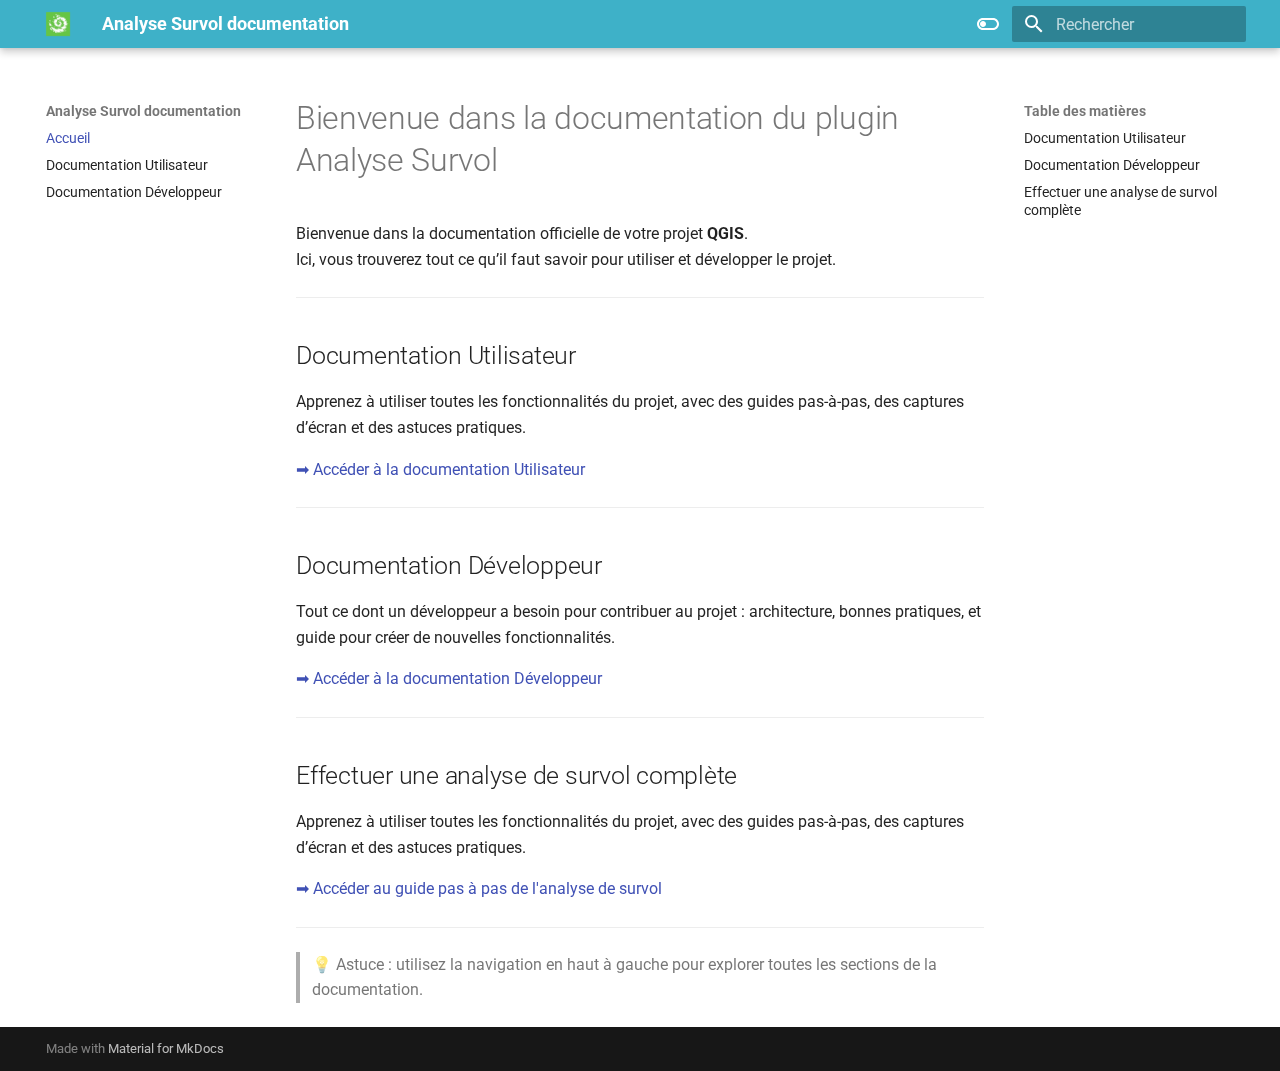
<file: index.html>
<!doctype html>
<html lang="fr" class="no-js">
  <head>
    
      <meta charset="utf-8">
      <meta name="viewport" content="width=device-width,initial-scale=1">
      
      
      
      
      
        <link rel="next" href="DOCUMENTATION_UTILISATEUR/">
      
      
      <link rel="icon" href="assets/images/favicon.png">
      <meta name="generator" content="mkdocs-1.6.1, mkdocs-material-9.6.20">
    
    
      
        <title>Analyse Survol documentation</title>
      
    
    
      <link rel="stylesheet" href="assets/stylesheets/main.e53b48f4.min.css">
      
        
        <link rel="stylesheet" href="assets/stylesheets/palette.06af60db.min.css">
      
      


    
    
      
    
    
      
        
        
        <link rel="preconnect" href="https://fonts.gstatic.com" crossorigin>
        <link rel="stylesheet" href="https://fonts.googleapis.com/css?family=Roboto:300,300i,400,400i,700,700i%7CRoboto+Mono:400,400i,700,700i&display=fallback">
        <style>:root{--md-text-font:"Roboto";--md-code-font:"Roboto Mono"}</style>
      
    
    
      <link rel="stylesheet" href="stylesheets/extra.css">
    
    <script>__md_scope=new URL(".",location),__md_hash=e=>[...e].reduce(((e,_)=>(e<<5)-e+_.charCodeAt(0)),0),__md_get=(e,_=localStorage,t=__md_scope)=>JSON.parse(_.getItem(t.pathname+"."+e)),__md_set=(e,_,t=localStorage,a=__md_scope)=>{try{t.setItem(a.pathname+"."+e,JSON.stringify(_))}catch(e){}}</script>
    
      

    
    
    
  </head>
  
  
    
    
      
    
    
    
    
    <body dir="ltr" data-md-color-scheme="pnm" data-md-color-primary="indigo" data-md-color-accent="indigo">
  
    
    <input class="md-toggle" data-md-toggle="drawer" type="checkbox" id="__drawer" autocomplete="off">
    <input class="md-toggle" data-md-toggle="search" type="checkbox" id="__search" autocomplete="off">
    <label class="md-overlay" for="__drawer"></label>
    <div data-md-component="skip">
      
        
        <a href="#bienvenue-dans-la-documentation-du-plugin-analyse-survol" class="md-skip">
          Aller au contenu
        </a>
      
    </div>
    <div data-md-component="announce">
      
    </div>
    
    
      

  

<header class="md-header md-header--shadow" data-md-component="header">
  <nav class="md-header__inner md-grid" aria-label="En-tête">
    <a href="." title="Analyse Survol documentation" class="md-header__button md-logo" aria-label="Analyse Survol documentation" data-md-component="logo">
      
  <img src="logo_embleme_pnm_quadri_vert.jpg" alt="logo">

    </a>
    <label class="md-header__button md-icon" for="__drawer">
      
      <svg xmlns="http://www.w3.org/2000/svg" viewBox="0 0 24 24"><path d="M3 6h18v2H3zm0 5h18v2H3zm0 5h18v2H3z"/></svg>
    </label>
    <div class="md-header__title" data-md-component="header-title">
      <div class="md-header__ellipsis">
        <div class="md-header__topic">
          <span class="md-ellipsis">
            Analyse Survol documentation
          </span>
        </div>
        <div class="md-header__topic" data-md-component="header-topic">
          <span class="md-ellipsis">
            
              Accueil
            
          </span>
        </div>
      </div>
    </div>
    
      
        <form class="md-header__option" data-md-component="palette">
  
    
    
    
    <input class="md-option" data-md-color-media="" data-md-color-scheme="pnm" data-md-color-primary="indigo" data-md-color-accent="indigo"  aria-label="Mode Sombre"  type="radio" name="__palette" id="__palette_0">
    
      <label class="md-header__button md-icon" title="Mode Sombre" for="__palette_1" hidden>
        <svg xmlns="http://www.w3.org/2000/svg" viewBox="0 0 24 24"><path d="M17 6H7c-3.31 0-6 2.69-6 6s2.69 6 6 6h10c3.31 0 6-2.69 6-6s-2.69-6-6-6m0 10H7c-2.21 0-4-1.79-4-4s1.79-4 4-4h10c2.21 0 4 1.79 4 4s-1.79 4-4 4M7 9c-1.66 0-3 1.34-3 3s1.34 3 3 3 3-1.34 3-3-1.34-3-3-3"/></svg>
      </label>
    
  
    
    
    
    <input class="md-option" data-md-color-media="" data-md-color-scheme="slate" data-md-color-primary="indigo" data-md-color-accent="indigo"  aria-label="Switch to light mode"  type="radio" name="__palette" id="__palette_1">
    
      <label class="md-header__button md-icon" title="Switch to light mode" for="__palette_0" hidden>
        <svg xmlns="http://www.w3.org/2000/svg" viewBox="0 0 24 24"><path d="M17 7H7a5 5 0 0 0-5 5 5 5 0 0 0 5 5h10a5 5 0 0 0 5-5 5 5 0 0 0-5-5m0 8a3 3 0 0 1-3-3 3 3 0 0 1 3-3 3 3 0 0 1 3 3 3 3 0 0 1-3 3"/></svg>
      </label>
    
  
</form>
      
    
    
      <script>var palette=__md_get("__palette");if(palette&&palette.color){if("(prefers-color-scheme)"===palette.color.media){var media=matchMedia("(prefers-color-scheme: light)"),input=document.querySelector(media.matches?"[data-md-color-media='(prefers-color-scheme: light)']":"[data-md-color-media='(prefers-color-scheme: dark)']");palette.color.media=input.getAttribute("data-md-color-media"),palette.color.scheme=input.getAttribute("data-md-color-scheme"),palette.color.primary=input.getAttribute("data-md-color-primary"),palette.color.accent=input.getAttribute("data-md-color-accent")}for(var[key,value]of Object.entries(palette.color))document.body.setAttribute("data-md-color-"+key,value)}</script>
    
    
    
      
      
        <label class="md-header__button md-icon" for="__search">
          
          <svg xmlns="http://www.w3.org/2000/svg" viewBox="0 0 24 24"><path d="M9.5 3A6.5 6.5 0 0 1 16 9.5c0 1.61-.59 3.09-1.56 4.23l.27.27h.79l5 5-1.5 1.5-5-5v-.79l-.27-.27A6.52 6.52 0 0 1 9.5 16 6.5 6.5 0 0 1 3 9.5 6.5 6.5 0 0 1 9.5 3m0 2C7 5 5 7 5 9.5S7 14 9.5 14 14 12 14 9.5 12 5 9.5 5"/></svg>
        </label>
        <div class="md-search" data-md-component="search" role="dialog">
  <label class="md-search__overlay" for="__search"></label>
  <div class="md-search__inner" role="search">
    <form class="md-search__form" name="search">
      <input type="text" class="md-search__input" name="query" aria-label="Rechercher" placeholder="Rechercher" autocapitalize="off" autocorrect="off" autocomplete="off" spellcheck="false" data-md-component="search-query" required>
      <label class="md-search__icon md-icon" for="__search">
        
        <svg xmlns="http://www.w3.org/2000/svg" viewBox="0 0 24 24"><path d="M9.5 3A6.5 6.5 0 0 1 16 9.5c0 1.61-.59 3.09-1.56 4.23l.27.27h.79l5 5-1.5 1.5-5-5v-.79l-.27-.27A6.52 6.52 0 0 1 9.5 16 6.5 6.5 0 0 1 3 9.5 6.5 6.5 0 0 1 9.5 3m0 2C7 5 5 7 5 9.5S7 14 9.5 14 14 12 14 9.5 12 5 9.5 5"/></svg>
        
        <svg xmlns="http://www.w3.org/2000/svg" viewBox="0 0 24 24"><path d="M20 11v2H8l5.5 5.5-1.42 1.42L4.16 12l7.92-7.92L13.5 5.5 8 11z"/></svg>
      </label>
      <nav class="md-search__options" aria-label="Recherche">
        
        <button type="reset" class="md-search__icon md-icon" title="Effacer" aria-label="Effacer" tabindex="-1">
          
          <svg xmlns="http://www.w3.org/2000/svg" viewBox="0 0 24 24"><path d="M19 6.41 17.59 5 12 10.59 6.41 5 5 6.41 10.59 12 5 17.59 6.41 19 12 13.41 17.59 19 19 17.59 13.41 12z"/></svg>
        </button>
      </nav>
      
    </form>
    <div class="md-search__output">
      <div class="md-search__scrollwrap" tabindex="0" data-md-scrollfix>
        <div class="md-search-result" data-md-component="search-result">
          <div class="md-search-result__meta">
            Initialisation de la recherche
          </div>
          <ol class="md-search-result__list" role="presentation"></ol>
        </div>
      </div>
    </div>
  </div>
</div>
      
    
    
  </nav>
  
</header>
    
    <div class="md-container" data-md-component="container">
      
      
        
          
        
      
      <main class="md-main" data-md-component="main">
        <div class="md-main__inner md-grid">
          
            
              
              <div class="md-sidebar md-sidebar--primary" data-md-component="sidebar" data-md-type="navigation" >
                <div class="md-sidebar__scrollwrap">
                  <div class="md-sidebar__inner">
                    



<nav class="md-nav md-nav--primary" aria-label="Navigation" data-md-level="0">
  <label class="md-nav__title" for="__drawer">
    <a href="." title="Analyse Survol documentation" class="md-nav__button md-logo" aria-label="Analyse Survol documentation" data-md-component="logo">
      
  <img src="logo_embleme_pnm_quadri_vert.jpg" alt="logo">

    </a>
    Analyse Survol documentation
  </label>
  
  <ul class="md-nav__list" data-md-scrollfix>
    
      
      
  
  
    
  
  
  
    <li class="md-nav__item md-nav__item--active">
      
      <input class="md-nav__toggle md-toggle" type="checkbox" id="__toc">
      
      
        
      
      
        <label class="md-nav__link md-nav__link--active" for="__toc">
          
  
  
  <span class="md-ellipsis">
    Accueil
    
  </span>
  

          <span class="md-nav__icon md-icon"></span>
        </label>
      
      <a href="." class="md-nav__link md-nav__link--active">
        
  
  
  <span class="md-ellipsis">
    Accueil
    
  </span>
  

      </a>
      
        

<nav class="md-nav md-nav--secondary" aria-label="Table des matières">
  
  
  
    
  
  
    <label class="md-nav__title" for="__toc">
      <span class="md-nav__icon md-icon"></span>
      Table des matières
    </label>
    <ul class="md-nav__list" data-md-component="toc" data-md-scrollfix>
      
        <li class="md-nav__item">
  <a href="#documentation-utilisateur" class="md-nav__link">
    <span class="md-ellipsis">
      Documentation Utilisateur
    </span>
  </a>
  
</li>
      
        <li class="md-nav__item">
  <a href="#documentation-developpeur" class="md-nav__link">
    <span class="md-ellipsis">
      Documentation Développeur
    </span>
  </a>
  
</li>
      
        <li class="md-nav__item">
  <a href="#effectuer-une-analyse-de-survol-complete" class="md-nav__link">
    <span class="md-ellipsis">
      Effectuer une analyse de survol complète
    </span>
  </a>
  
</li>
      
    </ul>
  
</nav>
      
    </li>
  

    
      
      
  
  
  
  
    <li class="md-nav__item">
      <a href="DOCUMENTATION_UTILISATEUR/" class="md-nav__link">
        
  
  
  <span class="md-ellipsis">
    Documentation Utilisateur
    
  </span>
  

      </a>
    </li>
  

    
      
      
  
  
  
  
    <li class="md-nav__item">
      <a href="DOCUMENTATION_DEVELOPPEUR/" class="md-nav__link">
        
  
  
  <span class="md-ellipsis">
    Documentation Développeur
    
  </span>
  

      </a>
    </li>
  

    
  </ul>
</nav>
                  </div>
                </div>
              </div>
            
            
              
              <div class="md-sidebar md-sidebar--secondary" data-md-component="sidebar" data-md-type="toc" >
                <div class="md-sidebar__scrollwrap">
                  <div class="md-sidebar__inner">
                    

<nav class="md-nav md-nav--secondary" aria-label="Table des matières">
  
  
  
    
  
  
    <label class="md-nav__title" for="__toc">
      <span class="md-nav__icon md-icon"></span>
      Table des matières
    </label>
    <ul class="md-nav__list" data-md-component="toc" data-md-scrollfix>
      
        <li class="md-nav__item">
  <a href="#documentation-utilisateur" class="md-nav__link">
    <span class="md-ellipsis">
      Documentation Utilisateur
    </span>
  </a>
  
</li>
      
        <li class="md-nav__item">
  <a href="#documentation-developpeur" class="md-nav__link">
    <span class="md-ellipsis">
      Documentation Développeur
    </span>
  </a>
  
</li>
      
        <li class="md-nav__item">
  <a href="#effectuer-une-analyse-de-survol-complete" class="md-nav__link">
    <span class="md-ellipsis">
      Effectuer une analyse de survol complète
    </span>
  </a>
  
</li>
      
    </ul>
  
</nav>
                  </div>
                </div>
              </div>
            
          
          
            <div class="md-content" data-md-component="content">
              <article class="md-content__inner md-typeset">
                
                  



<h1 id="bienvenue-dans-la-documentation-du-plugin-analyse-survol">Bienvenue dans la documentation du plugin Analyse Survol</h1>
<p>Bienvenue dans la documentation officielle de votre projet <strong>QGIS</strong>.<br />
Ici, vous trouverez tout ce qu’il faut savoir pour utiliser et développer le projet.</p>
<hr />
<h2 id="documentation-utilisateur">Documentation Utilisateur</h2>
<p>Apprenez à utiliser toutes les fonctionnalités du projet, avec des guides pas-à-pas, des captures d’écran et des astuces pratiques.</p>
<p><a href="DOCUMENTATION_UTILISATEUR/">➡ Accéder à la documentation Utilisateur</a></p>
<hr />
<h2 id="documentation-developpeur">Documentation Développeur</h2>
<p>Tout ce dont un développeur a besoin pour contribuer au projet : architecture, bonnes pratiques, et guide pour créer de nouvelles fonctionnalités.</p>
<p><a href="DOCUMENTATION_DEVELOPPEUR/">➡ Accéder à la documentation Développeur</a></p>
<hr />
<h2 id="effectuer-une-analyse-de-survol-complete">Effectuer une analyse de survol complète</h2>
<p>Apprenez à utiliser toutes les fonctionnalités du projet, avec des guides pas-à-pas, des captures d’écran et des astuces pratiques.</p>
<p><a href="DOCUMENTATION_UTILISATEUR/#analyse-de-conformite-de-vol">➡ Accéder au guide pas à pas de l'analyse de survol</a></p>
<hr />
<blockquote>
<p>💡 Astuce : utilisez la navigation en haut à gauche pour explorer toutes les sections de la documentation.</p>
</blockquote>












                
              </article>
            </div>
          
          
<script>var target=document.getElementById(location.hash.slice(1));target&&target.name&&(target.checked=target.name.startsWith("__tabbed_"))</script>
        </div>
        
      </main>
      
        <footer class="md-footer">
  
  <div class="md-footer-meta md-typeset">
    <div class="md-footer-meta__inner md-grid">
      <div class="md-copyright">
  
  
    Made with
    <a href="https://squidfunk.github.io/mkdocs-material/" target="_blank" rel="noopener">
      Material for MkDocs
    </a>
  
</div>
      
    </div>
  </div>
</footer>
      
    </div>
    <div class="md-dialog" data-md-component="dialog">
      <div class="md-dialog__inner md-typeset"></div>
    </div>
    
    
    
      
      <script id="__config" type="application/json">{"base": ".", "features": [], "search": "assets/javascripts/workers/search.973d3a69.min.js", "tags": null, "translations": {"clipboard.copied": "Copi\u00e9 dans le presse-papier", "clipboard.copy": "Copier dans le presse-papier", "search.result.more.one": "1 de plus sur cette page", "search.result.more.other": "# de plus sur cette page", "search.result.none": "Aucun document trouv\u00e9", "search.result.one": "1 document trouv\u00e9", "search.result.other": "# documents trouv\u00e9s", "search.result.placeholder": "Taper pour d\u00e9marrer la recherche", "search.result.term.missing": "Non trouv\u00e9", "select.version": "S\u00e9lectionner la version"}, "version": null}</script>
    
    
      <script src="assets/javascripts/bundle.f55a23d4.min.js"></script>
      
    
  </body>
</html>
</file>
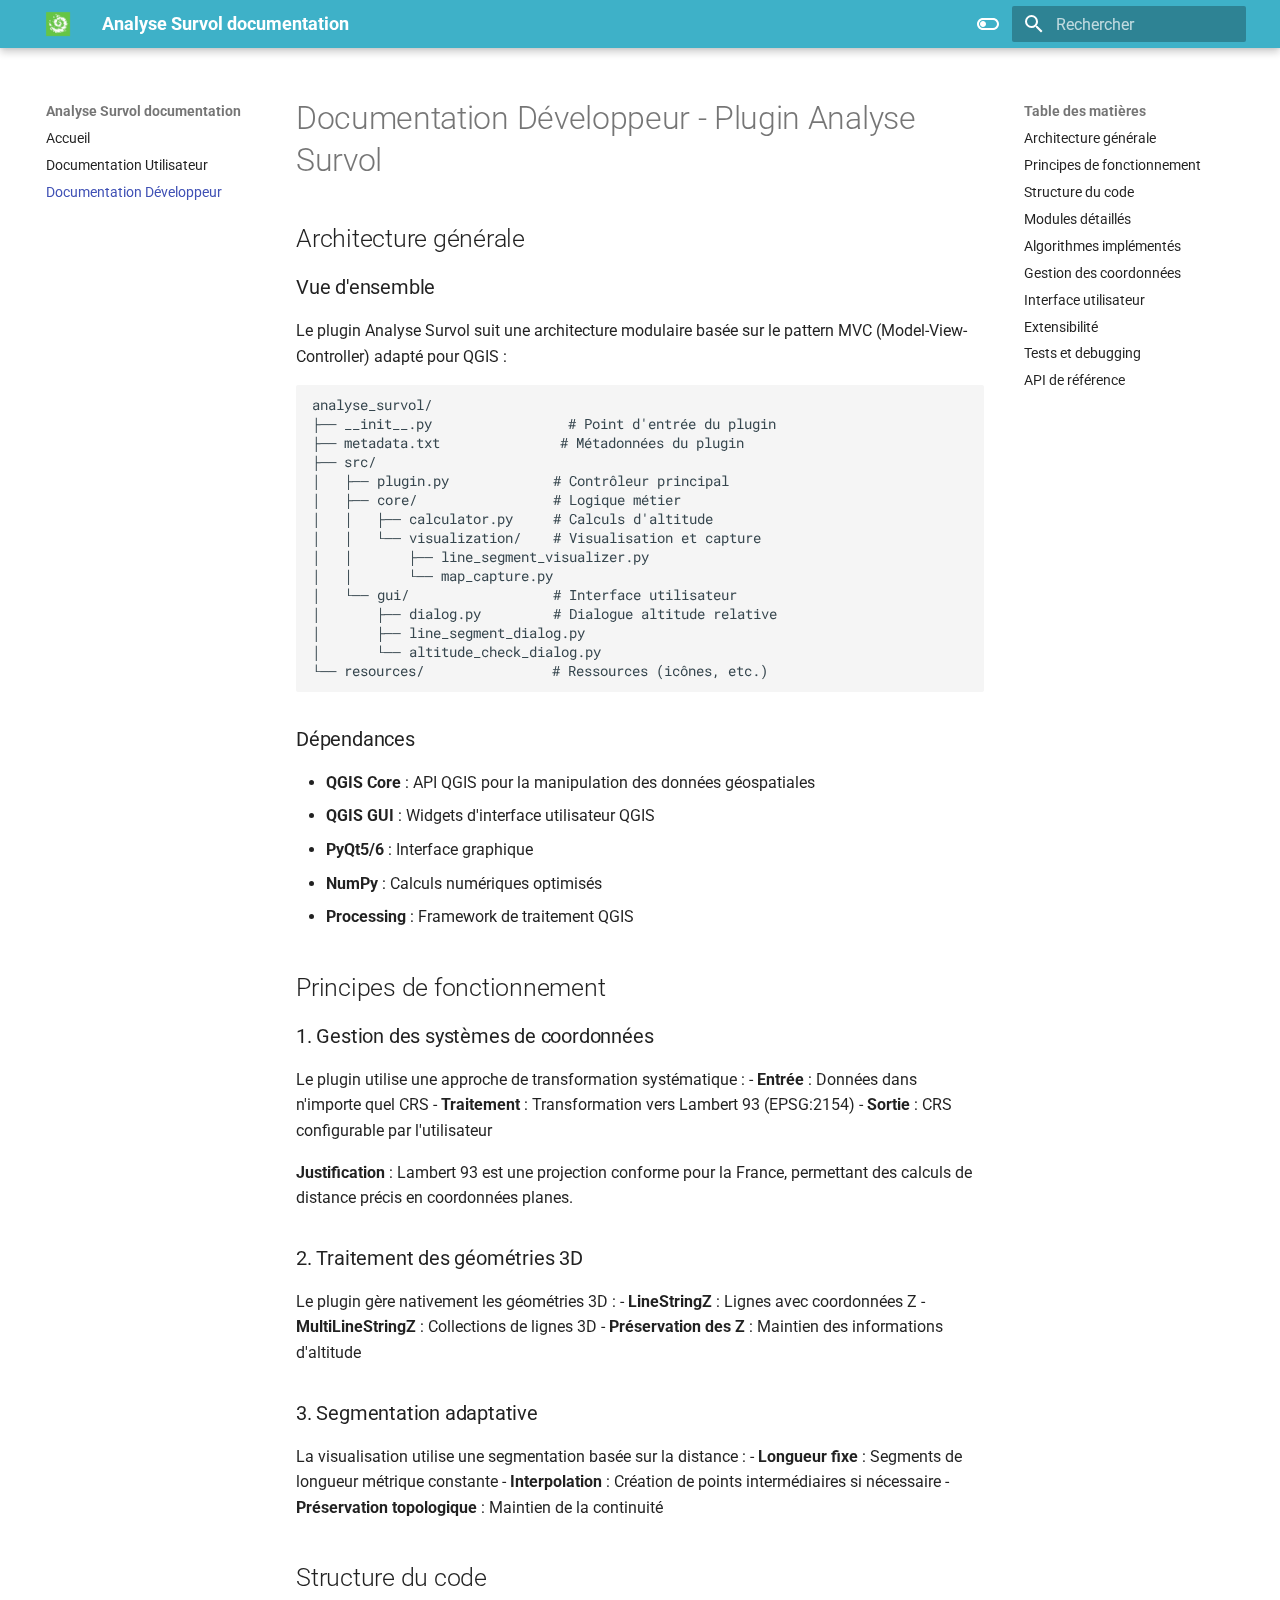
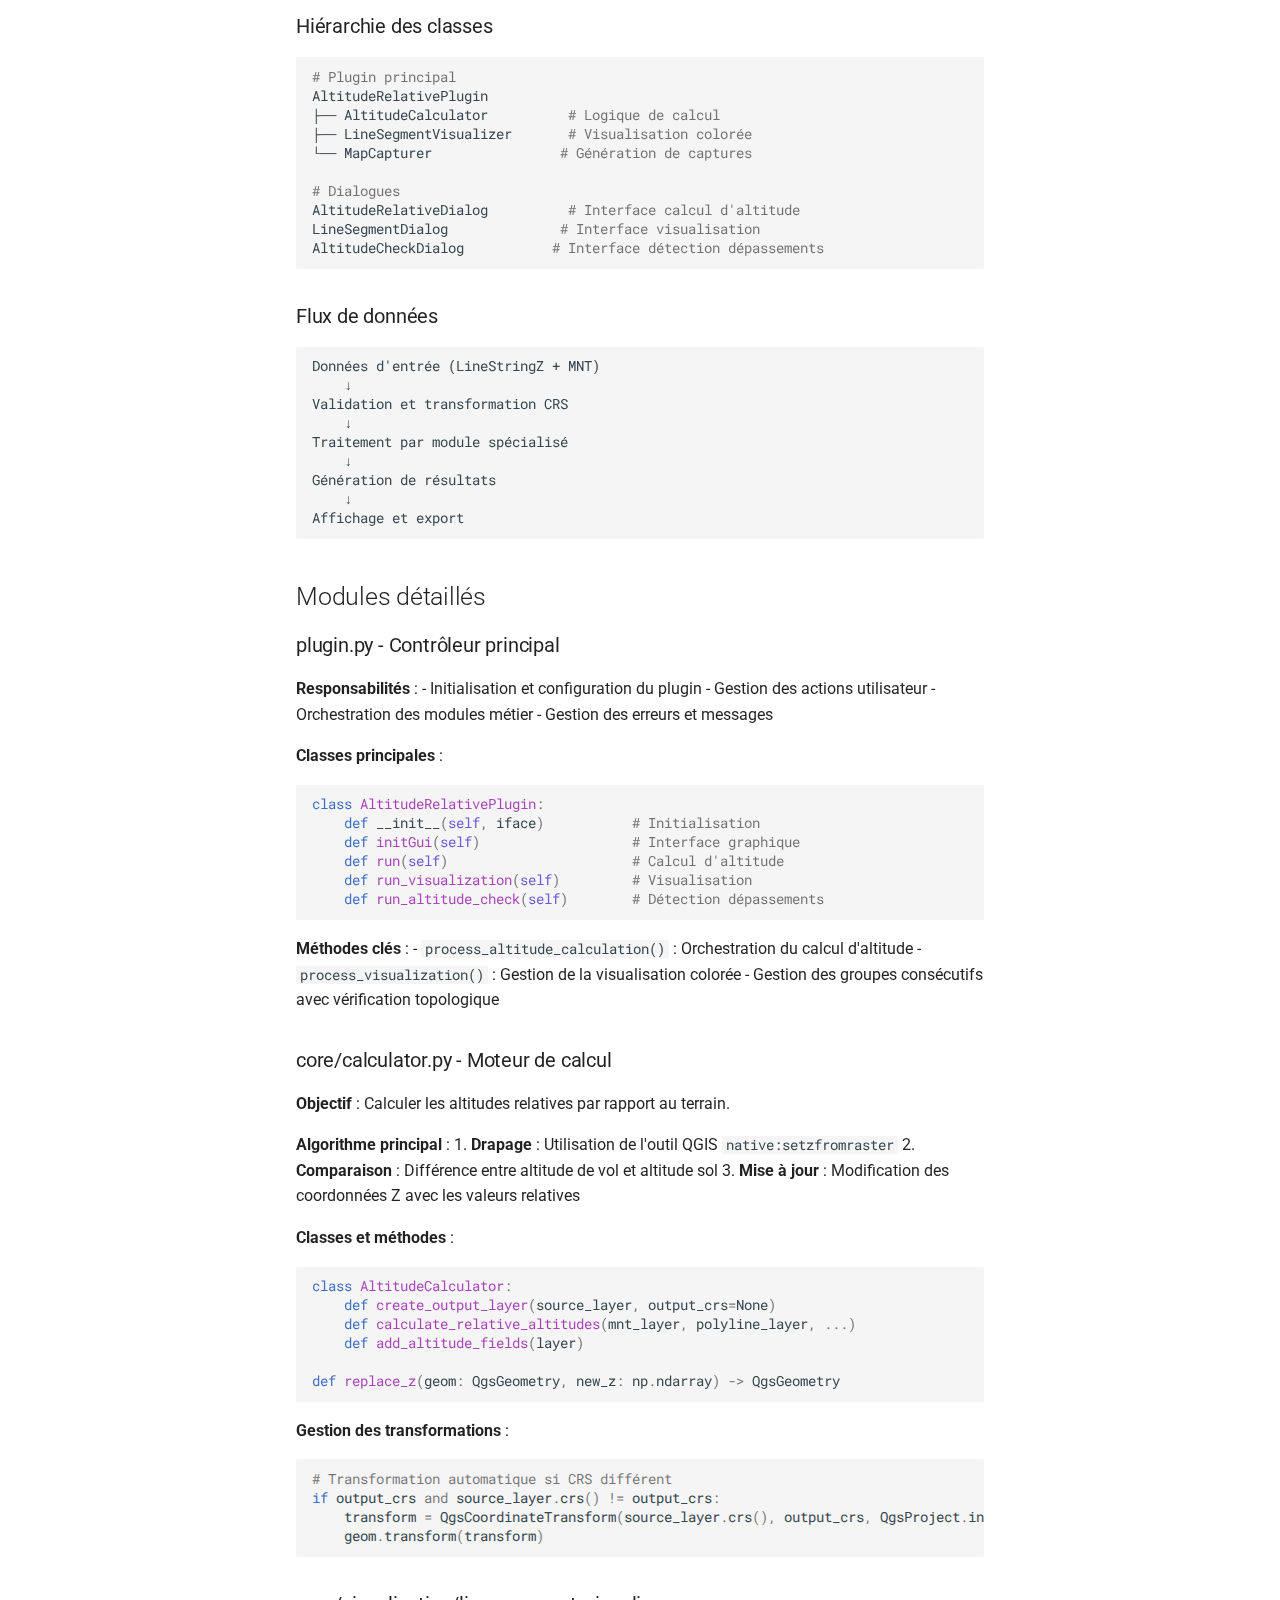
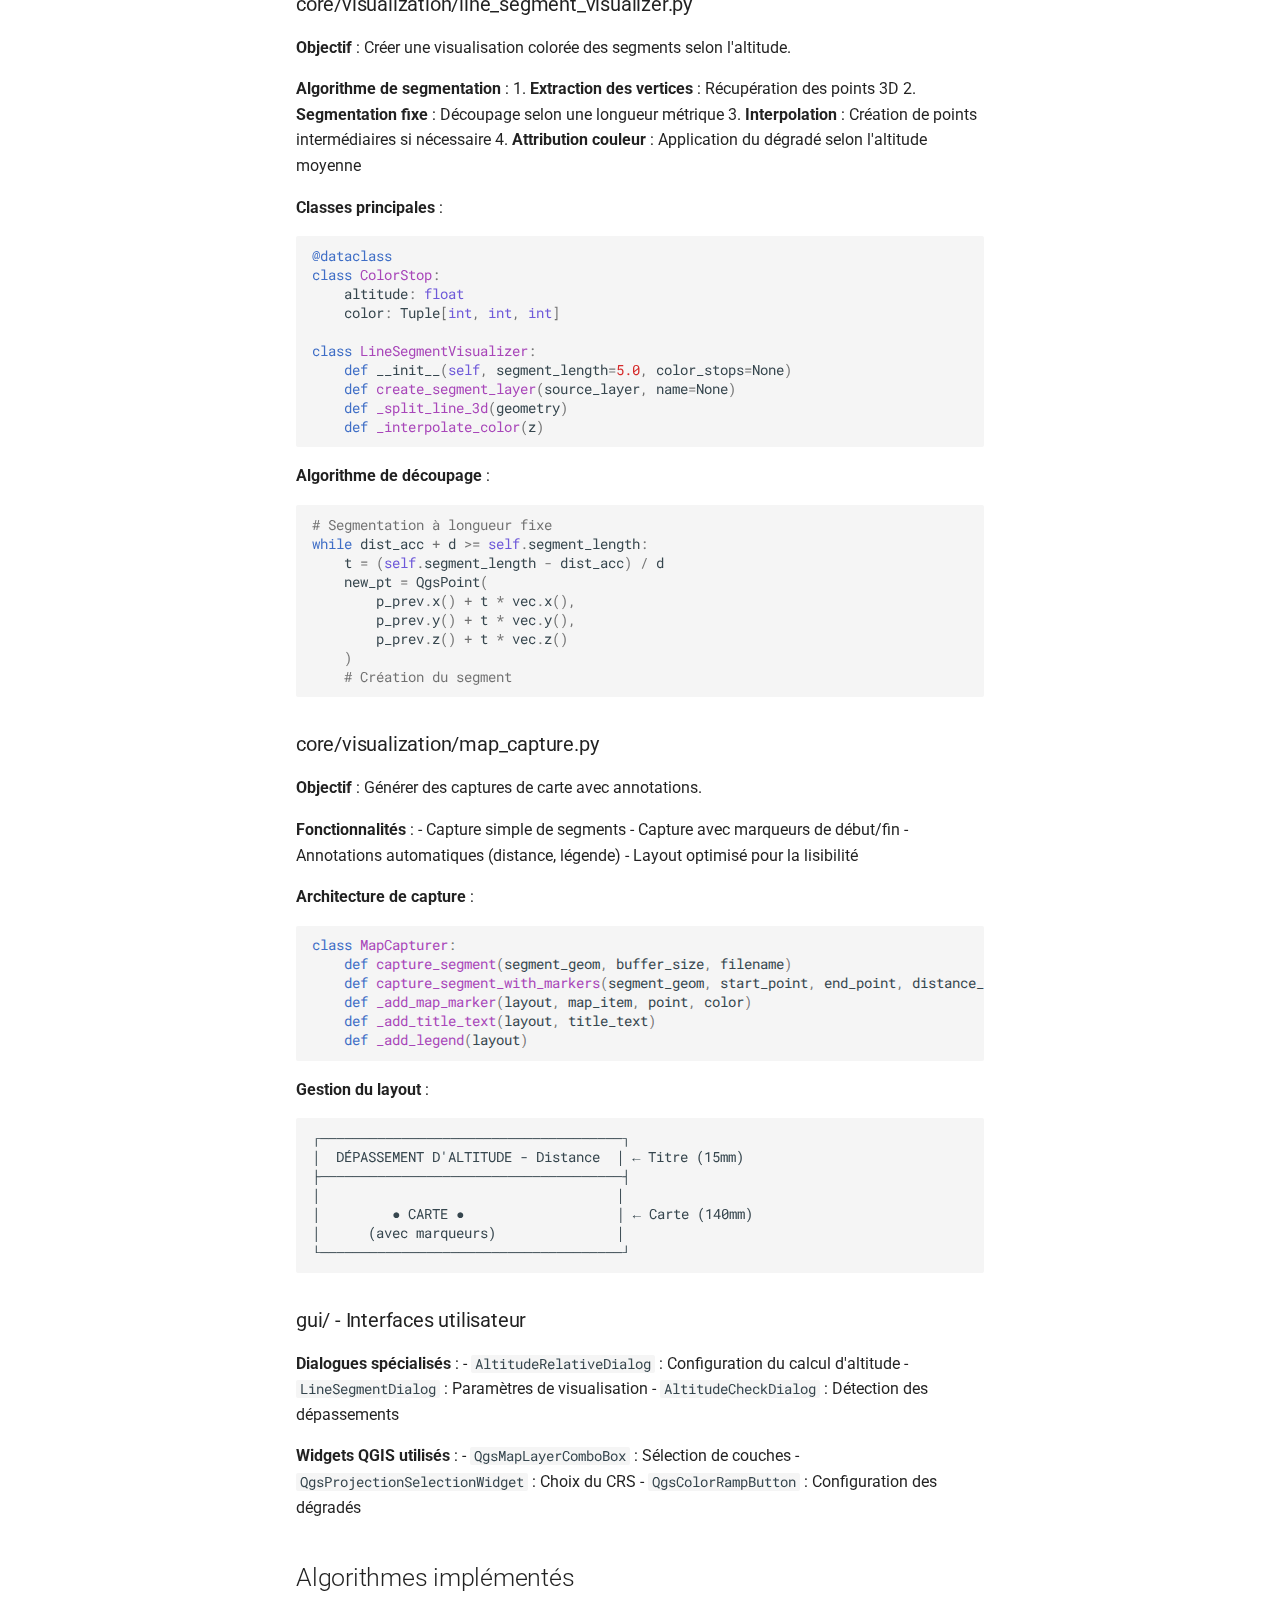
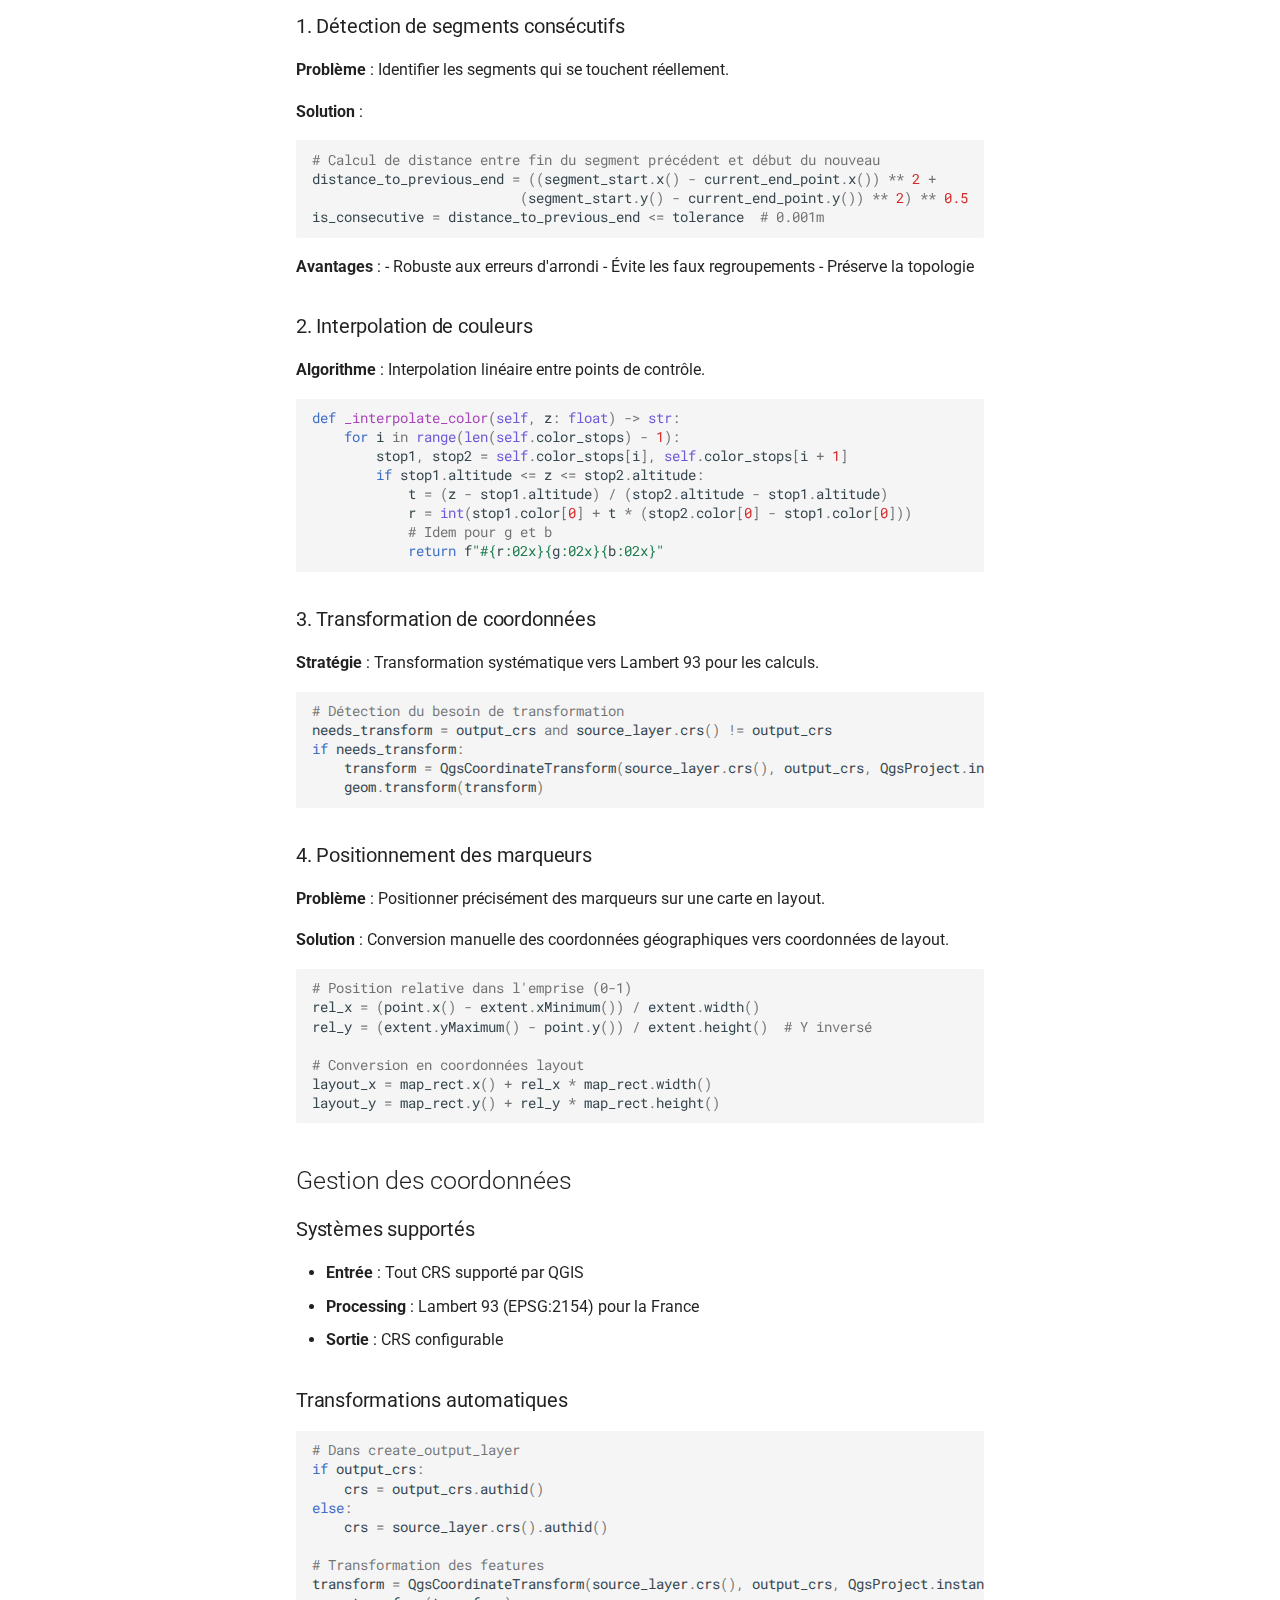
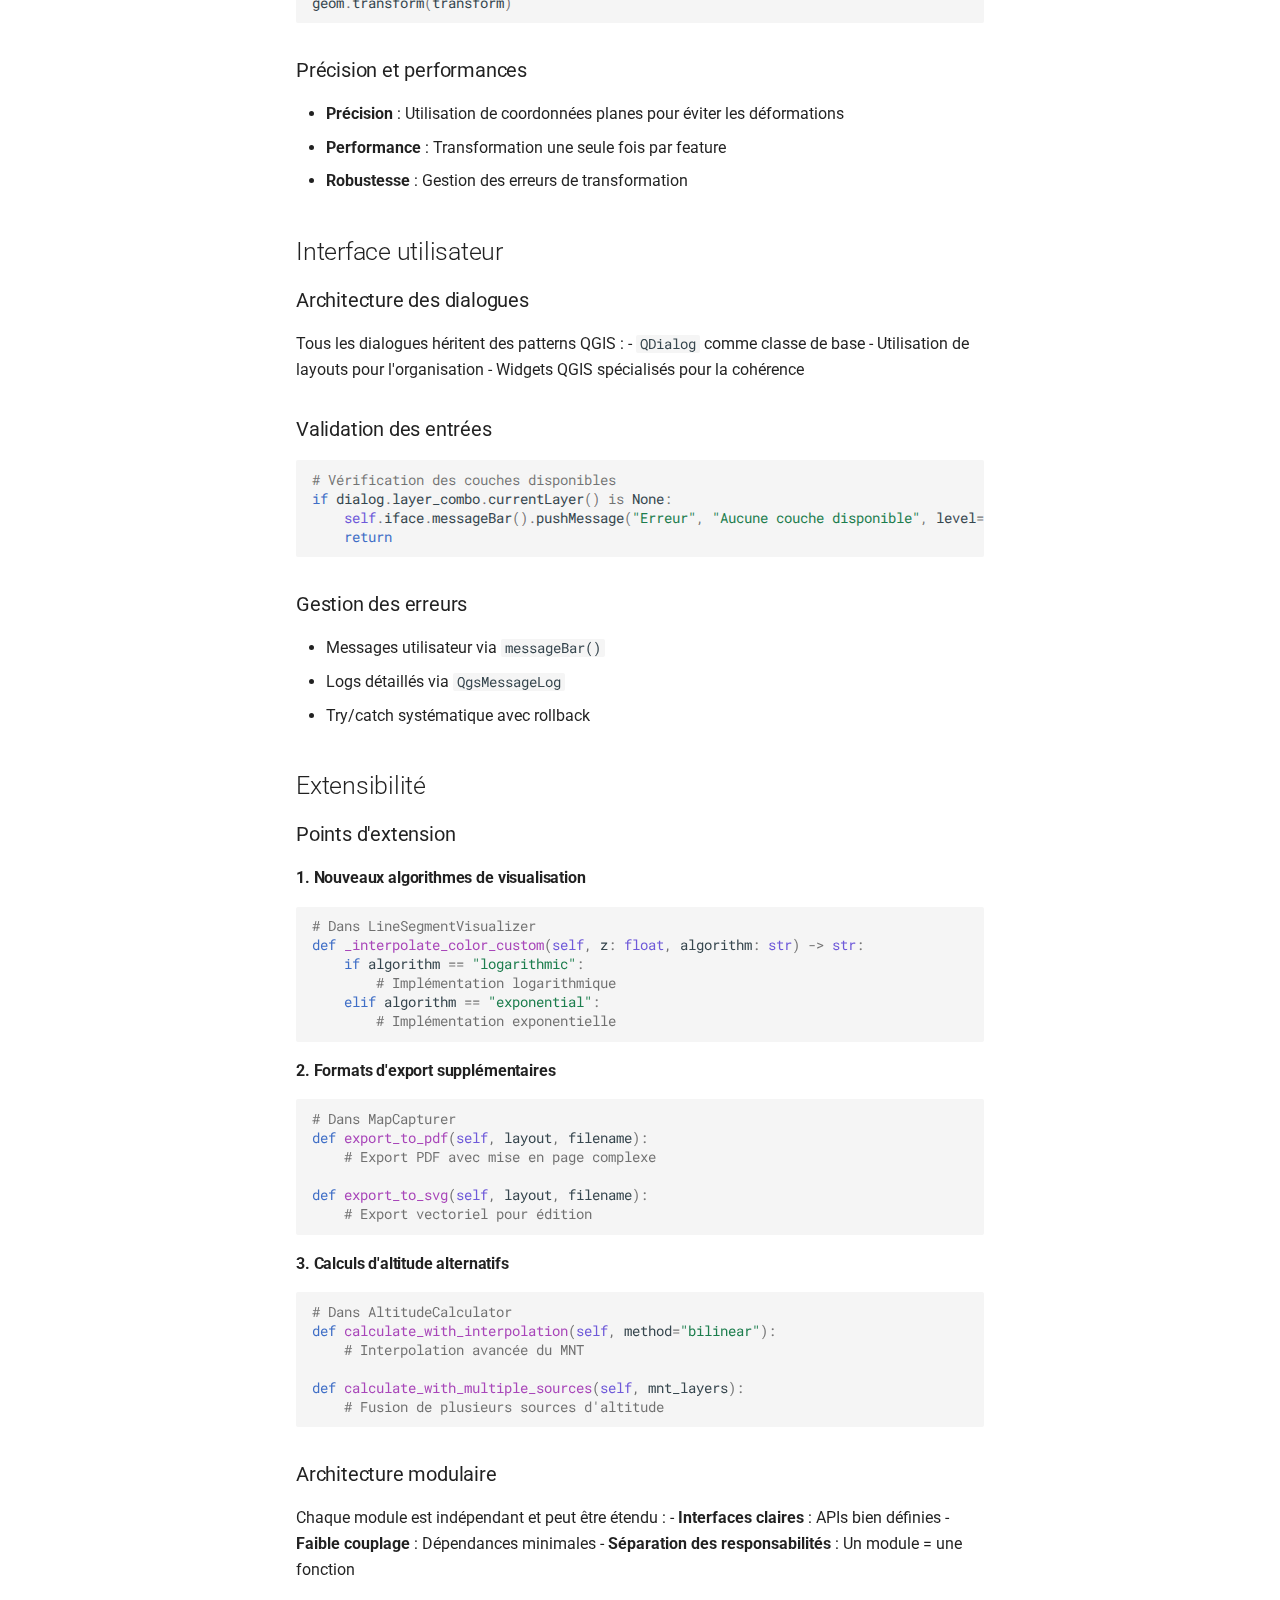
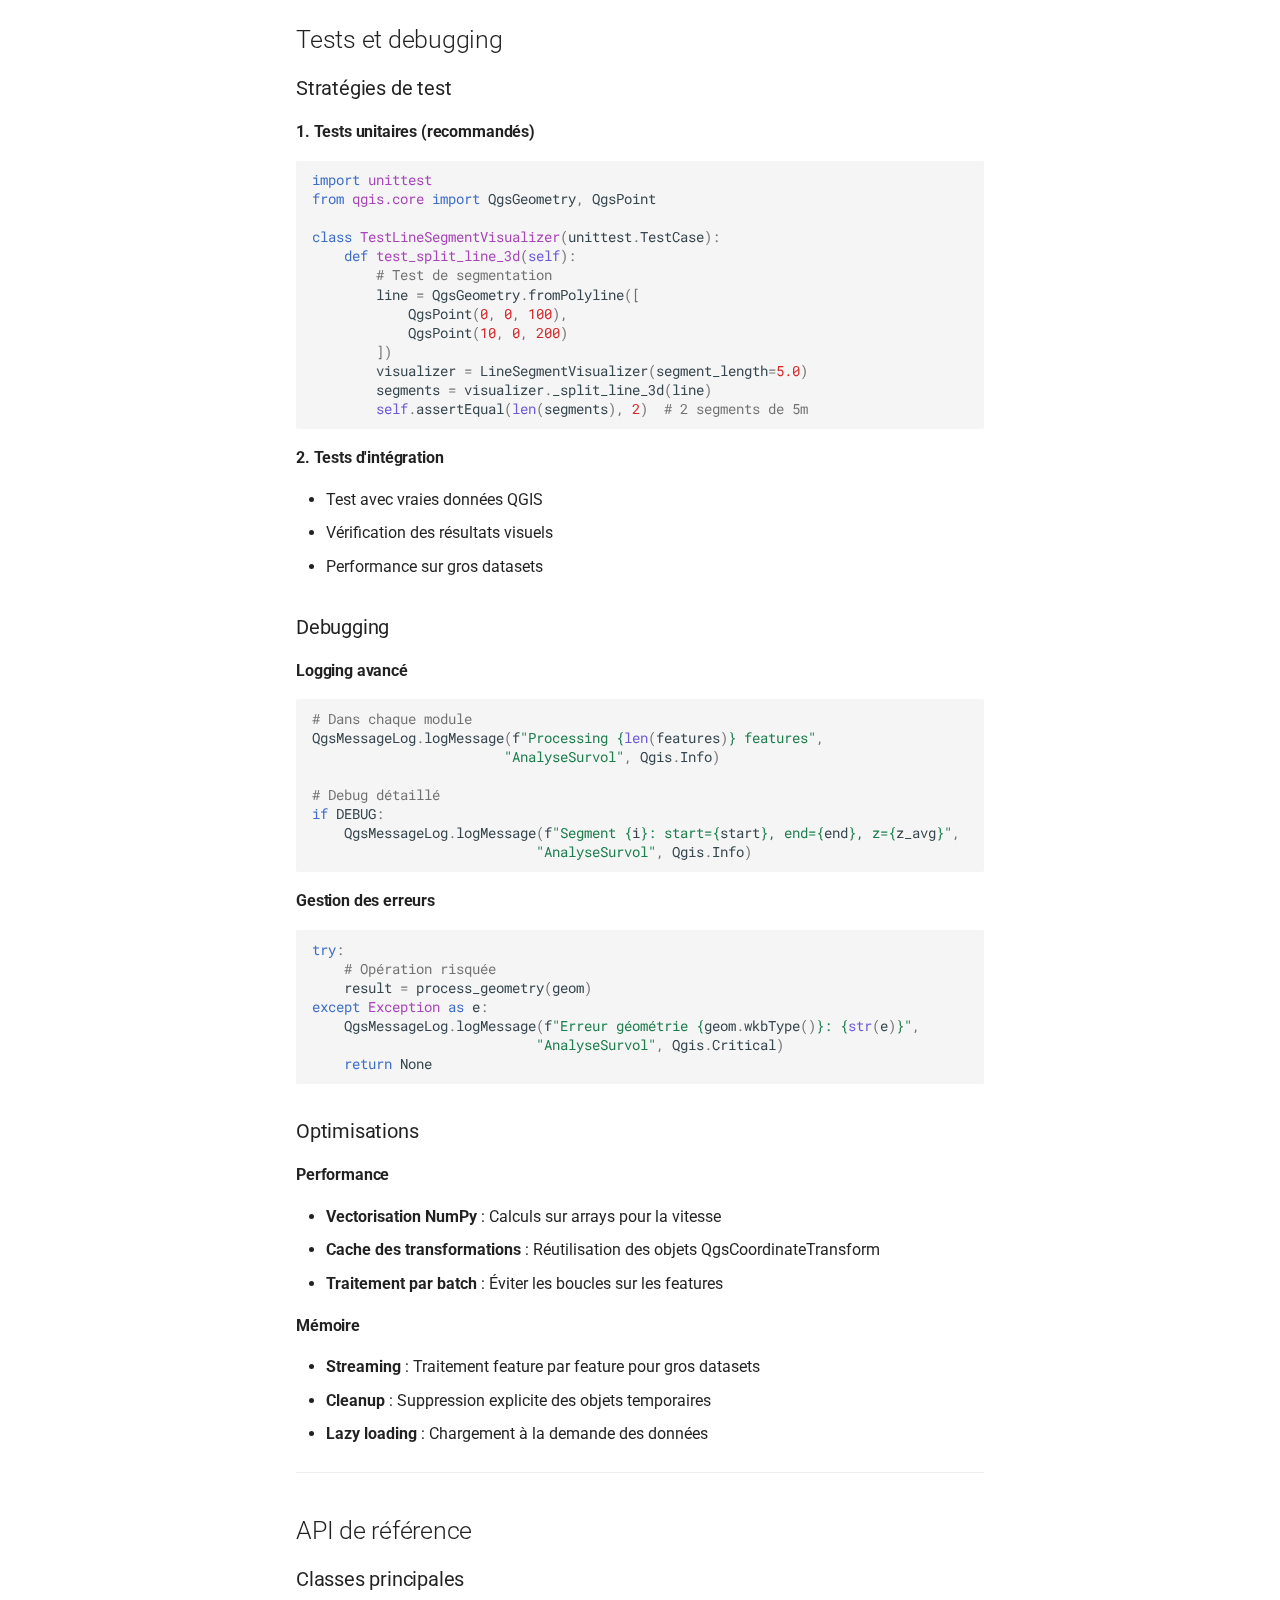
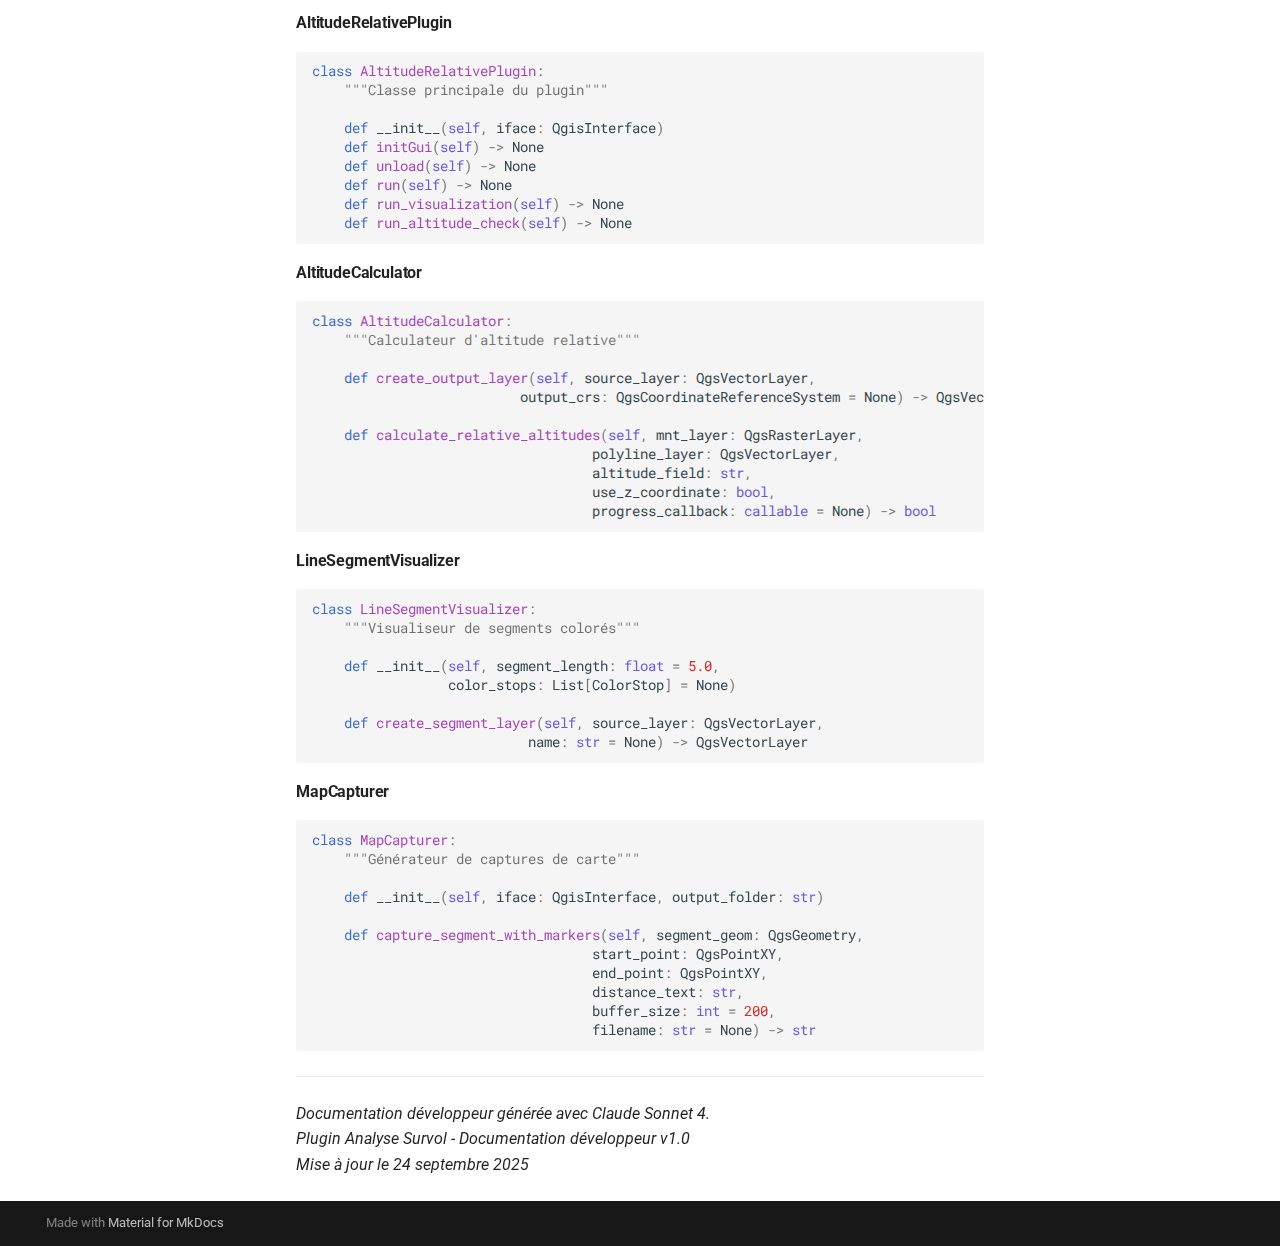
<file: DOCUMENTATION_DEVELOPPEUR/index.html>
<!doctype html>
<html lang="fr" class="no-js">
  <head>
    
      <meta charset="utf-8">
      <meta name="viewport" content="width=device-width,initial-scale=1">
      
      
      
      
        <link rel="prev" href="../DOCUMENTATION_UTILISATEUR/">
      
      
      
      <link rel="icon" href="../assets/images/favicon.png">
      <meta name="generator" content="mkdocs-1.6.1, mkdocs-material-9.6.20">
    
    
      
        <title>Documentation Développeur - Analyse Survol documentation</title>
      
    
    
      <link rel="stylesheet" href="../assets/stylesheets/main.e53b48f4.min.css">
      
        
        <link rel="stylesheet" href="../assets/stylesheets/palette.06af60db.min.css">
      
      


    
    
      
    
    
      
        
        
        <link rel="preconnect" href="https://fonts.gstatic.com" crossorigin>
        <link rel="stylesheet" href="https://fonts.googleapis.com/css?family=Roboto:300,300i,400,400i,700,700i%7CRoboto+Mono:400,400i,700,700i&display=fallback">
        <style>:root{--md-text-font:"Roboto";--md-code-font:"Roboto Mono"}</style>
      
    
    
      <link rel="stylesheet" href="../stylesheets/extra.css">
    
    <script>__md_scope=new URL("..",location),__md_hash=e=>[...e].reduce(((e,_)=>(e<<5)-e+_.charCodeAt(0)),0),__md_get=(e,_=localStorage,t=__md_scope)=>JSON.parse(_.getItem(t.pathname+"."+e)),__md_set=(e,_,t=localStorage,a=__md_scope)=>{try{t.setItem(a.pathname+"."+e,JSON.stringify(_))}catch(e){}}</script>
    
      

    
    
    
  </head>
  
  
    
    
      
    
    
    
    
    <body dir="ltr" data-md-color-scheme="pnm" data-md-color-primary="indigo" data-md-color-accent="indigo">
  
    
    <input class="md-toggle" data-md-toggle="drawer" type="checkbox" id="__drawer" autocomplete="off">
    <input class="md-toggle" data-md-toggle="search" type="checkbox" id="__search" autocomplete="off">
    <label class="md-overlay" for="__drawer"></label>
    <div data-md-component="skip">
      
        
        <a href="#documentation-developpeur-plugin-analyse-survol" class="md-skip">
          Aller au contenu
        </a>
      
    </div>
    <div data-md-component="announce">
      
    </div>
    
    
      

  

<header class="md-header md-header--shadow" data-md-component="header">
  <nav class="md-header__inner md-grid" aria-label="En-tête">
    <a href=".." title="Analyse Survol documentation" class="md-header__button md-logo" aria-label="Analyse Survol documentation" data-md-component="logo">
      
  <img src="../logo_embleme_pnm_quadri_vert.jpg" alt="logo">

    </a>
    <label class="md-header__button md-icon" for="__drawer">
      
      <svg xmlns="http://www.w3.org/2000/svg" viewBox="0 0 24 24"><path d="M3 6h18v2H3zm0 5h18v2H3zm0 5h18v2H3z"/></svg>
    </label>
    <div class="md-header__title" data-md-component="header-title">
      <div class="md-header__ellipsis">
        <div class="md-header__topic">
          <span class="md-ellipsis">
            Analyse Survol documentation
          </span>
        </div>
        <div class="md-header__topic" data-md-component="header-topic">
          <span class="md-ellipsis">
            
              Documentation Développeur
            
          </span>
        </div>
      </div>
    </div>
    
      
        <form class="md-header__option" data-md-component="palette">
  
    
    
    
    <input class="md-option" data-md-color-media="" data-md-color-scheme="pnm" data-md-color-primary="indigo" data-md-color-accent="indigo"  aria-label="Mode Sombre"  type="radio" name="__palette" id="__palette_0">
    
      <label class="md-header__button md-icon" title="Mode Sombre" for="__palette_1" hidden>
        <svg xmlns="http://www.w3.org/2000/svg" viewBox="0 0 24 24"><path d="M17 6H7c-3.31 0-6 2.69-6 6s2.69 6 6 6h10c3.31 0 6-2.69 6-6s-2.69-6-6-6m0 10H7c-2.21 0-4-1.79-4-4s1.79-4 4-4h10c2.21 0 4 1.79 4 4s-1.79 4-4 4M7 9c-1.66 0-3 1.34-3 3s1.34 3 3 3 3-1.34 3-3-1.34-3-3-3"/></svg>
      </label>
    
  
    
    
    
    <input class="md-option" data-md-color-media="" data-md-color-scheme="slate" data-md-color-primary="indigo" data-md-color-accent="indigo"  aria-label="Switch to light mode"  type="radio" name="__palette" id="__palette_1">
    
      <label class="md-header__button md-icon" title="Switch to light mode" for="__palette_0" hidden>
        <svg xmlns="http://www.w3.org/2000/svg" viewBox="0 0 24 24"><path d="M17 7H7a5 5 0 0 0-5 5 5 5 0 0 0 5 5h10a5 5 0 0 0 5-5 5 5 0 0 0-5-5m0 8a3 3 0 0 1-3-3 3 3 0 0 1 3-3 3 3 0 0 1 3 3 3 3 0 0 1-3 3"/></svg>
      </label>
    
  
</form>
      
    
    
      <script>var palette=__md_get("__palette");if(palette&&palette.color){if("(prefers-color-scheme)"===palette.color.media){var media=matchMedia("(prefers-color-scheme: light)"),input=document.querySelector(media.matches?"[data-md-color-media='(prefers-color-scheme: light)']":"[data-md-color-media='(prefers-color-scheme: dark)']");palette.color.media=input.getAttribute("data-md-color-media"),palette.color.scheme=input.getAttribute("data-md-color-scheme"),palette.color.primary=input.getAttribute("data-md-color-primary"),palette.color.accent=input.getAttribute("data-md-color-accent")}for(var[key,value]of Object.entries(palette.color))document.body.setAttribute("data-md-color-"+key,value)}</script>
    
    
    
      
      
        <label class="md-header__button md-icon" for="__search">
          
          <svg xmlns="http://www.w3.org/2000/svg" viewBox="0 0 24 24"><path d="M9.5 3A6.5 6.5 0 0 1 16 9.5c0 1.61-.59 3.09-1.56 4.23l.27.27h.79l5 5-1.5 1.5-5-5v-.79l-.27-.27A6.52 6.52 0 0 1 9.5 16 6.5 6.5 0 0 1 3 9.5 6.5 6.5 0 0 1 9.5 3m0 2C7 5 5 7 5 9.5S7 14 9.5 14 14 12 14 9.5 12 5 9.5 5"/></svg>
        </label>
        <div class="md-search" data-md-component="search" role="dialog">
  <label class="md-search__overlay" for="__search"></label>
  <div class="md-search__inner" role="search">
    <form class="md-search__form" name="search">
      <input type="text" class="md-search__input" name="query" aria-label="Rechercher" placeholder="Rechercher" autocapitalize="off" autocorrect="off" autocomplete="off" spellcheck="false" data-md-component="search-query" required>
      <label class="md-search__icon md-icon" for="__search">
        
        <svg xmlns="http://www.w3.org/2000/svg" viewBox="0 0 24 24"><path d="M9.5 3A6.5 6.5 0 0 1 16 9.5c0 1.61-.59 3.09-1.56 4.23l.27.27h.79l5 5-1.5 1.5-5-5v-.79l-.27-.27A6.52 6.52 0 0 1 9.5 16 6.5 6.5 0 0 1 3 9.5 6.5 6.5 0 0 1 9.5 3m0 2C7 5 5 7 5 9.5S7 14 9.5 14 14 12 14 9.5 12 5 9.5 5"/></svg>
        
        <svg xmlns="http://www.w3.org/2000/svg" viewBox="0 0 24 24"><path d="M20 11v2H8l5.5 5.5-1.42 1.42L4.16 12l7.92-7.92L13.5 5.5 8 11z"/></svg>
      </label>
      <nav class="md-search__options" aria-label="Recherche">
        
        <button type="reset" class="md-search__icon md-icon" title="Effacer" aria-label="Effacer" tabindex="-1">
          
          <svg xmlns="http://www.w3.org/2000/svg" viewBox="0 0 24 24"><path d="M19 6.41 17.59 5 12 10.59 6.41 5 5 6.41 10.59 12 5 17.59 6.41 19 12 13.41 17.59 19 19 17.59 13.41 12z"/></svg>
        </button>
      </nav>
      
    </form>
    <div class="md-search__output">
      <div class="md-search__scrollwrap" tabindex="0" data-md-scrollfix>
        <div class="md-search-result" data-md-component="search-result">
          <div class="md-search-result__meta">
            Initialisation de la recherche
          </div>
          <ol class="md-search-result__list" role="presentation"></ol>
        </div>
      </div>
    </div>
  </div>
</div>
      
    
    
  </nav>
  
</header>
    
    <div class="md-container" data-md-component="container">
      
      
        
          
        
      
      <main class="md-main" data-md-component="main">
        <div class="md-main__inner md-grid">
          
            
              
              <div class="md-sidebar md-sidebar--primary" data-md-component="sidebar" data-md-type="navigation" >
                <div class="md-sidebar__scrollwrap">
                  <div class="md-sidebar__inner">
                    



<nav class="md-nav md-nav--primary" aria-label="Navigation" data-md-level="0">
  <label class="md-nav__title" for="__drawer">
    <a href=".." title="Analyse Survol documentation" class="md-nav__button md-logo" aria-label="Analyse Survol documentation" data-md-component="logo">
      
  <img src="../logo_embleme_pnm_quadri_vert.jpg" alt="logo">

    </a>
    Analyse Survol documentation
  </label>
  
  <ul class="md-nav__list" data-md-scrollfix>
    
      
      
  
  
  
  
    <li class="md-nav__item">
      <a href=".." class="md-nav__link">
        
  
  
  <span class="md-ellipsis">
    Accueil
    
  </span>
  

      </a>
    </li>
  

    
      
      
  
  
  
  
    <li class="md-nav__item">
      <a href="../DOCUMENTATION_UTILISATEUR/" class="md-nav__link">
        
  
  
  <span class="md-ellipsis">
    Documentation Utilisateur
    
  </span>
  

      </a>
    </li>
  

    
      
      
  
  
    
  
  
  
    <li class="md-nav__item md-nav__item--active">
      
      <input class="md-nav__toggle md-toggle" type="checkbox" id="__toc">
      
      
        
      
      
        <label class="md-nav__link md-nav__link--active" for="__toc">
          
  
  
  <span class="md-ellipsis">
    Documentation Développeur
    
  </span>
  

          <span class="md-nav__icon md-icon"></span>
        </label>
      
      <a href="./" class="md-nav__link md-nav__link--active">
        
  
  
  <span class="md-ellipsis">
    Documentation Développeur
    
  </span>
  

      </a>
      
        

<nav class="md-nav md-nav--secondary" aria-label="Table des matières">
  
  
  
    
  
  
    <label class="md-nav__title" for="__toc">
      <span class="md-nav__icon md-icon"></span>
      Table des matières
    </label>
    <ul class="md-nav__list" data-md-component="toc" data-md-scrollfix>
      
        <li class="md-nav__item">
  <a href="#architecture-generale" class="md-nav__link">
    <span class="md-ellipsis">
      Architecture générale
    </span>
  </a>
  
</li>
      
        <li class="md-nav__item">
  <a href="#principes-de-fonctionnement" class="md-nav__link">
    <span class="md-ellipsis">
      Principes de fonctionnement
    </span>
  </a>
  
</li>
      
        <li class="md-nav__item">
  <a href="#structure-du-code" class="md-nav__link">
    <span class="md-ellipsis">
      Structure du code
    </span>
  </a>
  
</li>
      
        <li class="md-nav__item">
  <a href="#modules-detailles" class="md-nav__link">
    <span class="md-ellipsis">
      Modules détaillés
    </span>
  </a>
  
</li>
      
        <li class="md-nav__item">
  <a href="#algorithmes-implementes" class="md-nav__link">
    <span class="md-ellipsis">
      Algorithmes implémentés
    </span>
  </a>
  
</li>
      
        <li class="md-nav__item">
  <a href="#gestion-des-coordonnees" class="md-nav__link">
    <span class="md-ellipsis">
      Gestion des coordonnées
    </span>
  </a>
  
</li>
      
        <li class="md-nav__item">
  <a href="#interface-utilisateur" class="md-nav__link">
    <span class="md-ellipsis">
      Interface utilisateur
    </span>
  </a>
  
</li>
      
        <li class="md-nav__item">
  <a href="#extensibilite" class="md-nav__link">
    <span class="md-ellipsis">
      Extensibilité
    </span>
  </a>
  
</li>
      
        <li class="md-nav__item">
  <a href="#tests-et-debugging" class="md-nav__link">
    <span class="md-ellipsis">
      Tests et debugging
    </span>
  </a>
  
</li>
      
        <li class="md-nav__item">
  <a href="#api-de-reference" class="md-nav__link">
    <span class="md-ellipsis">
      API de référence
    </span>
  </a>
  
</li>
      
    </ul>
  
</nav>
      
    </li>
  

    
  </ul>
</nav>
                  </div>
                </div>
              </div>
            
            
              
              <div class="md-sidebar md-sidebar--secondary" data-md-component="sidebar" data-md-type="toc" >
                <div class="md-sidebar__scrollwrap">
                  <div class="md-sidebar__inner">
                    

<nav class="md-nav md-nav--secondary" aria-label="Table des matières">
  
  
  
    
  
  
    <label class="md-nav__title" for="__toc">
      <span class="md-nav__icon md-icon"></span>
      Table des matières
    </label>
    <ul class="md-nav__list" data-md-component="toc" data-md-scrollfix>
      
        <li class="md-nav__item">
  <a href="#architecture-generale" class="md-nav__link">
    <span class="md-ellipsis">
      Architecture générale
    </span>
  </a>
  
</li>
      
        <li class="md-nav__item">
  <a href="#principes-de-fonctionnement" class="md-nav__link">
    <span class="md-ellipsis">
      Principes de fonctionnement
    </span>
  </a>
  
</li>
      
        <li class="md-nav__item">
  <a href="#structure-du-code" class="md-nav__link">
    <span class="md-ellipsis">
      Structure du code
    </span>
  </a>
  
</li>
      
        <li class="md-nav__item">
  <a href="#modules-detailles" class="md-nav__link">
    <span class="md-ellipsis">
      Modules détaillés
    </span>
  </a>
  
</li>
      
        <li class="md-nav__item">
  <a href="#algorithmes-implementes" class="md-nav__link">
    <span class="md-ellipsis">
      Algorithmes implémentés
    </span>
  </a>
  
</li>
      
        <li class="md-nav__item">
  <a href="#gestion-des-coordonnees" class="md-nav__link">
    <span class="md-ellipsis">
      Gestion des coordonnées
    </span>
  </a>
  
</li>
      
        <li class="md-nav__item">
  <a href="#interface-utilisateur" class="md-nav__link">
    <span class="md-ellipsis">
      Interface utilisateur
    </span>
  </a>
  
</li>
      
        <li class="md-nav__item">
  <a href="#extensibilite" class="md-nav__link">
    <span class="md-ellipsis">
      Extensibilité
    </span>
  </a>
  
</li>
      
        <li class="md-nav__item">
  <a href="#tests-et-debugging" class="md-nav__link">
    <span class="md-ellipsis">
      Tests et debugging
    </span>
  </a>
  
</li>
      
        <li class="md-nav__item">
  <a href="#api-de-reference" class="md-nav__link">
    <span class="md-ellipsis">
      API de référence
    </span>
  </a>
  
</li>
      
    </ul>
  
</nav>
                  </div>
                </div>
              </div>
            
          
          
            <div class="md-content" data-md-component="content">
              <article class="md-content__inner md-typeset">
                
                  



<h1 id="documentation-developpeur-plugin-analyse-survol">Documentation Développeur - Plugin Analyse Survol</h1>
<h2 id="architecture-generale">Architecture générale</h2>
<h3 id="vue-densemble">Vue d'ensemble</h3>
<p>Le plugin Analyse Survol suit une architecture modulaire basée sur le pattern MVC (Model-View-Controller) adapté pour QGIS :</p>
<div class="highlight"><pre><span></span><code><a id="__codelineno-0-1" name="__codelineno-0-1" href="#__codelineno-0-1"></a>analyse_survol/
<a id="__codelineno-0-2" name="__codelineno-0-2" href="#__codelineno-0-2"></a>├── __init__.py                 # Point d&#39;entrée du plugin
<a id="__codelineno-0-3" name="__codelineno-0-3" href="#__codelineno-0-3"></a>├── metadata.txt               # Métadonnées du plugin
<a id="__codelineno-0-4" name="__codelineno-0-4" href="#__codelineno-0-4"></a>├── src/
<a id="__codelineno-0-5" name="__codelineno-0-5" href="#__codelineno-0-5"></a>│   ├── plugin.py             # Contrôleur principal
<a id="__codelineno-0-6" name="__codelineno-0-6" href="#__codelineno-0-6"></a>│   ├── core/                 # Logique métier
<a id="__codelineno-0-7" name="__codelineno-0-7" href="#__codelineno-0-7"></a>│   │   ├── calculator.py     # Calculs d&#39;altitude
<a id="__codelineno-0-8" name="__codelineno-0-8" href="#__codelineno-0-8"></a>│   │   └── visualization/    # Visualisation et capture
<a id="__codelineno-0-9" name="__codelineno-0-9" href="#__codelineno-0-9"></a>│   │       ├── line_segment_visualizer.py
<a id="__codelineno-0-10" name="__codelineno-0-10" href="#__codelineno-0-10"></a>│   │       └── map_capture.py
<a id="__codelineno-0-11" name="__codelineno-0-11" href="#__codelineno-0-11"></a>│   └── gui/                  # Interface utilisateur
<a id="__codelineno-0-12" name="__codelineno-0-12" href="#__codelineno-0-12"></a>│       ├── dialog.py         # Dialogue altitude relative
<a id="__codelineno-0-13" name="__codelineno-0-13" href="#__codelineno-0-13"></a>│       ├── line_segment_dialog.py
<a id="__codelineno-0-14" name="__codelineno-0-14" href="#__codelineno-0-14"></a>│       └── altitude_check_dialog.py
<a id="__codelineno-0-15" name="__codelineno-0-15" href="#__codelineno-0-15"></a>└── resources/                # Ressources (icônes, etc.)
</code></pre></div>
<h3 id="dependances">Dépendances</h3>
<ul>
<li><strong>QGIS Core</strong> : API QGIS pour la manipulation des données géospatiales</li>
<li><strong>QGIS GUI</strong> : Widgets d'interface utilisateur QGIS</li>
<li><strong>PyQt5/6</strong> : Interface graphique</li>
<li><strong>NumPy</strong> : Calculs numériques optimisés</li>
<li><strong>Processing</strong> : Framework de traitement QGIS</li>
</ul>
<h2 id="principes-de-fonctionnement">Principes de fonctionnement</h2>
<h3 id="1-gestion-des-systemes-de-coordonnees">1. Gestion des systèmes de coordonnées</h3>
<p>Le plugin utilise une approche de transformation systématique :
- <strong>Entrée</strong> : Données dans n'importe quel CRS
- <strong>Traitement</strong> : Transformation vers Lambert 93 (EPSG:2154)
- <strong>Sortie</strong> : CRS configurable par l'utilisateur</p>
<p><strong>Justification</strong> : Lambert 93 est une projection conforme pour la France, permettant des calculs de distance précis en coordonnées planes.</p>
<h3 id="2-traitement-des-geometries-3d">2. Traitement des géométries 3D</h3>
<p>Le plugin gère nativement les géométries 3D :
- <strong>LineStringZ</strong> : Lignes avec coordonnées Z
- <strong>MultiLineStringZ</strong> : Collections de lignes 3D
- <strong>Préservation des Z</strong> : Maintien des informations d'altitude</p>
<h3 id="3-segmentation-adaptative">3. Segmentation adaptative</h3>
<p>La visualisation utilise une segmentation basée sur la distance :
- <strong>Longueur fixe</strong> : Segments de longueur métrique constante
- <strong>Interpolation</strong> : Création de points intermédiaires si nécessaire
- <strong>Préservation topologique</strong> : Maintien de la continuité</p>
<h2 id="structure-du-code">Structure du code</h2>
<h3 id="hierarchie-des-classes">Hiérarchie des classes</h3>
<div class="highlight"><pre><span></span><code><a id="__codelineno-1-1" name="__codelineno-1-1" href="#__codelineno-1-1"></a><span class="c1"># Plugin principal</span>
<a id="__codelineno-1-2" name="__codelineno-1-2" href="#__codelineno-1-2"></a><span class="n">AltitudeRelativePlugin</span>
<a id="__codelineno-1-3" name="__codelineno-1-3" href="#__codelineno-1-3"></a><span class="err">├──</span> <span class="n">AltitudeCalculator</span>          <span class="c1"># Logique de calcul</span>
<a id="__codelineno-1-4" name="__codelineno-1-4" href="#__codelineno-1-4"></a><span class="err">├──</span> <span class="n">LineSegmentVisualizer</span>       <span class="c1"># Visualisation colorée</span>
<a id="__codelineno-1-5" name="__codelineno-1-5" href="#__codelineno-1-5"></a><span class="err">└──</span> <span class="n">MapCapturer</span>                <span class="c1"># Génération de captures</span>
<a id="__codelineno-1-6" name="__codelineno-1-6" href="#__codelineno-1-6"></a>
<a id="__codelineno-1-7" name="__codelineno-1-7" href="#__codelineno-1-7"></a><span class="c1"># Dialogues</span>
<a id="__codelineno-1-8" name="__codelineno-1-8" href="#__codelineno-1-8"></a><span class="n">AltitudeRelativeDialog</span>          <span class="c1"># Interface calcul d&#39;altitude</span>
<a id="__codelineno-1-9" name="__codelineno-1-9" href="#__codelineno-1-9"></a><span class="n">LineSegmentDialog</span>              <span class="c1"># Interface visualisation</span>
<a id="__codelineno-1-10" name="__codelineno-1-10" href="#__codelineno-1-10"></a><span class="n">AltitudeCheckDialog</span>           <span class="c1"># Interface détection dépassements</span>
</code></pre></div>
<h3 id="flux-de-donnees">Flux de données</h3>
<div class="highlight"><pre><span></span><code><a id="__codelineno-2-1" name="__codelineno-2-1" href="#__codelineno-2-1"></a>Données d&#39;entrée (LineStringZ + MNT)
<a id="__codelineno-2-2" name="__codelineno-2-2" href="#__codelineno-2-2"></a>    ↓
<a id="__codelineno-2-3" name="__codelineno-2-3" href="#__codelineno-2-3"></a>Validation et transformation CRS
<a id="__codelineno-2-4" name="__codelineno-2-4" href="#__codelineno-2-4"></a>    ↓
<a id="__codelineno-2-5" name="__codelineno-2-5" href="#__codelineno-2-5"></a>Traitement par module spécialisé
<a id="__codelineno-2-6" name="__codelineno-2-6" href="#__codelineno-2-6"></a>    ↓
<a id="__codelineno-2-7" name="__codelineno-2-7" href="#__codelineno-2-7"></a>Génération de résultats
<a id="__codelineno-2-8" name="__codelineno-2-8" href="#__codelineno-2-8"></a>    ↓
<a id="__codelineno-2-9" name="__codelineno-2-9" href="#__codelineno-2-9"></a>Affichage et export
</code></pre></div>
<h2 id="modules-detailles">Modules détaillés</h2>
<h3 id="pluginpy-controleur-principal">plugin.py - Contrôleur principal</h3>
<p><strong>Responsabilités</strong> :
- Initialisation et configuration du plugin
- Gestion des actions utilisateur
- Orchestration des modules métier
- Gestion des erreurs et messages</p>
<p><strong>Classes principales</strong> :
<div class="highlight"><pre><span></span><code><a id="__codelineno-3-1" name="__codelineno-3-1" href="#__codelineno-3-1"></a><span class="k">class</span><span class="w"> </span><span class="nc">AltitudeRelativePlugin</span><span class="p">:</span>
<a id="__codelineno-3-2" name="__codelineno-3-2" href="#__codelineno-3-2"></a>    <span class="k">def</span><span class="w"> </span><span class="fm">__init__</span><span class="p">(</span><span class="bp">self</span><span class="p">,</span> <span class="n">iface</span><span class="p">)</span>           <span class="c1"># Initialisation</span>
<a id="__codelineno-3-3" name="__codelineno-3-3" href="#__codelineno-3-3"></a>    <span class="k">def</span><span class="w"> </span><span class="nf">initGui</span><span class="p">(</span><span class="bp">self</span><span class="p">)</span>                   <span class="c1"># Interface graphique</span>
<a id="__codelineno-3-4" name="__codelineno-3-4" href="#__codelineno-3-4"></a>    <span class="k">def</span><span class="w"> </span><span class="nf">run</span><span class="p">(</span><span class="bp">self</span><span class="p">)</span>                       <span class="c1"># Calcul d&#39;altitude</span>
<a id="__codelineno-3-5" name="__codelineno-3-5" href="#__codelineno-3-5"></a>    <span class="k">def</span><span class="w"> </span><span class="nf">run_visualization</span><span class="p">(</span><span class="bp">self</span><span class="p">)</span>         <span class="c1"># Visualisation</span>
<a id="__codelineno-3-6" name="__codelineno-3-6" href="#__codelineno-3-6"></a>    <span class="k">def</span><span class="w"> </span><span class="nf">run_altitude_check</span><span class="p">(</span><span class="bp">self</span><span class="p">)</span>        <span class="c1"># Détection dépassements</span>
</code></pre></div></p>
<p><strong>Méthodes clés</strong> :
- <code>process_altitude_calculation()</code> : Orchestration du calcul d'altitude
- <code>process_visualization()</code> : Gestion de la visualisation colorée
- Gestion des groupes consécutifs avec vérification topologique</p>
<h3 id="corecalculatorpy-moteur-de-calcul">core/calculator.py - Moteur de calcul</h3>
<p><strong>Objectif</strong> : Calculer les altitudes relatives par rapport au terrain.</p>
<p><strong>Algorithme principal</strong> :
1. <strong>Drapage</strong> : Utilisation de l'outil QGIS <code>native:setzfromraster</code>
2. <strong>Comparaison</strong> : Différence entre altitude de vol et altitude sol
3. <strong>Mise à jour</strong> : Modification des coordonnées Z avec les valeurs relatives</p>
<p><strong>Classes et méthodes</strong> :
<div class="highlight"><pre><span></span><code><a id="__codelineno-4-1" name="__codelineno-4-1" href="#__codelineno-4-1"></a><span class="k">class</span><span class="w"> </span><span class="nc">AltitudeCalculator</span><span class="p">:</span>
<a id="__codelineno-4-2" name="__codelineno-4-2" href="#__codelineno-4-2"></a>    <span class="k">def</span><span class="w"> </span><span class="nf">create_output_layer</span><span class="p">(</span><span class="n">source_layer</span><span class="p">,</span> <span class="n">output_crs</span><span class="o">=</span><span class="kc">None</span><span class="p">)</span>
<a id="__codelineno-4-3" name="__codelineno-4-3" href="#__codelineno-4-3"></a>    <span class="k">def</span><span class="w"> </span><span class="nf">calculate_relative_altitudes</span><span class="p">(</span><span class="n">mnt_layer</span><span class="p">,</span> <span class="n">polyline_layer</span><span class="p">,</span> <span class="o">...</span><span class="p">)</span>
<a id="__codelineno-4-4" name="__codelineno-4-4" href="#__codelineno-4-4"></a>    <span class="k">def</span><span class="w"> </span><span class="nf">add_altitude_fields</span><span class="p">(</span><span class="n">layer</span><span class="p">)</span>
<a id="__codelineno-4-5" name="__codelineno-4-5" href="#__codelineno-4-5"></a>
<a id="__codelineno-4-6" name="__codelineno-4-6" href="#__codelineno-4-6"></a><span class="k">def</span><span class="w"> </span><span class="nf">replace_z</span><span class="p">(</span><span class="n">geom</span><span class="p">:</span> <span class="n">QgsGeometry</span><span class="p">,</span> <span class="n">new_z</span><span class="p">:</span> <span class="n">np</span><span class="o">.</span><span class="n">ndarray</span><span class="p">)</span> <span class="o">-&gt;</span> <span class="n">QgsGeometry</span>
</code></pre></div></p>
<p><strong>Gestion des transformations</strong> :
<div class="highlight"><pre><span></span><code><a id="__codelineno-5-1" name="__codelineno-5-1" href="#__codelineno-5-1"></a><span class="c1"># Transformation automatique si CRS différent</span>
<a id="__codelineno-5-2" name="__codelineno-5-2" href="#__codelineno-5-2"></a><span class="k">if</span> <span class="n">output_crs</span> <span class="ow">and</span> <span class="n">source_layer</span><span class="o">.</span><span class="n">crs</span><span class="p">()</span> <span class="o">!=</span> <span class="n">output_crs</span><span class="p">:</span>
<a id="__codelineno-5-3" name="__codelineno-5-3" href="#__codelineno-5-3"></a>    <span class="n">transform</span> <span class="o">=</span> <span class="n">QgsCoordinateTransform</span><span class="p">(</span><span class="n">source_layer</span><span class="o">.</span><span class="n">crs</span><span class="p">(),</span> <span class="n">output_crs</span><span class="p">,</span> <span class="n">QgsProject</span><span class="o">.</span><span class="n">instance</span><span class="p">())</span>
<a id="__codelineno-5-4" name="__codelineno-5-4" href="#__codelineno-5-4"></a>    <span class="n">geom</span><span class="o">.</span><span class="n">transform</span><span class="p">(</span><span class="n">transform</span><span class="p">)</span>
</code></pre></div></p>
<h3 id="corevisualizationline_segment_visualizerpy">core/visualization/line_segment_visualizer.py</h3>
<p><strong>Objectif</strong> : Créer une visualisation colorée des segments selon l'altitude.</p>
<p><strong>Algorithme de segmentation</strong> :
1. <strong>Extraction des vertices</strong> : Récupération des points 3D
2. <strong>Segmentation fixe</strong> : Découpage selon une longueur métrique
3. <strong>Interpolation</strong> : Création de points intermédiaires si nécessaire
4. <strong>Attribution couleur</strong> : Application du dégradé selon l'altitude moyenne</p>
<p><strong>Classes principales</strong> :
<div class="highlight"><pre><span></span><code><a id="__codelineno-6-1" name="__codelineno-6-1" href="#__codelineno-6-1"></a><span class="nd">@dataclass</span>
<a id="__codelineno-6-2" name="__codelineno-6-2" href="#__codelineno-6-2"></a><span class="k">class</span><span class="w"> </span><span class="nc">ColorStop</span><span class="p">:</span>
<a id="__codelineno-6-3" name="__codelineno-6-3" href="#__codelineno-6-3"></a>    <span class="n">altitude</span><span class="p">:</span> <span class="nb">float</span>
<a id="__codelineno-6-4" name="__codelineno-6-4" href="#__codelineno-6-4"></a>    <span class="n">color</span><span class="p">:</span> <span class="n">Tuple</span><span class="p">[</span><span class="nb">int</span><span class="p">,</span> <span class="nb">int</span><span class="p">,</span> <span class="nb">int</span><span class="p">]</span>
<a id="__codelineno-6-5" name="__codelineno-6-5" href="#__codelineno-6-5"></a>
<a id="__codelineno-6-6" name="__codelineno-6-6" href="#__codelineno-6-6"></a><span class="k">class</span><span class="w"> </span><span class="nc">LineSegmentVisualizer</span><span class="p">:</span>
<a id="__codelineno-6-7" name="__codelineno-6-7" href="#__codelineno-6-7"></a>    <span class="k">def</span><span class="w"> </span><span class="fm">__init__</span><span class="p">(</span><span class="bp">self</span><span class="p">,</span> <span class="n">segment_length</span><span class="o">=</span><span class="mf">5.0</span><span class="p">,</span> <span class="n">color_stops</span><span class="o">=</span><span class="kc">None</span><span class="p">)</span>
<a id="__codelineno-6-8" name="__codelineno-6-8" href="#__codelineno-6-8"></a>    <span class="k">def</span><span class="w"> </span><span class="nf">create_segment_layer</span><span class="p">(</span><span class="n">source_layer</span><span class="p">,</span> <span class="n">name</span><span class="o">=</span><span class="kc">None</span><span class="p">)</span>
<a id="__codelineno-6-9" name="__codelineno-6-9" href="#__codelineno-6-9"></a>    <span class="k">def</span><span class="w"> </span><span class="nf">_split_line_3d</span><span class="p">(</span><span class="n">geometry</span><span class="p">)</span>
<a id="__codelineno-6-10" name="__codelineno-6-10" href="#__codelineno-6-10"></a>    <span class="k">def</span><span class="w"> </span><span class="nf">_interpolate_color</span><span class="p">(</span><span class="n">z</span><span class="p">)</span>
</code></pre></div></p>
<p><strong>Algorithme de découpage</strong> :
<div class="highlight"><pre><span></span><code><a id="__codelineno-7-1" name="__codelineno-7-1" href="#__codelineno-7-1"></a><span class="c1"># Segmentation à longueur fixe</span>
<a id="__codelineno-7-2" name="__codelineno-7-2" href="#__codelineno-7-2"></a><span class="k">while</span> <span class="n">dist_acc</span> <span class="o">+</span> <span class="n">d</span> <span class="o">&gt;=</span> <span class="bp">self</span><span class="o">.</span><span class="n">segment_length</span><span class="p">:</span>
<a id="__codelineno-7-3" name="__codelineno-7-3" href="#__codelineno-7-3"></a>    <span class="n">t</span> <span class="o">=</span> <span class="p">(</span><span class="bp">self</span><span class="o">.</span><span class="n">segment_length</span> <span class="o">-</span> <span class="n">dist_acc</span><span class="p">)</span> <span class="o">/</span> <span class="n">d</span>
<a id="__codelineno-7-4" name="__codelineno-7-4" href="#__codelineno-7-4"></a>    <span class="n">new_pt</span> <span class="o">=</span> <span class="n">QgsPoint</span><span class="p">(</span>
<a id="__codelineno-7-5" name="__codelineno-7-5" href="#__codelineno-7-5"></a>        <span class="n">p_prev</span><span class="o">.</span><span class="n">x</span><span class="p">()</span> <span class="o">+</span> <span class="n">t</span> <span class="o">*</span> <span class="n">vec</span><span class="o">.</span><span class="n">x</span><span class="p">(),</span>
<a id="__codelineno-7-6" name="__codelineno-7-6" href="#__codelineno-7-6"></a>        <span class="n">p_prev</span><span class="o">.</span><span class="n">y</span><span class="p">()</span> <span class="o">+</span> <span class="n">t</span> <span class="o">*</span> <span class="n">vec</span><span class="o">.</span><span class="n">y</span><span class="p">(),</span>
<a id="__codelineno-7-7" name="__codelineno-7-7" href="#__codelineno-7-7"></a>        <span class="n">p_prev</span><span class="o">.</span><span class="n">z</span><span class="p">()</span> <span class="o">+</span> <span class="n">t</span> <span class="o">*</span> <span class="n">vec</span><span class="o">.</span><span class="n">z</span><span class="p">()</span>
<a id="__codelineno-7-8" name="__codelineno-7-8" href="#__codelineno-7-8"></a>    <span class="p">)</span>
<a id="__codelineno-7-9" name="__codelineno-7-9" href="#__codelineno-7-9"></a>    <span class="c1"># Création du segment</span>
</code></pre></div></p>
<h3 id="corevisualizationmap_capturepy">core/visualization/map_capture.py</h3>
<p><strong>Objectif</strong> : Générer des captures de carte avec annotations.</p>
<p><strong>Fonctionnalités</strong> :
- Capture simple de segments
- Capture avec marqueurs de début/fin
- Annotations automatiques (distance, légende)
- Layout optimisé pour la lisibilité</p>
<p><strong>Architecture de capture</strong> :
<div class="highlight"><pre><span></span><code><a id="__codelineno-8-1" name="__codelineno-8-1" href="#__codelineno-8-1"></a><span class="k">class</span><span class="w"> </span><span class="nc">MapCapturer</span><span class="p">:</span>
<a id="__codelineno-8-2" name="__codelineno-8-2" href="#__codelineno-8-2"></a>    <span class="k">def</span><span class="w"> </span><span class="nf">capture_segment</span><span class="p">(</span><span class="n">segment_geom</span><span class="p">,</span> <span class="n">buffer_size</span><span class="p">,</span> <span class="n">filename</span><span class="p">)</span>
<a id="__codelineno-8-3" name="__codelineno-8-3" href="#__codelineno-8-3"></a>    <span class="k">def</span><span class="w"> </span><span class="nf">capture_segment_with_markers</span><span class="p">(</span><span class="n">segment_geom</span><span class="p">,</span> <span class="n">start_point</span><span class="p">,</span> <span class="n">end_point</span><span class="p">,</span> <span class="n">distance_text</span><span class="p">,</span> <span class="o">...</span><span class="p">)</span>
<a id="__codelineno-8-4" name="__codelineno-8-4" href="#__codelineno-8-4"></a>    <span class="k">def</span><span class="w"> </span><span class="nf">_add_map_marker</span><span class="p">(</span><span class="n">layout</span><span class="p">,</span> <span class="n">map_item</span><span class="p">,</span> <span class="n">point</span><span class="p">,</span> <span class="n">color</span><span class="p">)</span>
<a id="__codelineno-8-5" name="__codelineno-8-5" href="#__codelineno-8-5"></a>    <span class="k">def</span><span class="w"> </span><span class="nf">_add_title_text</span><span class="p">(</span><span class="n">layout</span><span class="p">,</span> <span class="n">title_text</span><span class="p">)</span>
<a id="__codelineno-8-6" name="__codelineno-8-6" href="#__codelineno-8-6"></a>    <span class="k">def</span><span class="w"> </span><span class="nf">_add_legend</span><span class="p">(</span><span class="n">layout</span><span class="p">)</span>
</code></pre></div></p>
<p><strong>Gestion du layout</strong> :
<div class="highlight"><pre><span></span><code><a id="__codelineno-9-1" name="__codelineno-9-1" href="#__codelineno-9-1"></a>┌─────────────────────────────────────┐
<a id="__codelineno-9-2" name="__codelineno-9-2" href="#__codelineno-9-2"></a>│  DÉPASSEMENT D&#39;ALTITUDE - Distance  │ ← Titre (15mm)
<a id="__codelineno-9-3" name="__codelineno-9-3" href="#__codelineno-9-3"></a>├─────────────────────────────────────┤
<a id="__codelineno-9-4" name="__codelineno-9-4" href="#__codelineno-9-4"></a>│                                     │
<a id="__codelineno-9-5" name="__codelineno-9-5" href="#__codelineno-9-5"></a>│         ● CARTE ●                   │ ← Carte (140mm)
<a id="__codelineno-9-6" name="__codelineno-9-6" href="#__codelineno-9-6"></a>│      (avec marqueurs)               │
<a id="__codelineno-9-7" name="__codelineno-9-7" href="#__codelineno-9-7"></a>└─────────────────────────────────────┘
</code></pre></div></p>
<h3 id="gui-interfaces-utilisateur">gui/ - Interfaces utilisateur</h3>
<p><strong>Dialogues spécialisés</strong> :
- <code>AltitudeRelativeDialog</code> : Configuration du calcul d'altitude
- <code>LineSegmentDialog</code> : Paramètres de visualisation
- <code>AltitudeCheckDialog</code> : Détection des dépassements</p>
<p><strong>Widgets QGIS utilisés</strong> :
- <code>QgsMapLayerComboBox</code> : Sélection de couches
- <code>QgsProjectionSelectionWidget</code> : Choix du CRS
- <code>QgsColorRampButton</code> : Configuration des dégradés</p>
<h2 id="algorithmes-implementes">Algorithmes implémentés</h2>
<h3 id="1-detection-de-segments-consecutifs">1. Détection de segments consécutifs</h3>
<p><strong>Problème</strong> : Identifier les segments qui se touchent réellement.</p>
<p><strong>Solution</strong> :
<div class="highlight"><pre><span></span><code><a id="__codelineno-10-1" name="__codelineno-10-1" href="#__codelineno-10-1"></a><span class="c1"># Calcul de distance entre fin du segment précédent et début du nouveau</span>
<a id="__codelineno-10-2" name="__codelineno-10-2" href="#__codelineno-10-2"></a><span class="n">distance_to_previous_end</span> <span class="o">=</span> <span class="p">((</span><span class="n">segment_start</span><span class="o">.</span><span class="n">x</span><span class="p">()</span> <span class="o">-</span> <span class="n">current_end_point</span><span class="o">.</span><span class="n">x</span><span class="p">())</span> <span class="o">**</span> <span class="mi">2</span> <span class="o">+</span> 
<a id="__codelineno-10-3" name="__codelineno-10-3" href="#__codelineno-10-3"></a>                          <span class="p">(</span><span class="n">segment_start</span><span class="o">.</span><span class="n">y</span><span class="p">()</span> <span class="o">-</span> <span class="n">current_end_point</span><span class="o">.</span><span class="n">y</span><span class="p">())</span> <span class="o">**</span> <span class="mi">2</span><span class="p">)</span> <span class="o">**</span> <span class="mf">0.5</span>
<a id="__codelineno-10-4" name="__codelineno-10-4" href="#__codelineno-10-4"></a><span class="n">is_consecutive</span> <span class="o">=</span> <span class="n">distance_to_previous_end</span> <span class="o">&lt;=</span> <span class="n">tolerance</span>  <span class="c1"># 0.001m</span>
</code></pre></div></p>
<p><strong>Avantages</strong> :
- Robuste aux erreurs d'arrondi
- Évite les faux regroupements
- Préserve la topologie</p>
<h3 id="2-interpolation-de-couleurs">2. Interpolation de couleurs</h3>
<p><strong>Algorithme</strong> : Interpolation linéaire entre points de contrôle.</p>
<div class="highlight"><pre><span></span><code><a id="__codelineno-11-1" name="__codelineno-11-1" href="#__codelineno-11-1"></a><span class="k">def</span><span class="w"> </span><span class="nf">_interpolate_color</span><span class="p">(</span><span class="bp">self</span><span class="p">,</span> <span class="n">z</span><span class="p">:</span> <span class="nb">float</span><span class="p">)</span> <span class="o">-&gt;</span> <span class="nb">str</span><span class="p">:</span>
<a id="__codelineno-11-2" name="__codelineno-11-2" href="#__codelineno-11-2"></a>    <span class="k">for</span> <span class="n">i</span> <span class="ow">in</span> <span class="nb">range</span><span class="p">(</span><span class="nb">len</span><span class="p">(</span><span class="bp">self</span><span class="o">.</span><span class="n">color_stops</span><span class="p">)</span> <span class="o">-</span> <span class="mi">1</span><span class="p">):</span>
<a id="__codelineno-11-3" name="__codelineno-11-3" href="#__codelineno-11-3"></a>        <span class="n">stop1</span><span class="p">,</span> <span class="n">stop2</span> <span class="o">=</span> <span class="bp">self</span><span class="o">.</span><span class="n">color_stops</span><span class="p">[</span><span class="n">i</span><span class="p">],</span> <span class="bp">self</span><span class="o">.</span><span class="n">color_stops</span><span class="p">[</span><span class="n">i</span> <span class="o">+</span> <span class="mi">1</span><span class="p">]</span>
<a id="__codelineno-11-4" name="__codelineno-11-4" href="#__codelineno-11-4"></a>        <span class="k">if</span> <span class="n">stop1</span><span class="o">.</span><span class="n">altitude</span> <span class="o">&lt;=</span> <span class="n">z</span> <span class="o">&lt;=</span> <span class="n">stop2</span><span class="o">.</span><span class="n">altitude</span><span class="p">:</span>
<a id="__codelineno-11-5" name="__codelineno-11-5" href="#__codelineno-11-5"></a>            <span class="n">t</span> <span class="o">=</span> <span class="p">(</span><span class="n">z</span> <span class="o">-</span> <span class="n">stop1</span><span class="o">.</span><span class="n">altitude</span><span class="p">)</span> <span class="o">/</span> <span class="p">(</span><span class="n">stop2</span><span class="o">.</span><span class="n">altitude</span> <span class="o">-</span> <span class="n">stop1</span><span class="o">.</span><span class="n">altitude</span><span class="p">)</span>
<a id="__codelineno-11-6" name="__codelineno-11-6" href="#__codelineno-11-6"></a>            <span class="n">r</span> <span class="o">=</span> <span class="nb">int</span><span class="p">(</span><span class="n">stop1</span><span class="o">.</span><span class="n">color</span><span class="p">[</span><span class="mi">0</span><span class="p">]</span> <span class="o">+</span> <span class="n">t</span> <span class="o">*</span> <span class="p">(</span><span class="n">stop2</span><span class="o">.</span><span class="n">color</span><span class="p">[</span><span class="mi">0</span><span class="p">]</span> <span class="o">-</span> <span class="n">stop1</span><span class="o">.</span><span class="n">color</span><span class="p">[</span><span class="mi">0</span><span class="p">]))</span>
<a id="__codelineno-11-7" name="__codelineno-11-7" href="#__codelineno-11-7"></a>            <span class="c1"># Idem pour g et b</span>
<a id="__codelineno-11-8" name="__codelineno-11-8" href="#__codelineno-11-8"></a>            <span class="k">return</span> <span class="sa">f</span><span class="s2">&quot;#</span><span class="si">{</span><span class="n">r</span><span class="si">:</span><span class="s2">02x</span><span class="si">}{</span><span class="n">g</span><span class="si">:</span><span class="s2">02x</span><span class="si">}{</span><span class="n">b</span><span class="si">:</span><span class="s2">02x</span><span class="si">}</span><span class="s2">&quot;</span>
</code></pre></div>
<h3 id="3-transformation-de-coordonnees">3. Transformation de coordonnées</h3>
<p><strong>Stratégie</strong> : Transformation systématique vers Lambert 93 pour les calculs.</p>
<div class="highlight"><pre><span></span><code><a id="__codelineno-12-1" name="__codelineno-12-1" href="#__codelineno-12-1"></a><span class="c1"># Détection du besoin de transformation</span>
<a id="__codelineno-12-2" name="__codelineno-12-2" href="#__codelineno-12-2"></a><span class="n">needs_transform</span> <span class="o">=</span> <span class="n">output_crs</span> <span class="ow">and</span> <span class="n">source_layer</span><span class="o">.</span><span class="n">crs</span><span class="p">()</span> <span class="o">!=</span> <span class="n">output_crs</span>
<a id="__codelineno-12-3" name="__codelineno-12-3" href="#__codelineno-12-3"></a><span class="k">if</span> <span class="n">needs_transform</span><span class="p">:</span>
<a id="__codelineno-12-4" name="__codelineno-12-4" href="#__codelineno-12-4"></a>    <span class="n">transform</span> <span class="o">=</span> <span class="n">QgsCoordinateTransform</span><span class="p">(</span><span class="n">source_layer</span><span class="o">.</span><span class="n">crs</span><span class="p">(),</span> <span class="n">output_crs</span><span class="p">,</span> <span class="n">QgsProject</span><span class="o">.</span><span class="n">instance</span><span class="p">())</span>
<a id="__codelineno-12-5" name="__codelineno-12-5" href="#__codelineno-12-5"></a>    <span class="n">geom</span><span class="o">.</span><span class="n">transform</span><span class="p">(</span><span class="n">transform</span><span class="p">)</span>
</code></pre></div>
<h3 id="4-positionnement-des-marqueurs">4. Positionnement des marqueurs</h3>
<p><strong>Problème</strong> : Positionner précisément des marqueurs sur une carte en layout.</p>
<p><strong>Solution</strong> : Conversion manuelle des coordonnées géographiques vers coordonnées de layout.</p>
<div class="highlight"><pre><span></span><code><a id="__codelineno-13-1" name="__codelineno-13-1" href="#__codelineno-13-1"></a><span class="c1"># Position relative dans l&#39;emprise (0-1)</span>
<a id="__codelineno-13-2" name="__codelineno-13-2" href="#__codelineno-13-2"></a><span class="n">rel_x</span> <span class="o">=</span> <span class="p">(</span><span class="n">point</span><span class="o">.</span><span class="n">x</span><span class="p">()</span> <span class="o">-</span> <span class="n">extent</span><span class="o">.</span><span class="n">xMinimum</span><span class="p">())</span> <span class="o">/</span> <span class="n">extent</span><span class="o">.</span><span class="n">width</span><span class="p">()</span>
<a id="__codelineno-13-3" name="__codelineno-13-3" href="#__codelineno-13-3"></a><span class="n">rel_y</span> <span class="o">=</span> <span class="p">(</span><span class="n">extent</span><span class="o">.</span><span class="n">yMaximum</span><span class="p">()</span> <span class="o">-</span> <span class="n">point</span><span class="o">.</span><span class="n">y</span><span class="p">())</span> <span class="o">/</span> <span class="n">extent</span><span class="o">.</span><span class="n">height</span><span class="p">()</span>  <span class="c1"># Y inversé</span>
<a id="__codelineno-13-4" name="__codelineno-13-4" href="#__codelineno-13-4"></a>
<a id="__codelineno-13-5" name="__codelineno-13-5" href="#__codelineno-13-5"></a><span class="c1"># Conversion en coordonnées layout</span>
<a id="__codelineno-13-6" name="__codelineno-13-6" href="#__codelineno-13-6"></a><span class="n">layout_x</span> <span class="o">=</span> <span class="n">map_rect</span><span class="o">.</span><span class="n">x</span><span class="p">()</span> <span class="o">+</span> <span class="n">rel_x</span> <span class="o">*</span> <span class="n">map_rect</span><span class="o">.</span><span class="n">width</span><span class="p">()</span>
<a id="__codelineno-13-7" name="__codelineno-13-7" href="#__codelineno-13-7"></a><span class="n">layout_y</span> <span class="o">=</span> <span class="n">map_rect</span><span class="o">.</span><span class="n">y</span><span class="p">()</span> <span class="o">+</span> <span class="n">rel_y</span> <span class="o">*</span> <span class="n">map_rect</span><span class="o">.</span><span class="n">height</span><span class="p">()</span>
</code></pre></div>
<h2 id="gestion-des-coordonnees">Gestion des coordonnées</h2>
<h3 id="systemes-supportes">Systèmes supportés</h3>
<ul>
<li><strong>Entrée</strong> : Tout CRS supporté par QGIS</li>
<li><strong>Processing</strong> : Lambert 93 (EPSG:2154) pour la France</li>
<li><strong>Sortie</strong> : CRS configurable</li>
</ul>
<h3 id="transformations-automatiques">Transformations automatiques</h3>
<div class="highlight"><pre><span></span><code><a id="__codelineno-14-1" name="__codelineno-14-1" href="#__codelineno-14-1"></a><span class="c1"># Dans create_output_layer</span>
<a id="__codelineno-14-2" name="__codelineno-14-2" href="#__codelineno-14-2"></a><span class="k">if</span> <span class="n">output_crs</span><span class="p">:</span>
<a id="__codelineno-14-3" name="__codelineno-14-3" href="#__codelineno-14-3"></a>    <span class="n">crs</span> <span class="o">=</span> <span class="n">output_crs</span><span class="o">.</span><span class="n">authid</span><span class="p">()</span>
<a id="__codelineno-14-4" name="__codelineno-14-4" href="#__codelineno-14-4"></a><span class="k">else</span><span class="p">:</span>
<a id="__codelineno-14-5" name="__codelineno-14-5" href="#__codelineno-14-5"></a>    <span class="n">crs</span> <span class="o">=</span> <span class="n">source_layer</span><span class="o">.</span><span class="n">crs</span><span class="p">()</span><span class="o">.</span><span class="n">authid</span><span class="p">()</span>
<a id="__codelineno-14-6" name="__codelineno-14-6" href="#__codelineno-14-6"></a>
<a id="__codelineno-14-7" name="__codelineno-14-7" href="#__codelineno-14-7"></a><span class="c1"># Transformation des features</span>
<a id="__codelineno-14-8" name="__codelineno-14-8" href="#__codelineno-14-8"></a><span class="n">transform</span> <span class="o">=</span> <span class="n">QgsCoordinateTransform</span><span class="p">(</span><span class="n">source_layer</span><span class="o">.</span><span class="n">crs</span><span class="p">(),</span> <span class="n">output_crs</span><span class="p">,</span> <span class="n">QgsProject</span><span class="o">.</span><span class="n">instance</span><span class="p">())</span>
<a id="__codelineno-14-9" name="__codelineno-14-9" href="#__codelineno-14-9"></a><span class="n">geom</span><span class="o">.</span><span class="n">transform</span><span class="p">(</span><span class="n">transform</span><span class="p">)</span>
</code></pre></div>
<h3 id="precision-et-performances">Précision et performances</h3>
<ul>
<li><strong>Précision</strong> : Utilisation de coordonnées planes pour éviter les déformations</li>
<li><strong>Performance</strong> : Transformation une seule fois par feature</li>
<li><strong>Robustesse</strong> : Gestion des erreurs de transformation</li>
</ul>
<h2 id="interface-utilisateur">Interface utilisateur</h2>
<h3 id="architecture-des-dialogues">Architecture des dialogues</h3>
<p>Tous les dialogues héritent des patterns QGIS :
- <code>QDialog</code> comme classe de base
- Utilisation de layouts pour l'organisation
- Widgets QGIS spécialisés pour la cohérence</p>
<h3 id="validation-des-entrees">Validation des entrées</h3>
<div class="highlight"><pre><span></span><code><a id="__codelineno-15-1" name="__codelineno-15-1" href="#__codelineno-15-1"></a><span class="c1"># Vérification des couches disponibles</span>
<a id="__codelineno-15-2" name="__codelineno-15-2" href="#__codelineno-15-2"></a><span class="k">if</span> <span class="n">dialog</span><span class="o">.</span><span class="n">layer_combo</span><span class="o">.</span><span class="n">currentLayer</span><span class="p">()</span> <span class="ow">is</span> <span class="kc">None</span><span class="p">:</span>
<a id="__codelineno-15-3" name="__codelineno-15-3" href="#__codelineno-15-3"></a>    <span class="bp">self</span><span class="o">.</span><span class="n">iface</span><span class="o">.</span><span class="n">messageBar</span><span class="p">()</span><span class="o">.</span><span class="n">pushMessage</span><span class="p">(</span><span class="s2">&quot;Erreur&quot;</span><span class="p">,</span> <span class="s2">&quot;Aucune couche disponible&quot;</span><span class="p">,</span> <span class="n">level</span><span class="o">=</span><span class="n">Qgis</span><span class="o">.</span><span class="n">Critical</span><span class="p">)</span>
<a id="__codelineno-15-4" name="__codelineno-15-4" href="#__codelineno-15-4"></a>    <span class="k">return</span>
</code></pre></div>
<h3 id="gestion-des-erreurs">Gestion des erreurs</h3>
<ul>
<li>Messages utilisateur via <code>messageBar()</code></li>
<li>Logs détaillés via <code>QgsMessageLog</code></li>
<li>Try/catch systématique avec rollback</li>
</ul>
<h2 id="extensibilite">Extensibilité</h2>
<h3 id="points-dextension">Points d'extension</h3>
<h4 id="1-nouveaux-algorithmes-de-visualisation">1. Nouveaux algorithmes de visualisation</h4>
<div class="highlight"><pre><span></span><code><a id="__codelineno-16-1" name="__codelineno-16-1" href="#__codelineno-16-1"></a><span class="c1"># Dans LineSegmentVisualizer</span>
<a id="__codelineno-16-2" name="__codelineno-16-2" href="#__codelineno-16-2"></a><span class="k">def</span><span class="w"> </span><span class="nf">_interpolate_color_custom</span><span class="p">(</span><span class="bp">self</span><span class="p">,</span> <span class="n">z</span><span class="p">:</span> <span class="nb">float</span><span class="p">,</span> <span class="n">algorithm</span><span class="p">:</span> <span class="nb">str</span><span class="p">)</span> <span class="o">-&gt;</span> <span class="nb">str</span><span class="p">:</span>
<a id="__codelineno-16-3" name="__codelineno-16-3" href="#__codelineno-16-3"></a>    <span class="k">if</span> <span class="n">algorithm</span> <span class="o">==</span> <span class="s2">&quot;logarithmic&quot;</span><span class="p">:</span>
<a id="__codelineno-16-4" name="__codelineno-16-4" href="#__codelineno-16-4"></a>        <span class="c1"># Implémentation logarithmique</span>
<a id="__codelineno-16-5" name="__codelineno-16-5" href="#__codelineno-16-5"></a>    <span class="k">elif</span> <span class="n">algorithm</span> <span class="o">==</span> <span class="s2">&quot;exponential&quot;</span><span class="p">:</span>
<a id="__codelineno-16-6" name="__codelineno-16-6" href="#__codelineno-16-6"></a>        <span class="c1"># Implémentation exponentielle</span>
</code></pre></div>
<h4 id="2-formats-dexport-supplementaires">2. Formats d'export supplémentaires</h4>
<div class="highlight"><pre><span></span><code><a id="__codelineno-17-1" name="__codelineno-17-1" href="#__codelineno-17-1"></a><span class="c1"># Dans MapCapturer</span>
<a id="__codelineno-17-2" name="__codelineno-17-2" href="#__codelineno-17-2"></a><span class="k">def</span><span class="w"> </span><span class="nf">export_to_pdf</span><span class="p">(</span><span class="bp">self</span><span class="p">,</span> <span class="n">layout</span><span class="p">,</span> <span class="n">filename</span><span class="p">):</span>
<a id="__codelineno-17-3" name="__codelineno-17-3" href="#__codelineno-17-3"></a>    <span class="c1"># Export PDF avec mise en page complexe</span>
<a id="__codelineno-17-4" name="__codelineno-17-4" href="#__codelineno-17-4"></a>
<a id="__codelineno-17-5" name="__codelineno-17-5" href="#__codelineno-17-5"></a><span class="k">def</span><span class="w"> </span><span class="nf">export_to_svg</span><span class="p">(</span><span class="bp">self</span><span class="p">,</span> <span class="n">layout</span><span class="p">,</span> <span class="n">filename</span><span class="p">):</span>
<a id="__codelineno-17-6" name="__codelineno-17-6" href="#__codelineno-17-6"></a>    <span class="c1"># Export vectoriel pour édition</span>
</code></pre></div>
<h4 id="3-calculs-daltitude-alternatifs">3. Calculs d'altitude alternatifs</h4>
<div class="highlight"><pre><span></span><code><a id="__codelineno-18-1" name="__codelineno-18-1" href="#__codelineno-18-1"></a><span class="c1"># Dans AltitudeCalculator</span>
<a id="__codelineno-18-2" name="__codelineno-18-2" href="#__codelineno-18-2"></a><span class="k">def</span><span class="w"> </span><span class="nf">calculate_with_interpolation</span><span class="p">(</span><span class="bp">self</span><span class="p">,</span> <span class="n">method</span><span class="o">=</span><span class="s2">&quot;bilinear&quot;</span><span class="p">):</span>
<a id="__codelineno-18-3" name="__codelineno-18-3" href="#__codelineno-18-3"></a>    <span class="c1"># Interpolation avancée du MNT</span>
<a id="__codelineno-18-4" name="__codelineno-18-4" href="#__codelineno-18-4"></a>
<a id="__codelineno-18-5" name="__codelineno-18-5" href="#__codelineno-18-5"></a><span class="k">def</span><span class="w"> </span><span class="nf">calculate_with_multiple_sources</span><span class="p">(</span><span class="bp">self</span><span class="p">,</span> <span class="n">mnt_layers</span><span class="p">):</span>
<a id="__codelineno-18-6" name="__codelineno-18-6" href="#__codelineno-18-6"></a>    <span class="c1"># Fusion de plusieurs sources d&#39;altitude</span>
</code></pre></div>
<h3 id="architecture-modulaire">Architecture modulaire</h3>
<p>Chaque module est indépendant et peut être étendu :
- <strong>Interfaces claires</strong> : APIs bien définies
- <strong>Faible couplage</strong> : Dépendances minimales
- <strong>Séparation des responsabilités</strong> : Un module = une fonction</p>
<h2 id="tests-et-debugging">Tests et debugging</h2>
<h3 id="strategies-de-test">Stratégies de test</h3>
<h4 id="1-tests-unitaires-recommandes">1. Tests unitaires (recommandés)</h4>
<div class="highlight"><pre><span></span><code><a id="__codelineno-19-1" name="__codelineno-19-1" href="#__codelineno-19-1"></a><span class="kn">import</span><span class="w"> </span><span class="nn">unittest</span>
<a id="__codelineno-19-2" name="__codelineno-19-2" href="#__codelineno-19-2"></a><span class="kn">from</span><span class="w"> </span><span class="nn">qgis.core</span><span class="w"> </span><span class="kn">import</span> <span class="n">QgsGeometry</span><span class="p">,</span> <span class="n">QgsPoint</span>
<a id="__codelineno-19-3" name="__codelineno-19-3" href="#__codelineno-19-3"></a>
<a id="__codelineno-19-4" name="__codelineno-19-4" href="#__codelineno-19-4"></a><span class="k">class</span><span class="w"> </span><span class="nc">TestLineSegmentVisualizer</span><span class="p">(</span><span class="n">unittest</span><span class="o">.</span><span class="n">TestCase</span><span class="p">):</span>
<a id="__codelineno-19-5" name="__codelineno-19-5" href="#__codelineno-19-5"></a>    <span class="k">def</span><span class="w"> </span><span class="nf">test_split_line_3d</span><span class="p">(</span><span class="bp">self</span><span class="p">):</span>
<a id="__codelineno-19-6" name="__codelineno-19-6" href="#__codelineno-19-6"></a>        <span class="c1"># Test de segmentation</span>
<a id="__codelineno-19-7" name="__codelineno-19-7" href="#__codelineno-19-7"></a>        <span class="n">line</span> <span class="o">=</span> <span class="n">QgsGeometry</span><span class="o">.</span><span class="n">fromPolyline</span><span class="p">([</span>
<a id="__codelineno-19-8" name="__codelineno-19-8" href="#__codelineno-19-8"></a>            <span class="n">QgsPoint</span><span class="p">(</span><span class="mi">0</span><span class="p">,</span> <span class="mi">0</span><span class="p">,</span> <span class="mi">100</span><span class="p">),</span>
<a id="__codelineno-19-9" name="__codelineno-19-9" href="#__codelineno-19-9"></a>            <span class="n">QgsPoint</span><span class="p">(</span><span class="mi">10</span><span class="p">,</span> <span class="mi">0</span><span class="p">,</span> <span class="mi">200</span><span class="p">)</span>
<a id="__codelineno-19-10" name="__codelineno-19-10" href="#__codelineno-19-10"></a>        <span class="p">])</span>
<a id="__codelineno-19-11" name="__codelineno-19-11" href="#__codelineno-19-11"></a>        <span class="n">visualizer</span> <span class="o">=</span> <span class="n">LineSegmentVisualizer</span><span class="p">(</span><span class="n">segment_length</span><span class="o">=</span><span class="mf">5.0</span><span class="p">)</span>
<a id="__codelineno-19-12" name="__codelineno-19-12" href="#__codelineno-19-12"></a>        <span class="n">segments</span> <span class="o">=</span> <span class="n">visualizer</span><span class="o">.</span><span class="n">_split_line_3d</span><span class="p">(</span><span class="n">line</span><span class="p">)</span>
<a id="__codelineno-19-13" name="__codelineno-19-13" href="#__codelineno-19-13"></a>        <span class="bp">self</span><span class="o">.</span><span class="n">assertEqual</span><span class="p">(</span><span class="nb">len</span><span class="p">(</span><span class="n">segments</span><span class="p">),</span> <span class="mi">2</span><span class="p">)</span>  <span class="c1"># 2 segments de 5m</span>
</code></pre></div>
<h4 id="2-tests-dintegration">2. Tests d'intégration</h4>
<ul>
<li>Test avec vraies données QGIS</li>
<li>Vérification des résultats visuels</li>
<li>Performance sur gros datasets</li>
</ul>
<h3 id="debugging">Debugging</h3>
<h4 id="logging-avance">Logging avancé</h4>
<div class="highlight"><pre><span></span><code><a id="__codelineno-20-1" name="__codelineno-20-1" href="#__codelineno-20-1"></a><span class="c1"># Dans chaque module</span>
<a id="__codelineno-20-2" name="__codelineno-20-2" href="#__codelineno-20-2"></a><span class="n">QgsMessageLog</span><span class="o">.</span><span class="n">logMessage</span><span class="p">(</span><span class="sa">f</span><span class="s2">&quot;Processing </span><span class="si">{</span><span class="nb">len</span><span class="p">(</span><span class="n">features</span><span class="p">)</span><span class="si">}</span><span class="s2"> features&quot;</span><span class="p">,</span> 
<a id="__codelineno-20-3" name="__codelineno-20-3" href="#__codelineno-20-3"></a>                        <span class="s2">&quot;AnalyseSurvol&quot;</span><span class="p">,</span> <span class="n">Qgis</span><span class="o">.</span><span class="n">Info</span><span class="p">)</span>
<a id="__codelineno-20-4" name="__codelineno-20-4" href="#__codelineno-20-4"></a>
<a id="__codelineno-20-5" name="__codelineno-20-5" href="#__codelineno-20-5"></a><span class="c1"># Debug détaillé</span>
<a id="__codelineno-20-6" name="__codelineno-20-6" href="#__codelineno-20-6"></a><span class="k">if</span> <span class="n">DEBUG</span><span class="p">:</span>
<a id="__codelineno-20-7" name="__codelineno-20-7" href="#__codelineno-20-7"></a>    <span class="n">QgsMessageLog</span><span class="o">.</span><span class="n">logMessage</span><span class="p">(</span><span class="sa">f</span><span class="s2">&quot;Segment </span><span class="si">{</span><span class="n">i</span><span class="si">}</span><span class="s2">: start=</span><span class="si">{</span><span class="n">start</span><span class="si">}</span><span class="s2">, end=</span><span class="si">{</span><span class="n">end</span><span class="si">}</span><span class="s2">, z=</span><span class="si">{</span><span class="n">z_avg</span><span class="si">}</span><span class="s2">&quot;</span><span class="p">,</span> 
<a id="__codelineno-20-8" name="__codelineno-20-8" href="#__codelineno-20-8"></a>                            <span class="s2">&quot;AnalyseSurvol&quot;</span><span class="p">,</span> <span class="n">Qgis</span><span class="o">.</span><span class="n">Info</span><span class="p">)</span>
</code></pre></div>
<h4 id="gestion-des-erreurs_1">Gestion des erreurs</h4>
<div class="highlight"><pre><span></span><code><a id="__codelineno-21-1" name="__codelineno-21-1" href="#__codelineno-21-1"></a><span class="k">try</span><span class="p">:</span>
<a id="__codelineno-21-2" name="__codelineno-21-2" href="#__codelineno-21-2"></a>    <span class="c1"># Opération risquée</span>
<a id="__codelineno-21-3" name="__codelineno-21-3" href="#__codelineno-21-3"></a>    <span class="n">result</span> <span class="o">=</span> <span class="n">process_geometry</span><span class="p">(</span><span class="n">geom</span><span class="p">)</span>
<a id="__codelineno-21-4" name="__codelineno-21-4" href="#__codelineno-21-4"></a><span class="k">except</span> <span class="ne">Exception</span> <span class="k">as</span> <span class="n">e</span><span class="p">:</span>
<a id="__codelineno-21-5" name="__codelineno-21-5" href="#__codelineno-21-5"></a>    <span class="n">QgsMessageLog</span><span class="o">.</span><span class="n">logMessage</span><span class="p">(</span><span class="sa">f</span><span class="s2">&quot;Erreur géométrie </span><span class="si">{</span><span class="n">geom</span><span class="o">.</span><span class="n">wkbType</span><span class="p">()</span><span class="si">}</span><span class="s2">: </span><span class="si">{</span><span class="nb">str</span><span class="p">(</span><span class="n">e</span><span class="p">)</span><span class="si">}</span><span class="s2">&quot;</span><span class="p">,</span> 
<a id="__codelineno-21-6" name="__codelineno-21-6" href="#__codelineno-21-6"></a>                            <span class="s2">&quot;AnalyseSurvol&quot;</span><span class="p">,</span> <span class="n">Qgis</span><span class="o">.</span><span class="n">Critical</span><span class="p">)</span>
<a id="__codelineno-21-7" name="__codelineno-21-7" href="#__codelineno-21-7"></a>    <span class="k">return</span> <span class="kc">None</span>
</code></pre></div>
<h3 id="optimisations">Optimisations</h3>
<h4 id="performance">Performance</h4>
<ul>
<li><strong>Vectorisation NumPy</strong> : Calculs sur arrays pour la vitesse</li>
<li><strong>Cache des transformations</strong> : Réutilisation des objets QgsCoordinateTransform</li>
<li><strong>Traitement par batch</strong> : Éviter les boucles sur les features</li>
</ul>
<h4 id="memoire">Mémoire</h4>
<ul>
<li><strong>Streaming</strong> : Traitement feature par feature pour gros datasets</li>
<li><strong>Cleanup</strong> : Suppression explicite des objets temporaires</li>
<li><strong>Lazy loading</strong> : Chargement à la demande des données</li>
</ul>
<hr />
<h2 id="api-de-reference">API de référence</h2>
<h3 id="classes-principales">Classes principales</h3>
<h4 id="altituderelativeplugin">AltitudeRelativePlugin</h4>
<div class="highlight"><pre><span></span><code><a id="__codelineno-22-1" name="__codelineno-22-1" href="#__codelineno-22-1"></a><span class="k">class</span><span class="w"> </span><span class="nc">AltitudeRelativePlugin</span><span class="p">:</span>
<a id="__codelineno-22-2" name="__codelineno-22-2" href="#__codelineno-22-2"></a><span class="w">    </span><span class="sd">&quot;&quot;&quot;Classe principale du plugin&quot;&quot;&quot;</span>
<a id="__codelineno-22-3" name="__codelineno-22-3" href="#__codelineno-22-3"></a>
<a id="__codelineno-22-4" name="__codelineno-22-4" href="#__codelineno-22-4"></a>    <span class="k">def</span><span class="w"> </span><span class="fm">__init__</span><span class="p">(</span><span class="bp">self</span><span class="p">,</span> <span class="n">iface</span><span class="p">:</span> <span class="n">QgisInterface</span><span class="p">)</span>
<a id="__codelineno-22-5" name="__codelineno-22-5" href="#__codelineno-22-5"></a>    <span class="k">def</span><span class="w"> </span><span class="nf">initGui</span><span class="p">(</span><span class="bp">self</span><span class="p">)</span> <span class="o">-&gt;</span> <span class="kc">None</span>
<a id="__codelineno-22-6" name="__codelineno-22-6" href="#__codelineno-22-6"></a>    <span class="k">def</span><span class="w"> </span><span class="nf">unload</span><span class="p">(</span><span class="bp">self</span><span class="p">)</span> <span class="o">-&gt;</span> <span class="kc">None</span>
<a id="__codelineno-22-7" name="__codelineno-22-7" href="#__codelineno-22-7"></a>    <span class="k">def</span><span class="w"> </span><span class="nf">run</span><span class="p">(</span><span class="bp">self</span><span class="p">)</span> <span class="o">-&gt;</span> <span class="kc">None</span>
<a id="__codelineno-22-8" name="__codelineno-22-8" href="#__codelineno-22-8"></a>    <span class="k">def</span><span class="w"> </span><span class="nf">run_visualization</span><span class="p">(</span><span class="bp">self</span><span class="p">)</span> <span class="o">-&gt;</span> <span class="kc">None</span>
<a id="__codelineno-22-9" name="__codelineno-22-9" href="#__codelineno-22-9"></a>    <span class="k">def</span><span class="w"> </span><span class="nf">run_altitude_check</span><span class="p">(</span><span class="bp">self</span><span class="p">)</span> <span class="o">-&gt;</span> <span class="kc">None</span>
</code></pre></div>
<h4 id="altitudecalculator">AltitudeCalculator</h4>
<div class="highlight"><pre><span></span><code><a id="__codelineno-23-1" name="__codelineno-23-1" href="#__codelineno-23-1"></a><span class="k">class</span><span class="w"> </span><span class="nc">AltitudeCalculator</span><span class="p">:</span>
<a id="__codelineno-23-2" name="__codelineno-23-2" href="#__codelineno-23-2"></a><span class="w">    </span><span class="sd">&quot;&quot;&quot;Calculateur d&#39;altitude relative&quot;&quot;&quot;</span>
<a id="__codelineno-23-3" name="__codelineno-23-3" href="#__codelineno-23-3"></a>
<a id="__codelineno-23-4" name="__codelineno-23-4" href="#__codelineno-23-4"></a>    <span class="k">def</span><span class="w"> </span><span class="nf">create_output_layer</span><span class="p">(</span><span class="bp">self</span><span class="p">,</span> <span class="n">source_layer</span><span class="p">:</span> <span class="n">QgsVectorLayer</span><span class="p">,</span> 
<a id="__codelineno-23-5" name="__codelineno-23-5" href="#__codelineno-23-5"></a>                          <span class="n">output_crs</span><span class="p">:</span> <span class="n">QgsCoordinateReferenceSystem</span> <span class="o">=</span> <span class="kc">None</span><span class="p">)</span> <span class="o">-&gt;</span> <span class="n">QgsVectorLayer</span>
<a id="__codelineno-23-6" name="__codelineno-23-6" href="#__codelineno-23-6"></a>
<a id="__codelineno-23-7" name="__codelineno-23-7" href="#__codelineno-23-7"></a>    <span class="k">def</span><span class="w"> </span><span class="nf">calculate_relative_altitudes</span><span class="p">(</span><span class="bp">self</span><span class="p">,</span> <span class="n">mnt_layer</span><span class="p">:</span> <span class="n">QgsRasterLayer</span><span class="p">,</span> 
<a id="__codelineno-23-8" name="__codelineno-23-8" href="#__codelineno-23-8"></a>                                   <span class="n">polyline_layer</span><span class="p">:</span> <span class="n">QgsVectorLayer</span><span class="p">,</span>
<a id="__codelineno-23-9" name="__codelineno-23-9" href="#__codelineno-23-9"></a>                                   <span class="n">altitude_field</span><span class="p">:</span> <span class="nb">str</span><span class="p">,</span>
<a id="__codelineno-23-10" name="__codelineno-23-10" href="#__codelineno-23-10"></a>                                   <span class="n">use_z_coordinate</span><span class="p">:</span> <span class="nb">bool</span><span class="p">,</span>
<a id="__codelineno-23-11" name="__codelineno-23-11" href="#__codelineno-23-11"></a>                                   <span class="n">progress_callback</span><span class="p">:</span> <span class="nb">callable</span> <span class="o">=</span> <span class="kc">None</span><span class="p">)</span> <span class="o">-&gt;</span> <span class="nb">bool</span>
</code></pre></div>
<h4 id="linesegmentvisualizer">LineSegmentVisualizer</h4>
<div class="highlight"><pre><span></span><code><a id="__codelineno-24-1" name="__codelineno-24-1" href="#__codelineno-24-1"></a><span class="k">class</span><span class="w"> </span><span class="nc">LineSegmentVisualizer</span><span class="p">:</span>
<a id="__codelineno-24-2" name="__codelineno-24-2" href="#__codelineno-24-2"></a><span class="w">    </span><span class="sd">&quot;&quot;&quot;Visualiseur de segments colorés&quot;&quot;&quot;</span>
<a id="__codelineno-24-3" name="__codelineno-24-3" href="#__codelineno-24-3"></a>
<a id="__codelineno-24-4" name="__codelineno-24-4" href="#__codelineno-24-4"></a>    <span class="k">def</span><span class="w"> </span><span class="fm">__init__</span><span class="p">(</span><span class="bp">self</span><span class="p">,</span> <span class="n">segment_length</span><span class="p">:</span> <span class="nb">float</span> <span class="o">=</span> <span class="mf">5.0</span><span class="p">,</span> 
<a id="__codelineno-24-5" name="__codelineno-24-5" href="#__codelineno-24-5"></a>                 <span class="n">color_stops</span><span class="p">:</span> <span class="n">List</span><span class="p">[</span><span class="n">ColorStop</span><span class="p">]</span> <span class="o">=</span> <span class="kc">None</span><span class="p">)</span>
<a id="__codelineno-24-6" name="__codelineno-24-6" href="#__codelineno-24-6"></a>
<a id="__codelineno-24-7" name="__codelineno-24-7" href="#__codelineno-24-7"></a>    <span class="k">def</span><span class="w"> </span><span class="nf">create_segment_layer</span><span class="p">(</span><span class="bp">self</span><span class="p">,</span> <span class="n">source_layer</span><span class="p">:</span> <span class="n">QgsVectorLayer</span><span class="p">,</span> 
<a id="__codelineno-24-8" name="__codelineno-24-8" href="#__codelineno-24-8"></a>                           <span class="n">name</span><span class="p">:</span> <span class="nb">str</span> <span class="o">=</span> <span class="kc">None</span><span class="p">)</span> <span class="o">-&gt;</span> <span class="n">QgsVectorLayer</span>
</code></pre></div>
<h4 id="mapcapturer">MapCapturer</h4>
<div class="highlight"><pre><span></span><code><a id="__codelineno-25-1" name="__codelineno-25-1" href="#__codelineno-25-1"></a><span class="k">class</span><span class="w"> </span><span class="nc">MapCapturer</span><span class="p">:</span>
<a id="__codelineno-25-2" name="__codelineno-25-2" href="#__codelineno-25-2"></a><span class="w">    </span><span class="sd">&quot;&quot;&quot;Générateur de captures de carte&quot;&quot;&quot;</span>
<a id="__codelineno-25-3" name="__codelineno-25-3" href="#__codelineno-25-3"></a>
<a id="__codelineno-25-4" name="__codelineno-25-4" href="#__codelineno-25-4"></a>    <span class="k">def</span><span class="w"> </span><span class="fm">__init__</span><span class="p">(</span><span class="bp">self</span><span class="p">,</span> <span class="n">iface</span><span class="p">:</span> <span class="n">QgisInterface</span><span class="p">,</span> <span class="n">output_folder</span><span class="p">:</span> <span class="nb">str</span><span class="p">)</span>
<a id="__codelineno-25-5" name="__codelineno-25-5" href="#__codelineno-25-5"></a>
<a id="__codelineno-25-6" name="__codelineno-25-6" href="#__codelineno-25-6"></a>    <span class="k">def</span><span class="w"> </span><span class="nf">capture_segment_with_markers</span><span class="p">(</span><span class="bp">self</span><span class="p">,</span> <span class="n">segment_geom</span><span class="p">:</span> <span class="n">QgsGeometry</span><span class="p">,</span>
<a id="__codelineno-25-7" name="__codelineno-25-7" href="#__codelineno-25-7"></a>                                   <span class="n">start_point</span><span class="p">:</span> <span class="n">QgsPointXY</span><span class="p">,</span>
<a id="__codelineno-25-8" name="__codelineno-25-8" href="#__codelineno-25-8"></a>                                   <span class="n">end_point</span><span class="p">:</span> <span class="n">QgsPointXY</span><span class="p">,</span>
<a id="__codelineno-25-9" name="__codelineno-25-9" href="#__codelineno-25-9"></a>                                   <span class="n">distance_text</span><span class="p">:</span> <span class="nb">str</span><span class="p">,</span>
<a id="__codelineno-25-10" name="__codelineno-25-10" href="#__codelineno-25-10"></a>                                   <span class="n">buffer_size</span><span class="p">:</span> <span class="nb">int</span> <span class="o">=</span> <span class="mi">200</span><span class="p">,</span>
<a id="__codelineno-25-11" name="__codelineno-25-11" href="#__codelineno-25-11"></a>                                   <span class="n">filename</span><span class="p">:</span> <span class="nb">str</span> <span class="o">=</span> <span class="kc">None</span><span class="p">)</span> <span class="o">-&gt;</span> <span class="nb">str</span>
</code></pre></div>
<hr />
<p><em>Documentation développeur générée avec Claude Sonnet 4.</em><br />
<em>Plugin Analyse Survol - Documentation développeur v1.0</em><br />
<em>Mise à jour le 24 septembre 2025</em></p>












                
              </article>
            </div>
          
          
<script>var target=document.getElementById(location.hash.slice(1));target&&target.name&&(target.checked=target.name.startsWith("__tabbed_"))</script>
        </div>
        
      </main>
      
        <footer class="md-footer">
  
  <div class="md-footer-meta md-typeset">
    <div class="md-footer-meta__inner md-grid">
      <div class="md-copyright">
  
  
    Made with
    <a href="https://squidfunk.github.io/mkdocs-material/" target="_blank" rel="noopener">
      Material for MkDocs
    </a>
  
</div>
      
    </div>
  </div>
</footer>
      
    </div>
    <div class="md-dialog" data-md-component="dialog">
      <div class="md-dialog__inner md-typeset"></div>
    </div>
    
    
    
      
      <script id="__config" type="application/json">{"base": "..", "features": [], "search": "../assets/javascripts/workers/search.973d3a69.min.js", "tags": null, "translations": {"clipboard.copied": "Copi\u00e9 dans le presse-papier", "clipboard.copy": "Copier dans le presse-papier", "search.result.more.one": "1 de plus sur cette page", "search.result.more.other": "# de plus sur cette page", "search.result.none": "Aucun document trouv\u00e9", "search.result.one": "1 document trouv\u00e9", "search.result.other": "# documents trouv\u00e9s", "search.result.placeholder": "Taper pour d\u00e9marrer la recherche", "search.result.term.missing": "Non trouv\u00e9", "select.version": "S\u00e9lectionner la version"}, "version": null}</script>
    
    
      <script src="../assets/javascripts/bundle.f55a23d4.min.js"></script>
      
    
  </body>
</html>
</file>
<file: stylesheets/extra.css>
[data-md-color-scheme="pnm"] {
    --md-primary-fg-color: #3EB1C8;
    --md-primary-fg-color--light: #C4D600;
    --md-primary-fg-color--dark: #C05131;
}

[data-md-color-scheme="slate"] {
    --md-hue: 210;
    --md-primary-fg-color: #3EB1C8;
    --md-primary-fg-color--light: #C4D600;
    --md-primary-fg-color--dark: #C05131;

}
</file>
<file: assets/stylesheets/main.e53b48f4.min.css>
@charset "UTF-8";html{-webkit-text-size-adjust:none;-moz-text-size-adjust:none;text-size-adjust:none;box-sizing:border-box}*,:after,:before{box-sizing:inherit}@media (prefers-reduced-motion){*,:after,:before{transition:none!important}}body{margin:0}a,button,input,label{-webkit-tap-highlight-color:transparent}a{color:inherit;text-decoration:none}hr{border:0;box-sizing:initial;display:block;height:.05rem;overflow:visible;padding:0}small{font-size:80%}sub,sup{line-height:1em}img{border-style:none}table{border-collapse:initial;border-spacing:0}td,th{font-weight:400;vertical-align:top}button{background:#0000;border:0;font-family:inherit;font-size:inherit;margin:0;padding:0}input{border:0;outline:none}:root{--md-primary-fg-color:#4051b5;--md-primary-fg-color--light:#5d6cc0;--md-primary-fg-color--dark:#303fa1;--md-primary-bg-color:#fff;--md-primary-bg-color--light:#ffffffb3;--md-accent-fg-color:#526cfe;--md-accent-fg-color--transparent:#526cfe1a;--md-accent-bg-color:#fff;--md-accent-bg-color--light:#ffffffb3}[data-md-color-scheme=default]{color-scheme:light}[data-md-color-scheme=default] img[src$="#gh-dark-mode-only"],[data-md-color-scheme=default] img[src$="#only-dark"]{display:none}:root,[data-md-color-scheme=default]{--md-hue:225deg;--md-default-fg-color:#000000de;--md-default-fg-color--light:#0000008a;--md-default-fg-color--lighter:#00000052;--md-default-fg-color--lightest:#00000012;--md-default-bg-color:#fff;--md-default-bg-color--light:#ffffffb3;--md-default-bg-color--lighter:#ffffff4d;--md-default-bg-color--lightest:#ffffff1f;--md-code-fg-color:#36464e;--md-code-bg-color:#f5f5f5;--md-code-hl-color:#4287ff;--md-code-hl-color--light:#4287ff1a;--md-code-hl-number-color:#d52a2a;--md-code-hl-special-color:#db1457;--md-code-hl-function-color:#a846b9;--md-code-hl-constant-color:#6e59d9;--md-code-hl-keyword-color:#3f6ec6;--md-code-hl-string-color:#1c7d4d;--md-code-hl-name-color:var(--md-code-fg-color);--md-code-hl-operator-color:var(--md-default-fg-color--light);--md-code-hl-punctuation-color:var(--md-default-fg-color--light);--md-code-hl-comment-color:var(--md-default-fg-color--light);--md-code-hl-generic-color:var(--md-default-fg-color--light);--md-code-hl-variable-color:var(--md-default-fg-color--light);--md-typeset-color:var(--md-default-fg-color);--md-typeset-a-color:var(--md-primary-fg-color);--md-typeset-del-color:#f5503d26;--md-typeset-ins-color:#0bd57026;--md-typeset-kbd-color:#fafafa;--md-typeset-kbd-accent-color:#fff;--md-typeset-kbd-border-color:#b8b8b8;--md-typeset-mark-color:#ffff0080;--md-typeset-table-color:#0000001f;--md-typeset-table-color--light:rgba(0,0,0,.035);--md-admonition-fg-color:var(--md-default-fg-color);--md-admonition-bg-color:var(--md-default-bg-color);--md-warning-fg-color:#000000de;--md-warning-bg-color:#ff9;--md-footer-fg-color:#fff;--md-footer-fg-color--light:#ffffffb3;--md-footer-fg-color--lighter:#ffffff73;--md-footer-bg-color:#000000de;--md-footer-bg-color--dark:#00000052;--md-shadow-z1:0 0.2rem 0.5rem #0000000d,0 0 0.05rem #0000001a;--md-shadow-z2:0 0.2rem 0.5rem #0000001a,0 0 0.05rem #00000040;--md-shadow-z3:0 0.2rem 0.5rem #0003,0 0 0.05rem #00000059}.md-icon svg{fill:currentcolor;display:block;height:1.2rem;width:1.2rem}body{-webkit-font-smoothing:antialiased;-moz-osx-font-smoothing:grayscale;--md-text-font-family:var(--md-text-font,_),-apple-system,BlinkMacSystemFont,Helvetica,Arial,sans-serif;--md-code-font-family:var(--md-code-font,_),SFMono-Regular,Consolas,Menlo,monospace}aside,body,input{font-feature-settings:"kern","liga";color:var(--md-typeset-color);font-family:var(--md-text-font-family)}code,kbd,pre{font-feature-settings:"kern";font-family:var(--md-code-font-family)}:root{--md-typeset-table-sort-icon:url('data:image/svg+xml;charset=utf-8,<svg xmlns="http://www.w3.org/2000/svg" viewBox="0 0 24 24"><path d="m18 21-4-4h3V7h-3l4-4 4 4h-3v10h3M2 19v-2h10v2M2 13v-2h7v2M2 7V5h4v2z"/></svg>');--md-typeset-table-sort-icon--asc:url('data:image/svg+xml;charset=utf-8,<svg xmlns="http://www.w3.org/2000/svg" viewBox="0 0 24 24"><path d="M19 17h3l-4 4-4-4h3V3h2M2 17h10v2H2M6 5v2H2V5m0 6h7v2H2z"/></svg>');--md-typeset-table-sort-icon--desc:url('data:image/svg+xml;charset=utf-8,<svg xmlns="http://www.w3.org/2000/svg" viewBox="0 0 24 24"><path d="M19 7h3l-4-4-4 4h3v14h2M2 17h10v2H2M6 5v2H2V5m0 6h7v2H2z"/></svg>')}.md-typeset{-webkit-print-color-adjust:exact;color-adjust:exact;font-size:.8rem;line-height:1.6;overflow-wrap:break-word}@media print{.md-typeset{font-size:.68rem}}.md-typeset blockquote,.md-typeset dl,.md-typeset figure,.md-typeset ol,.md-typeset pre,.md-typeset ul{margin-bottom:1em;margin-top:1em}.md-typeset h1{color:var(--md-default-fg-color--light);font-size:2em;line-height:1.3;margin:0 0 1.25em}.md-typeset h1,.md-typeset h2{font-weight:300;letter-spacing:-.01em}.md-typeset h2{font-size:1.5625em;line-height:1.4;margin:1.6em 0 .64em}.md-typeset h3{font-size:1.25em;font-weight:400;letter-spacing:-.01em;line-height:1.5;margin:1.6em 0 .8em}.md-typeset h2+h3{margin-top:.8em}.md-typeset h4{font-weight:700;letter-spacing:-.01em;margin:1em 0}.md-typeset h5,.md-typeset h6{color:var(--md-default-fg-color--light);font-size:.8em;font-weight:700;letter-spacing:-.01em;margin:1.25em 0}.md-typeset h5{text-transform:uppercase}.md-typeset h5 code{text-transform:none}.md-typeset hr{border-bottom:.05rem solid var(--md-default-fg-color--lightest);display:flow-root;margin:1.5em 0}.md-typeset a{color:var(--md-typeset-a-color);word-break:break-word}.md-typeset a,.md-typeset a:before{transition:color 125ms}.md-typeset a:focus,.md-typeset a:hover{color:var(--md-accent-fg-color)}.md-typeset a:focus code,.md-typeset a:hover code{background-color:var(--md-accent-fg-color--transparent)}.md-typeset a code{color:currentcolor;transition:background-color 125ms}.md-typeset a.focus-visible{outline-color:var(--md-accent-fg-color);outline-offset:.2rem}.md-typeset code,.md-typeset kbd,.md-typeset pre{color:var(--md-code-fg-color);direction:ltr;font-variant-ligatures:none}@media print{.md-typeset code,.md-typeset kbd,.md-typeset pre{white-space:pre-wrap}}.md-typeset code{background-color:var(--md-code-bg-color);border-radius:.1rem;-webkit-box-decoration-break:clone;box-decoration-break:clone;font-size:.85em;padding:0 .2941176471em;word-break:break-word}.md-typeset code:not(.focus-visible){-webkit-tap-highlight-color:transparent;outline:none}.md-typeset pre{display:flow-root;line-height:1.4;position:relative}.md-typeset pre>code{-webkit-box-decoration-break:slice;box-decoration-break:slice;box-shadow:none;display:block;margin:0;outline-color:var(--md-accent-fg-color);overflow:auto;padding:.7720588235em 1.1764705882em;scrollbar-color:var(--md-default-fg-color--lighter) #0000;scrollbar-width:thin;touch-action:auto;word-break:normal}.md-typeset pre>code:hover{scrollbar-color:var(--md-accent-fg-color) #0000}.md-typeset pre>code::-webkit-scrollbar{height:.2rem;width:.2rem}.md-typeset pre>code::-webkit-scrollbar-thumb{background-color:var(--md-default-fg-color--lighter)}.md-typeset pre>code::-webkit-scrollbar-thumb:hover{background-color:var(--md-accent-fg-color)}.md-typeset kbd{background-color:var(--md-typeset-kbd-color);border-radius:.1rem;box-shadow:0 .1rem 0 .05rem var(--md-typeset-kbd-border-color),0 .1rem 0 var(--md-typeset-kbd-border-color),0 -.1rem .2rem var(--md-typeset-kbd-accent-color) inset;color:var(--md-default-fg-color);display:inline-block;font-size:.75em;padding:0 .6666666667em;vertical-align:text-top;word-break:break-word}.md-typeset mark{background-color:var(--md-typeset-mark-color);-webkit-box-decoration-break:clone;box-decoration-break:clone;color:inherit;word-break:break-word}.md-typeset abbr{border-bottom:.05rem dotted var(--md-default-fg-color--light);cursor:help;text-decoration:none}.md-typeset small{opacity:.75}[dir=ltr] .md-typeset sub,[dir=ltr] .md-typeset sup{margin-left:.078125em}[dir=rtl] .md-typeset sub,[dir=rtl] .md-typeset sup{margin-right:.078125em}[dir=ltr] .md-typeset blockquote{padding-left:.6rem}[dir=rtl] .md-typeset blockquote{padding-right:.6rem}[dir=ltr] .md-typeset blockquote{border-left:.2rem solid var(--md-default-fg-color--lighter)}[dir=rtl] .md-typeset blockquote{border-right:.2rem solid var(--md-default-fg-color--lighter)}.md-typeset blockquote{color:var(--md-default-fg-color--light);margin-left:0;margin-right:0}.md-typeset ul{list-style-type:disc}.md-typeset ul[type]{list-style-type:revert-layer}[dir=ltr] .md-typeset ol,[dir=ltr] .md-typeset ul{margin-left:.625em}[dir=rtl] .md-typeset ol,[dir=rtl] .md-typeset ul{margin-right:.625em}.md-typeset ol,.md-typeset ul{padding:0}.md-typeset ol:not([hidden]),.md-typeset ul:not([hidden]){display:flow-root}.md-typeset ol ol,.md-typeset ul ol{list-style-type:lower-alpha}.md-typeset ol ol ol,.md-typeset ul ol ol{list-style-type:lower-roman}.md-typeset ol ol ol ol,.md-typeset ul ol ol ol{list-style-type:upper-alpha}.md-typeset ol ol ol ol ol,.md-typeset ul ol ol ol ol{list-style-type:upper-roman}.md-typeset ol[type],.md-typeset ul[type]{list-style-type:revert-layer}[dir=ltr] .md-typeset ol li,[dir=ltr] .md-typeset ul li{margin-left:1.25em}[dir=rtl] .md-typeset ol li,[dir=rtl] .md-typeset ul li{margin-right:1.25em}.md-typeset ol li,.md-typeset ul li{margin-bottom:.5em}.md-typeset ol li blockquote,.md-typeset ol li p,.md-typeset ul li blockquote,.md-typeset ul li p{margin:.5em 0}.md-typeset ol li:last-child,.md-typeset ul li:last-child{margin-bottom:0}[dir=ltr] .md-typeset ol li ol,[dir=ltr] .md-typeset ol li ul,[dir=ltr] .md-typeset ul li ol,[dir=ltr] .md-typeset ul li ul{margin-left:.625em}[dir=rtl] .md-typeset ol li ol,[dir=rtl] .md-typeset ol li ul,[dir=rtl] .md-typeset ul li ol,[dir=rtl] .md-typeset ul li ul{margin-right:.625em}.md-typeset ol li ol,.md-typeset ol li ul,.md-typeset ul li ol,.md-typeset ul li ul{margin-bottom:.5em;margin-top:.5em}[dir=ltr] .md-typeset dd{margin-left:1.875em}[dir=rtl] .md-typeset dd{margin-right:1.875em}.md-typeset dd{margin-bottom:1.5em;margin-top:1em}.md-typeset img,.md-typeset svg,.md-typeset video{height:auto;max-width:100%}.md-typeset img[align=left]{margin:1em 1em 1em 0}.md-typeset img[align=right]{margin:1em 0 1em 1em}.md-typeset img[align]:only-child{margin-top:0}.md-typeset figure{display:flow-root;margin:1em auto;max-width:100%;text-align:center;width:-moz-fit-content;width:fit-content}.md-typeset figure img{display:block;margin:0 auto}.md-typeset figcaption{font-style:italic;margin:1em auto;max-width:24rem}.md-typeset iframe{max-width:100%}.md-typeset table:not([class]){background-color:var(--md-default-bg-color);border:.05rem solid var(--md-typeset-table-color);border-radius:.1rem;display:inline-block;font-size:.64rem;max-width:100%;overflow:auto;touch-action:auto}@media print{.md-typeset table:not([class]){display:table}}.md-typeset table:not([class])+*{margin-top:1.5em}.md-typeset table:not([class]) td>:first-child,.md-typeset table:not([class]) th>:first-child{margin-top:0}.md-typeset table:not([class]) td>:last-child,.md-typeset table:not([class]) th>:last-child{margin-bottom:0}.md-typeset table:not([class]) td:not([align]),.md-typeset table:not([class]) th:not([align]){text-align:left}[dir=rtl] .md-typeset table:not([class]) td:not([align]),[dir=rtl] .md-typeset table:not([class]) th:not([align]){text-align:right}.md-typeset table:not([class]) th{font-weight:700;min-width:5rem;padding:.9375em 1.25em;vertical-align:top}.md-typeset table:not([class]) td{border-top:.05rem solid var(--md-typeset-table-color);padding:.9375em 1.25em;vertical-align:top}.md-typeset table:not([class]) tbody tr{transition:background-color 125ms}.md-typeset table:not([class]) tbody tr:hover{background-color:var(--md-typeset-table-color--light);box-shadow:0 .05rem 0 var(--md-default-bg-color) inset}.md-typeset table:not([class]) a{word-break:normal}.md-typeset table th[role=columnheader]{cursor:pointer}[dir=ltr] .md-typeset table th[role=columnheader]:after{margin-left:.5em}[dir=rtl] .md-typeset table th[role=columnheader]:after{margin-right:.5em}.md-typeset table th[role=columnheader]:after{content:"";display:inline-block;height:1.2em;-webkit-mask-image:var(--md-typeset-table-sort-icon);mask-image:var(--md-typeset-table-sort-icon);-webkit-mask-repeat:no-repeat;mask-repeat:no-repeat;-webkit-mask-size:contain;mask-size:contain;transition:background-color 125ms;vertical-align:text-bottom;width:1.2em}.md-typeset table th[role=columnheader]:hover:after{background-color:var(--md-default-fg-color--lighter)}.md-typeset table th[role=columnheader][aria-sort=ascending]:after{background-color:var(--md-default-fg-color--light);-webkit-mask-image:var(--md-typeset-table-sort-icon--asc);mask-image:var(--md-typeset-table-sort-icon--asc)}.md-typeset table th[role=columnheader][aria-sort=descending]:after{background-color:var(--md-default-fg-color--light);-webkit-mask-image:var(--md-typeset-table-sort-icon--desc);mask-image:var(--md-typeset-table-sort-icon--desc)}.md-typeset__scrollwrap{margin:1em -.8rem;overflow-x:auto;touch-action:auto}.md-typeset__table{display:inline-block;margin-bottom:.5em;padding:0 .8rem}@media print{.md-typeset__table{display:block}}html .md-typeset__table table{display:table;margin:0;overflow:hidden;width:100%}@media screen and (max-width:44.984375em){.md-content__inner>pre{margin:1em -.8rem}.md-content__inner>pre code{border-radius:0}}.md-typeset .md-author{border-radius:100%;display:block;flex-shrink:0;height:1.6rem;overflow:hidden;position:relative;transition:color 125ms,transform 125ms;width:1.6rem}.md-typeset .md-author img{display:block}.md-typeset .md-author--more{background:var(--md-default-fg-color--lightest);color:var(--md-default-fg-color--lighter);font-size:.6rem;font-weight:700;line-height:1.6rem;text-align:center}.md-typeset .md-author--long{height:2.4rem;width:2.4rem}.md-typeset a.md-author{transform:scale(1)}.md-typeset a.md-author img{border-radius:100%;filter:grayscale(100%) opacity(75%);transition:filter 125ms}.md-typeset a.md-author:focus,.md-typeset a.md-author:hover{transform:scale(1.1);z-index:1}.md-typeset a.md-author:focus img,.md-typeset a.md-author:hover img{filter:grayscale(0)}.md-banner{background-color:var(--md-footer-bg-color);color:var(--md-footer-fg-color);overflow:auto}@media print{.md-banner{display:none}}.md-banner--warning{background-color:var(--md-warning-bg-color);color:var(--md-warning-fg-color)}.md-banner__inner{font-size:.7rem;margin:.6rem auto;padding:0 .8rem}[dir=ltr] .md-banner__button{float:right}[dir=rtl] .md-banner__button{float:left}.md-banner__button{color:inherit;cursor:pointer;transition:opacity .25s}.no-js .md-banner__button{display:none}.md-banner__button:hover{opacity:.7}html{font-size:125%;height:100%;overflow-x:hidden}@media screen and (min-width:100em){html{font-size:137.5%}}@media screen and (min-width:125em){html{font-size:150%}}body{background-color:var(--md-default-bg-color);display:flex;flex-direction:column;font-size:.5rem;min-height:100%;position:relative;width:100%}@media print{body{display:block}}@media screen and (max-width:59.984375em){body[data-md-scrolllock]{position:fixed}}.md-grid{margin-left:auto;margin-right:auto;max-width:61rem}.md-container{display:flex;flex-direction:column;flex-grow:1}@media print{.md-container{display:block}}.md-main{flex-grow:1}.md-main__inner{display:flex;height:100%;margin-top:1.5rem}.md-ellipsis{overflow:hidden;text-overflow:ellipsis}.md-toggle{display:none}.md-option{height:0;opacity:0;position:absolute;width:0}.md-option:checked+label:not([hidden]){display:block}.md-option.focus-visible+label{outline-color:var(--md-accent-fg-color);outline-style:auto}.md-skip{background-color:var(--md-default-fg-color);border-radius:.1rem;color:var(--md-default-bg-color);font-size:.64rem;margin:.5rem;opacity:0;outline-color:var(--md-accent-fg-color);padding:.3rem .5rem;position:fixed;transform:translateY(.4rem);z-index:-1}.md-skip:focus{opacity:1;transform:translateY(0);transition:transform .25s cubic-bezier(.4,0,.2,1),opacity 175ms 75ms;z-index:10}@page{margin:25mm}:root{--md-clipboard-icon:url('data:image/svg+xml;charset=utf-8,<svg xmlns="http://www.w3.org/2000/svg" viewBox="0 0 24 24"><path d="M19 21H8V7h11m0-2H8a2 2 0 0 0-2 2v14a2 2 0 0 0 2 2h11a2 2 0 0 0 2-2V7a2 2 0 0 0-2-2m-3-4H4a2 2 0 0 0-2 2v14h2V3h12z"/></svg>')}.md-clipboard{border-radius:.1rem;color:var(--md-default-fg-color--lightest);cursor:pointer;height:1.5em;outline-color:var(--md-accent-fg-color);outline-offset:.1rem;position:absolute;right:.5em;top:.5em;transition:color .25s;width:1.5em;z-index:1}@media print{.md-clipboard{display:none}}.md-clipboard:not(.focus-visible){-webkit-tap-highlight-color:transparent;outline:none}:hover>.md-clipboard{color:var(--md-default-fg-color--light)}.md-clipboard:focus,.md-clipboard:hover{color:var(--md-accent-fg-color)}.md-clipboard:after{background-color:currentcolor;content:"";display:block;height:1.125em;margin:0 auto;-webkit-mask-image:var(--md-clipboard-icon);mask-image:var(--md-clipboard-icon);-webkit-mask-position:center;mask-position:center;-webkit-mask-repeat:no-repeat;mask-repeat:no-repeat;-webkit-mask-size:contain;mask-size:contain;width:1.125em}.md-clipboard--inline{cursor:pointer}.md-clipboard--inline code{transition:color .25s,background-color .25s}.md-clipboard--inline:focus code,.md-clipboard--inline:hover code{background-color:var(--md-accent-fg-color--transparent);color:var(--md-accent-fg-color)}.md-typeset .md-code__content{display:grid}@keyframes consent{0%{opacity:0;transform:translateY(100%)}to{opacity:1;transform:translateY(0)}}@keyframes overlay{0%{opacity:0}to{opacity:1}}.md-consent__overlay{animation:overlay .25s both;-webkit-backdrop-filter:blur(.1rem);backdrop-filter:blur(.1rem);background-color:#0000008a;height:100%;opacity:1;position:fixed;top:0;width:100%;z-index:5}.md-consent__inner{animation:consent .5s cubic-bezier(.1,.7,.1,1) both;background-color:var(--md-default-bg-color);border:0;border-radius:.1rem;bottom:0;box-shadow:0 0 .2rem #0000001a,0 .2rem .4rem #0003;max-height:100%;overflow:auto;padding:0;position:fixed;width:100%;z-index:5}.md-consent__form{padding:.8rem}.md-consent__settings{display:none;margin:1em 0}input:checked+.md-consent__settings{display:block}.md-consent__controls{margin-bottom:.8rem}.md-typeset .md-consent__controls .md-button{display:inline}@media screen and (max-width:44.984375em){.md-typeset .md-consent__controls .md-button{display:block;margin-top:.4rem;text-align:center;width:100%}}.md-consent label{cursor:pointer}.md-content{flex-grow:1;min-width:0}.md-content__inner{margin:0 .8rem 1.2rem;padding-top:.6rem}@media screen and (min-width:76.25em){[dir=ltr] .md-sidebar--primary:not([hidden])~.md-content>.md-content__inner{margin-left:1.2rem}[dir=ltr] .md-sidebar--secondary:not([hidden])~.md-content>.md-content__inner,[dir=rtl] .md-sidebar--primary:not([hidden])~.md-content>.md-content__inner{margin-right:1.2rem}[dir=rtl] .md-sidebar--secondary:not([hidden])~.md-content>.md-content__inner{margin-left:1.2rem}}.md-content__inner:before{content:"";display:block;height:.4rem}.md-content__inner>:last-child{margin-bottom:0}[dir=ltr] .md-content__button{float:right}[dir=rtl] .md-content__button{float:left}[dir=ltr] .md-content__button{margin-left:.4rem}[dir=rtl] .md-content__button{margin-right:.4rem}.md-content__button{margin:.4rem 0;padding:0}@media print{.md-content__button{display:none}}.md-typeset .md-content__button{color:var(--md-default-fg-color--lighter)}.md-content__button svg{display:inline;vertical-align:top}[dir=rtl] .md-content__button svg{transform:scaleX(-1)}[dir=ltr] .md-dialog{right:.8rem}[dir=rtl] .md-dialog{left:.8rem}.md-dialog{background-color:var(--md-default-fg-color);border-radius:.1rem;bottom:.8rem;box-shadow:var(--md-shadow-z3);min-width:11.1rem;opacity:0;padding:.4rem .6rem;pointer-events:none;position:fixed;transform:translateY(100%);transition:transform 0ms .4s,opacity .4s;z-index:4}@media print{.md-dialog{display:none}}.md-dialog--active{opacity:1;pointer-events:auto;transform:translateY(0);transition:transform .4s cubic-bezier(.075,.85,.175,1),opacity .4s}.md-dialog__inner{color:var(--md-default-bg-color);font-size:.7rem}.md-feedback{margin:2em 0 1em;text-align:center}.md-feedback fieldset{border:none;margin:0;padding:0}.md-feedback__title{font-weight:700;margin:1em auto}.md-feedback__inner{position:relative}.md-feedback__list{display:flex;flex-wrap:wrap;place-content:baseline center;position:relative}.md-feedback__list:hover .md-icon:not(:disabled){color:var(--md-default-fg-color--lighter)}:disabled .md-feedback__list{min-height:1.8rem}.md-feedback__icon{color:var(--md-default-fg-color--light);cursor:pointer;flex-shrink:0;margin:0 .1rem;transition:color 125ms}.md-feedback__icon:not(:disabled).md-icon:hover{color:var(--md-accent-fg-color)}.md-feedback__icon:disabled{color:var(--md-default-fg-color--lightest);pointer-events:none}.md-feedback__note{opacity:0;position:relative;transform:translateY(.4rem);transition:transform .4s cubic-bezier(.1,.7,.1,1),opacity .15s}.md-feedback__note>*{margin:0 auto;max-width:16rem}:disabled .md-feedback__note{opacity:1;transform:translateY(0)}@media print{.md-feedback{display:none}}.md-footer{background-color:var(--md-footer-bg-color);color:var(--md-footer-fg-color)}@media print{.md-footer{display:none}}.md-footer__inner{justify-content:space-between;overflow:auto;padding:.2rem}.md-footer__inner:not([hidden]){display:flex}.md-footer__link{align-items:end;display:flex;flex-grow:0.01;margin-bottom:.4rem;margin-top:1rem;max-width:100%;outline-color:var(--md-accent-fg-color);overflow:hidden;transition:opacity .25s}.md-footer__link:focus,.md-footer__link:hover{opacity:.7}[dir=rtl] .md-footer__link svg{transform:scaleX(-1)}@media screen and (max-width:44.984375em){.md-footer__link--prev{flex-shrink:0}.md-footer__link--prev .md-footer__title{display:none}}[dir=ltr] .md-footer__link--next{margin-left:auto}[dir=rtl] .md-footer__link--next{margin-right:auto}.md-footer__link--next{text-align:right}[dir=rtl] .md-footer__link--next{text-align:left}.md-footer__title{flex-grow:1;font-size:.9rem;margin-bottom:.7rem;max-width:calc(100% - 2.4rem);padding:0 1rem;white-space:nowrap}.md-footer__button{margin:.2rem;padding:.4rem}.md-footer__direction{font-size:.64rem;opacity:.7}.md-footer-meta{background-color:var(--md-footer-bg-color--dark)}.md-footer-meta__inner{display:flex;flex-wrap:wrap;justify-content:space-between;padding:.2rem}html .md-footer-meta.md-typeset a{color:var(--md-footer-fg-color--light)}html .md-footer-meta.md-typeset a:focus,html .md-footer-meta.md-typeset a:hover{color:var(--md-footer-fg-color)}.md-copyright{color:var(--md-footer-fg-color--lighter);font-size:.64rem;margin:auto .6rem;padding:.4rem 0;width:100%}@media screen and (min-width:45em){.md-copyright{width:auto}}.md-copyright__highlight{color:var(--md-footer-fg-color--light)}.md-social{display:inline-flex;gap:.2rem;margin:0 .4rem;padding:.2rem 0 .6rem}@media screen and (min-width:45em){.md-social{padding:.6rem 0}}.md-social__link{display:inline-block;height:1.6rem;text-align:center;width:1.6rem}.md-social__link:before{line-height:1.9}.md-social__link svg{fill:currentcolor;max-height:.8rem;vertical-align:-25%}.md-typeset .md-button{border:.1rem solid;border-radius:.1rem;color:var(--md-primary-fg-color);cursor:pointer;display:inline-block;font-weight:700;padding:.625em 2em;transition:color 125ms,background-color 125ms,border-color 125ms}.md-typeset .md-button--primary{background-color:var(--md-primary-fg-color);border-color:var(--md-primary-fg-color);color:var(--md-primary-bg-color)}.md-typeset .md-button:focus,.md-typeset .md-button:hover{background-color:var(--md-accent-fg-color);border-color:var(--md-accent-fg-color);color:var(--md-accent-bg-color)}[dir=ltr] .md-typeset .md-input{border-top-left-radius:.1rem}[dir=ltr] .md-typeset .md-input,[dir=rtl] .md-typeset .md-input{border-top-right-radius:.1rem}[dir=rtl] .md-typeset .md-input{border-top-left-radius:.1rem}.md-typeset .md-input{border-bottom:.1rem solid var(--md-default-fg-color--lighter);box-shadow:var(--md-shadow-z1);font-size:.8rem;height:1.8rem;padding:0 .6rem;transition:border .25s,box-shadow .25s}.md-typeset .md-input:focus,.md-typeset .md-input:hover{border-bottom-color:var(--md-accent-fg-color);box-shadow:var(--md-shadow-z2)}.md-typeset .md-input--stretch{width:100%}.md-header{background-color:var(--md-primary-fg-color);box-shadow:0 0 .2rem #0000,0 .2rem .4rem #0000;color:var(--md-primary-bg-color);display:block;left:0;position:sticky;right:0;top:0;z-index:4}@media print{.md-header{display:none}}.md-header[hidden]{transform:translateY(-100%);transition:transform .25s cubic-bezier(.8,0,.6,1),box-shadow .25s}.md-header--shadow{box-shadow:0 0 .2rem #0000001a,0 .2rem .4rem #0003;transition:transform .25s cubic-bezier(.1,.7,.1,1),box-shadow .25s}.md-header__inner{align-items:center;display:flex;padding:0 .2rem}.md-header__button{color:currentcolor;cursor:pointer;margin:.2rem;outline-color:var(--md-accent-fg-color);padding:.4rem;position:relative;transition:opacity .25s;vertical-align:middle;z-index:1}.md-header__button:hover{opacity:.7}.md-header__button:not([hidden]){display:inline-block}.md-header__button:not(.focus-visible){-webkit-tap-highlight-color:transparent;outline:none}.md-header__button.md-logo{margin:.2rem;padding:.4rem}@media screen and (max-width:76.234375em){.md-header__button.md-logo{display:none}}.md-header__button.md-logo img,.md-header__button.md-logo svg{fill:currentcolor;display:block;height:1.2rem;width:auto}@media screen and (min-width:60em){.md-header__button[for=__search]{display:none}}.no-js .md-header__button[for=__search]{display:none}[dir=rtl] .md-header__button[for=__search] svg{transform:scaleX(-1)}@media screen and (min-width:76.25em){.md-header__button[for=__drawer]{display:none}}.md-header__topic{display:flex;max-width:100%;position:absolute;transition:transform .4s cubic-bezier(.1,.7,.1,1),opacity .15s;white-space:nowrap}.md-header__topic+.md-header__topic{opacity:0;pointer-events:none;transform:translateX(1.25rem);transition:transform .4s cubic-bezier(1,.7,.1,.1),opacity .15s;z-index:-1}[dir=rtl] .md-header__topic+.md-header__topic{transform:translateX(-1.25rem)}.md-header__topic:first-child{font-weight:700}[dir=ltr] .md-header__title{margin-left:1rem;margin-right:.4rem}[dir=rtl] .md-header__title{margin-left:.4rem;margin-right:1rem}.md-header__title{flex-grow:1;font-size:.9rem;height:2.4rem;line-height:2.4rem}.md-header__title--active .md-header__topic{opacity:0;pointer-events:none;transform:translateX(-1.25rem);transition:transform .4s cubic-bezier(1,.7,.1,.1),opacity .15s;z-index:-1}[dir=rtl] .md-header__title--active .md-header__topic{transform:translateX(1.25rem)}.md-header__title--active .md-header__topic+.md-header__topic{opacity:1;pointer-events:auto;transform:translateX(0);transition:transform .4s cubic-bezier(.1,.7,.1,1),opacity .15s;z-index:0}.md-header__title>.md-header__ellipsis{height:100%;position:relative;width:100%}.md-header__option{display:flex;flex-shrink:0;max-width:100%;transition:max-width 0ms .25s,opacity .25s .25s;white-space:nowrap}[data-md-toggle=search]:checked~.md-header .md-header__option{max-width:0;opacity:0;transition:max-width 0ms,opacity 0ms}.md-header__option>input{bottom:0}.md-header__source{display:none}@media screen and (min-width:60em){[dir=ltr] .md-header__source{margin-left:1rem}[dir=rtl] .md-header__source{margin-right:1rem}.md-header__source{display:block;max-width:11.7rem;width:11.7rem}}@media screen and (min-width:76.25em){[dir=ltr] .md-header__source{margin-left:1.4rem}[dir=rtl] .md-header__source{margin-right:1.4rem}}.md-meta{color:var(--md-default-fg-color--light);font-size:.7rem;line-height:1.3}.md-meta__list{display:inline-flex;flex-wrap:wrap;list-style:none;margin:0;padding:0}.md-meta__item:not(:last-child):after{content:"·";margin-left:.2rem;margin-right:.2rem}.md-meta__link{color:var(--md-typeset-a-color)}.md-meta__link:focus,.md-meta__link:hover{color:var(--md-accent-fg-color)}.md-draft{background-color:#ff1744;border-radius:.125em;color:#fff;display:inline-block;font-weight:700;padding-left:.5714285714em;padding-right:.5714285714em}:root{--md-nav-icon--prev:url('data:image/svg+xml;charset=utf-8,<svg xmlns="http://www.w3.org/2000/svg" viewBox="0 0 24 24"><path d="M20 11v2H8l5.5 5.5-1.42 1.42L4.16 12l7.92-7.92L13.5 5.5 8 11z"/></svg>');--md-nav-icon--next:url('data:image/svg+xml;charset=utf-8,<svg xmlns="http://www.w3.org/2000/svg" viewBox="0 0 24 24"><path d="M8.59 16.58 13.17 12 8.59 7.41 10 6l6 6-6 6z"/></svg>');--md-toc-icon:url('data:image/svg+xml;charset=utf-8,<svg xmlns="http://www.w3.org/2000/svg" viewBox="0 0 24 24"><path d="M3 9h14V7H3zm0 4h14v-2H3zm0 4h14v-2H3zm16 0h2v-2h-2zm0-10v2h2V7zm0 6h2v-2h-2z"/></svg>')}.md-nav{font-size:.7rem;line-height:1.3}.md-nav__title{color:var(--md-default-fg-color--light);display:block;font-weight:700;overflow:hidden;padding:0 .6rem;text-overflow:ellipsis}.md-nav__title .md-nav__button{display:none}.md-nav__title .md-nav__button img{height:100%;width:auto}.md-nav__title .md-nav__button.md-logo img,.md-nav__title .md-nav__button.md-logo svg{fill:currentcolor;display:block;height:2.4rem;max-width:100%;object-fit:contain;width:auto}.md-nav__list{list-style:none;margin:0;padding:0}.md-nav__link{align-items:flex-start;display:flex;gap:.4rem;margin-top:.625em;scroll-snap-align:start;transition:color 125ms}.md-nav__link--passed{color:var(--md-default-fg-color--light)}.md-nav__item .md-nav__link--active,.md-nav__item .md-nav__link--active code{color:var(--md-typeset-a-color)}.md-nav__link .md-ellipsis{position:relative}[dir=ltr] .md-nav__link .md-icon:last-child{margin-left:auto}[dir=rtl] .md-nav__link .md-icon:last-child{margin-right:auto}.md-nav__link svg{fill:currentcolor;flex-shrink:0;height:1.3em;position:relative}.md-nav__link[for]:focus,.md-nav__link[for]:hover,.md-nav__link[href]:focus,.md-nav__link[href]:hover{color:var(--md-accent-fg-color);cursor:pointer}.md-nav__link.focus-visible{outline-color:var(--md-accent-fg-color);outline-offset:.2rem}.md-nav--primary .md-nav__link[for=__toc]{display:none}.md-nav--primary .md-nav__link[for=__toc] .md-icon:after{background-color:currentcolor;display:block;height:100%;-webkit-mask-image:var(--md-toc-icon);mask-image:var(--md-toc-icon);width:100%}.md-nav--primary .md-nav__link[for=__toc]~.md-nav{display:none}.md-nav__container>.md-nav__link{margin-top:0}.md-nav__container>.md-nav__link:first-child{flex-grow:1;min-width:0}.md-nav__icon{flex-shrink:0}.md-nav__source{display:none}@media screen and (max-width:76.234375em){.md-nav--primary,.md-nav--primary .md-nav{background-color:var(--md-default-bg-color);display:flex;flex-direction:column;height:100%;left:0;position:absolute;right:0;top:0;z-index:1}.md-nav--primary .md-nav__item,.md-nav--primary .md-nav__title{font-size:.8rem;line-height:1.5}.md-nav--primary .md-nav__title{background-color:var(--md-default-fg-color--lightest);color:var(--md-default-fg-color--light);cursor:pointer;height:5.6rem;line-height:2.4rem;padding:3rem .8rem .2rem;position:relative;white-space:nowrap}[dir=ltr] .md-nav--primary .md-nav__title .md-nav__icon{left:.4rem}[dir=rtl] .md-nav--primary .md-nav__title .md-nav__icon{right:.4rem}.md-nav--primary .md-nav__title .md-nav__icon{display:block;height:1.2rem;margin:.2rem;position:absolute;top:.4rem;width:1.2rem}.md-nav--primary .md-nav__title .md-nav__icon:after{background-color:currentcolor;content:"";display:block;height:100%;-webkit-mask-image:var(--md-nav-icon--prev);mask-image:var(--md-nav-icon--prev);-webkit-mask-position:center;mask-position:center;-webkit-mask-repeat:no-repeat;mask-repeat:no-repeat;-webkit-mask-size:contain;mask-size:contain;width:100%}.md-nav--primary .md-nav__title~.md-nav__list{background-color:var(--md-default-bg-color);box-shadow:0 .05rem 0 var(--md-default-fg-color--lightest) inset;overflow-y:auto;scroll-snap-type:y mandatory;touch-action:pan-y}.md-nav--primary .md-nav__title~.md-nav__list>:first-child{border-top:0}.md-nav--primary .md-nav__title[for=__drawer]{background-color:var(--md-primary-fg-color);color:var(--md-primary-bg-color);font-weight:700}.md-nav--primary .md-nav__title .md-logo{display:block;left:.2rem;margin:.2rem;padding:.4rem;position:absolute;right:.2rem;top:.2rem}.md-nav--primary .md-nav__list{flex:1}.md-nav--primary .md-nav__item{border-top:.05rem solid var(--md-default-fg-color--lightest)}.md-nav--primary .md-nav__item--active>.md-nav__link{color:var(--md-typeset-a-color)}.md-nav--primary .md-nav__item--active>.md-nav__link:focus,.md-nav--primary .md-nav__item--active>.md-nav__link:hover{color:var(--md-accent-fg-color)}.md-nav--primary .md-nav__link{margin-top:0;padding:.6rem .8rem}.md-nav--primary .md-nav__link svg{margin-top:.1em}.md-nav--primary .md-nav__link>.md-nav__link{padding:0}[dir=ltr] .md-nav--primary .md-nav__link .md-nav__icon{margin-right:-.2rem}[dir=rtl] .md-nav--primary .md-nav__link .md-nav__icon{margin-left:-.2rem}.md-nav--primary .md-nav__link .md-nav__icon{font-size:1.2rem;height:1.2rem;width:1.2rem}.md-nav--primary .md-nav__link .md-nav__icon:after{background-color:currentcolor;content:"";display:block;height:100%;-webkit-mask-image:var(--md-nav-icon--next);mask-image:var(--md-nav-icon--next);-webkit-mask-position:center;mask-position:center;-webkit-mask-repeat:no-repeat;mask-repeat:no-repeat;-webkit-mask-size:contain;mask-size:contain;width:100%}[dir=rtl] .md-nav--primary .md-nav__icon:after{transform:scale(-1)}.md-nav--primary .md-nav--secondary .md-nav{background-color:initial;position:static}[dir=ltr] .md-nav--primary .md-nav--secondary .md-nav .md-nav__link{padding-left:1.4rem}[dir=rtl] .md-nav--primary .md-nav--secondary .md-nav .md-nav__link{padding-right:1.4rem}[dir=ltr] .md-nav--primary .md-nav--secondary .md-nav .md-nav .md-nav__link{padding-left:2rem}[dir=rtl] .md-nav--primary .md-nav--secondary .md-nav .md-nav .md-nav__link{padding-right:2rem}[dir=ltr] .md-nav--primary .md-nav--secondary .md-nav .md-nav .md-nav .md-nav__link{padding-left:2.6rem}[dir=rtl] .md-nav--primary .md-nav--secondary .md-nav .md-nav .md-nav .md-nav__link{padding-right:2.6rem}[dir=ltr] .md-nav--primary .md-nav--secondary .md-nav .md-nav .md-nav .md-nav .md-nav__link{padding-left:3.2rem}[dir=rtl] .md-nav--primary .md-nav--secondary .md-nav .md-nav .md-nav .md-nav .md-nav__link{padding-right:3.2rem}.md-nav--secondary{background-color:initial}.md-nav__toggle~.md-nav{display:flex;opacity:0;transform:translateX(100%);transition:transform .25s cubic-bezier(.8,0,.6,1),opacity 125ms 50ms}[dir=rtl] .md-nav__toggle~.md-nav{transform:translateX(-100%)}.md-nav__toggle:checked~.md-nav{opacity:1;transform:translateX(0);transition:transform .25s cubic-bezier(.4,0,.2,1),opacity 125ms 125ms}.md-nav__toggle:checked~.md-nav>.md-nav__list{-webkit-backface-visibility:hidden;backface-visibility:hidden}}@media screen and (max-width:59.984375em){.md-nav--primary .md-nav__link[for=__toc]{display:flex}.md-nav--primary .md-nav__link[for=__toc] .md-icon:after{content:""}.md-nav--primary .md-nav__link[for=__toc]+.md-nav__link{display:none}.md-nav--primary .md-nav__link[for=__toc]~.md-nav{display:flex}.md-nav__source{background-color:var(--md-primary-fg-color--dark);color:var(--md-primary-bg-color);display:block;padding:0 .2rem}}@media screen and (min-width:60em) and (max-width:76.234375em){.md-nav--integrated .md-nav__link[for=__toc]{display:flex}.md-nav--integrated .md-nav__link[for=__toc] .md-icon:after{content:""}.md-nav--integrated .md-nav__link[for=__toc]+.md-nav__link{display:none}.md-nav--integrated .md-nav__link[for=__toc]~.md-nav{display:flex}}@media screen and (min-width:60em){.md-nav{margin-bottom:-.4rem}.md-nav--secondary .md-nav__title{background:var(--md-default-bg-color);box-shadow:0 0 .4rem .4rem var(--md-default-bg-color);position:sticky;top:0;z-index:1}.md-nav--secondary .md-nav__title[for=__toc]{scroll-snap-align:start}.md-nav--secondary .md-nav__title .md-nav__icon{display:none}[dir=ltr] .md-nav--secondary .md-nav__list{padding-left:.6rem}[dir=rtl] .md-nav--secondary .md-nav__list{padding-right:.6rem}.md-nav--secondary .md-nav__list{padding-bottom:.4rem}[dir=ltr] .md-nav--secondary .md-nav__item>.md-nav__link{margin-right:.4rem}[dir=rtl] .md-nav--secondary .md-nav__item>.md-nav__link{margin-left:.4rem}}@media screen and (min-width:76.25em){.md-nav{margin-bottom:-.4rem;transition:max-height .25s cubic-bezier(.86,0,.07,1)}.md-nav--primary .md-nav__title{background:var(--md-default-bg-color);box-shadow:0 0 .4rem .4rem var(--md-default-bg-color);position:sticky;top:0;z-index:1}.md-nav--primary .md-nav__title[for=__drawer]{scroll-snap-align:start}.md-nav--primary .md-nav__title .md-nav__icon{display:none}[dir=ltr] .md-nav--primary .md-nav__list{padding-left:.6rem}[dir=rtl] .md-nav--primary .md-nav__list{padding-right:.6rem}.md-nav--primary .md-nav__list{padding-bottom:.4rem}[dir=ltr] .md-nav--primary .md-nav__item>.md-nav__link{margin-right:.4rem}[dir=rtl] .md-nav--primary .md-nav__item>.md-nav__link{margin-left:.4rem}.md-nav__toggle~.md-nav{display:grid;grid-template-rows:minmax(.4rem,0fr);opacity:0;transition:grid-template-rows .25s cubic-bezier(.86,0,.07,1),opacity .25s,visibility 0ms .25s;visibility:collapse}.md-nav__toggle~.md-nav>.md-nav__list{overflow:hidden}.md-nav__toggle.md-toggle--indeterminate~.md-nav,.md-nav__toggle:checked~.md-nav{grid-template-rows:minmax(.4rem,1fr);opacity:1;transition:grid-template-rows .25s cubic-bezier(.86,0,.07,1),opacity .15s .1s,visibility 0ms;visibility:visible}.md-nav__toggle.md-toggle--indeterminate~.md-nav{transition:none}.md-nav__item--nested>.md-nav>.md-nav__title{display:none}.md-nav__item--section{display:block;margin:1.25em 0}.md-nav__item--section:last-child{margin-bottom:0}.md-nav__item--section>.md-nav__link{font-weight:700}.md-nav__item--section>.md-nav__link[for]{color:var(--md-default-fg-color--light)}.md-nav__item--section>.md-nav__link:not(.md-nav__container){pointer-events:none}.md-nav__item--section>.md-nav__link .md-icon,.md-nav__item--section>.md-nav__link>[for]{display:none}[dir=ltr] .md-nav__item--section>.md-nav{margin-left:-.6rem}[dir=rtl] .md-nav__item--section>.md-nav{margin-right:-.6rem}.md-nav__item--section>.md-nav{display:block;opacity:1;visibility:visible}.md-nav__item--section>.md-nav>.md-nav__list>.md-nav__item{padding:0}.md-nav__icon{border-radius:100%;height:.9rem;transition:background-color .25s;width:.9rem}.md-nav__icon:hover{background-color:var(--md-accent-fg-color--transparent)}.md-nav__icon:after{background-color:currentcolor;border-radius:100%;content:"";display:inline-block;height:100%;-webkit-mask-image:var(--md-nav-icon--next);mask-image:var(--md-nav-icon--next);-webkit-mask-position:center;mask-position:center;-webkit-mask-repeat:no-repeat;mask-repeat:no-repeat;-webkit-mask-size:contain;mask-size:contain;transition:transform .25s;vertical-align:-.1rem;width:100%}[dir=rtl] .md-nav__icon:after{transform:rotate(180deg)}.md-nav__item--nested .md-nav__toggle:checked~.md-nav__link .md-nav__icon:after,.md-nav__item--nested .md-toggle--indeterminate~.md-nav__link .md-nav__icon:after{transform:rotate(90deg)}.md-nav--lifted>.md-nav__list>.md-nav__item,.md-nav--lifted>.md-nav__title{display:none}.md-nav--lifted>.md-nav__list>.md-nav__item--active{display:block}.md-nav--lifted>.md-nav__list>.md-nav__item--active>.md-nav__link{background:var(--md-default-bg-color);box-shadow:0 0 .4rem .4rem var(--md-default-bg-color);margin-top:0;position:sticky;top:0;z-index:1}.md-nav--lifted>.md-nav__list>.md-nav__item--active>.md-nav__link:not(.md-nav__container){pointer-events:none}.md-nav--lifted>.md-nav__list>.md-nav__item--active.md-nav__item--section{margin:0}[dir=ltr] .md-nav--lifted>.md-nav__list>.md-nav__item>.md-nav:not(.md-nav--secondary){margin-left:-.6rem}[dir=rtl] .md-nav--lifted>.md-nav__list>.md-nav__item>.md-nav:not(.md-nav--secondary){margin-right:-.6rem}.md-nav--lifted>.md-nav__list>.md-nav__item>[for]{color:var(--md-default-fg-color--light)}.md-nav--lifted .md-nav[data-md-level="1"]{grid-template-rows:minmax(.4rem,1fr);opacity:1;visibility:visible}[dir=ltr] .md-nav--integrated>.md-nav__list>.md-nav__item--active .md-nav--secondary{border-left:.05rem solid var(--md-primary-fg-color)}[dir=rtl] .md-nav--integrated>.md-nav__list>.md-nav__item--active .md-nav--secondary{border-right:.05rem solid var(--md-primary-fg-color)}.md-nav--integrated>.md-nav__list>.md-nav__item--active .md-nav--secondary{display:block;margin-bottom:1.25em;opacity:1;visibility:visible}.md-nav--integrated>.md-nav__list>.md-nav__item--active .md-nav--secondary>.md-nav__list{overflow:visible;padding-bottom:0}.md-nav--integrated>.md-nav__list>.md-nav__item--active .md-nav--secondary>.md-nav__title{display:none}}.md-pagination{font-size:.8rem;font-weight:700;gap:.4rem}.md-pagination,.md-pagination>*{align-items:center;display:flex;justify-content:center}.md-pagination>*{border-radius:.2rem;height:1.8rem;min-width:1.8rem;text-align:center}.md-pagination__current{background-color:var(--md-default-fg-color--lightest);color:var(--md-default-fg-color--light)}.md-pagination__link{transition:color 125ms,background-color 125ms}.md-pagination__link:focus,.md-pagination__link:hover{background-color:var(--md-accent-fg-color--transparent);color:var(--md-accent-fg-color)}.md-pagination__link:focus svg,.md-pagination__link:hover svg{color:var(--md-accent-fg-color)}.md-pagination__link.focus-visible{outline-color:var(--md-accent-fg-color);outline-offset:.2rem}.md-pagination__link svg{fill:currentcolor;color:var(--md-default-fg-color--lighter);display:block;max-height:100%;width:1.2rem}.md-post__back{border-bottom:.05rem solid var(--md-default-fg-color--lightest);margin-bottom:1.2rem;padding-bottom:1.2rem}@media screen and (max-width:76.234375em){.md-post__back{display:none}}[dir=rtl] .md-post__back svg{transform:scaleX(-1)}.md-post__authors{display:flex;flex-direction:column;gap:.6rem;margin:0 .6rem 1.2rem}.md-post .md-post__meta a{transition:color 125ms}.md-post .md-post__meta a:focus,.md-post .md-post__meta a:hover{color:var(--md-accent-fg-color)}.md-post__title{color:var(--md-default-fg-color--light);font-weight:700}.md-post--excerpt{margin-bottom:3.2rem}.md-post--excerpt .md-post__header{align-items:center;display:flex;gap:.6rem;min-height:1.6rem}.md-post--excerpt .md-post__authors{align-items:center;display:inline-flex;flex-direction:row;gap:.2rem;margin:0;min-height:2.4rem}[dir=ltr] .md-post--excerpt .md-post__meta .md-meta__list{margin-right:.4rem}[dir=rtl] .md-post--excerpt .md-post__meta .md-meta__list{margin-left:.4rem}.md-post--excerpt .md-post__content>:first-child{--md-scroll-margin:6rem;margin-top:0}.md-post>.md-nav--secondary{margin:1em 0}.md-profile{align-items:center;display:flex;font-size:.7rem;gap:.6rem;line-height:1.4;width:100%}.md-profile__description{flex-grow:1}.md-content--post{display:flex}@media screen and (max-width:76.234375em){.md-content--post{flex-flow:column-reverse}}.md-content--post>.md-content__inner{flex-grow:1;min-width:0}@media screen and (min-width:76.25em){[dir=ltr] .md-content--post>.md-content__inner{margin-left:1.2rem}[dir=rtl] .md-content--post>.md-content__inner{margin-right:1.2rem}}@media screen and (max-width:76.234375em){.md-sidebar.md-sidebar--post{padding:0;position:static;width:100%}.md-sidebar.md-sidebar--post .md-sidebar__scrollwrap{overflow:visible}.md-sidebar.md-sidebar--post .md-sidebar__inner{padding:0}.md-sidebar.md-sidebar--post .md-post__meta{margin-left:.6rem;margin-right:.6rem}.md-sidebar.md-sidebar--post .md-nav__item{border:none;display:inline}.md-sidebar.md-sidebar--post .md-nav__list{display:inline-flex;flex-wrap:wrap;gap:.6rem;padding-bottom:.6rem;padding-top:.6rem}.md-sidebar.md-sidebar--post .md-nav__link{padding:0}.md-sidebar.md-sidebar--post .md-nav{height:auto;margin-bottom:0;position:static}}:root{--md-progress-value:0;--md-progress-delay:400ms}.md-progress{background:var(--md-primary-bg-color);height:.075rem;opacity:min(clamp(0,var(--md-progress-value),1),clamp(0,100 - var(--md-progress-value),1));position:fixed;top:0;transform:scaleX(calc(var(--md-progress-value)*1%));transform-origin:left;transition:transform .5s cubic-bezier(.19,1,.22,1),opacity .25s var(--md-progress-delay);width:100%;z-index:4}:root{--md-search-result-icon:url('data:image/svg+xml;charset=utf-8,<svg xmlns="http://www.w3.org/2000/svg" viewBox="0 0 24 24"><path d="M14 2H6a2 2 0 0 0-2 2v16a2 2 0 0 0 2 2h7c-.41-.25-.8-.56-1.14-.9-.33-.33-.61-.7-.86-1.1H6V4h7v5h5v1.18c.71.16 1.39.43 2 .82V8zm6.31 16.9c1.33-2.11.69-4.9-1.4-6.22-2.11-1.33-4.91-.68-6.22 1.4-1.34 2.11-.69 4.89 1.4 6.22 1.46.93 3.32.93 4.79.02L22 23.39 23.39 22zm-3.81.1a2.5 2.5 0 0 1-2.5-2.5 2.5 2.5 0 0 1 2.5-2.5 2.5 2.5 0 0 1 2.5 2.5 2.5 2.5 0 0 1-2.5 2.5"/></svg>')}.md-search{position:relative}@media screen and (min-width:60em){.md-search{padding:.2rem 0}}.no-js .md-search{display:none}.md-search__overlay{opacity:0;z-index:1}@media screen and (max-width:59.984375em){[dir=ltr] .md-search__overlay{left:-2.2rem}[dir=rtl] .md-search__overlay{right:-2.2rem}.md-search__overlay{background-color:var(--md-default-bg-color);border-radius:1rem;height:2rem;overflow:hidden;pointer-events:none;position:absolute;top:-1rem;transform-origin:center;transition:transform .3s .1s,opacity .2s .2s;width:2rem}[data-md-toggle=search]:checked~.md-header .md-search__overlay{opacity:1;transition:transform .4s,opacity .1s}}@media screen and (min-width:60em){[dir=ltr] .md-search__overlay{left:0}[dir=rtl] .md-search__overlay{right:0}.md-search__overlay{background-color:#0000008a;cursor:pointer;height:0;position:fixed;top:0;transition:width 0ms .25s,height 0ms .25s,opacity .25s;width:0}[data-md-toggle=search]:checked~.md-header .md-search__overlay{height:200vh;opacity:1;transition:width 0ms,height 0ms,opacity .25s;width:100%}}@media screen and (max-width:29.984375em){[data-md-toggle=search]:checked~.md-header .md-search__overlay{transform:scale(45)}}@media screen and (min-width:30em) and (max-width:44.984375em){[data-md-toggle=search]:checked~.md-header .md-search__overlay{transform:scale(60)}}@media screen and (min-width:45em) and (max-width:59.984375em){[data-md-toggle=search]:checked~.md-header .md-search__overlay{transform:scale(75)}}.md-search__inner{-webkit-backface-visibility:hidden;backface-visibility:hidden}@media screen and (max-width:59.984375em){[dir=ltr] .md-search__inner{left:0}[dir=rtl] .md-search__inner{right:0}.md-search__inner{height:0;opacity:0;overflow:hidden;position:fixed;top:0;transform:translateX(5%);transition:width 0ms .3s,height 0ms .3s,transform .15s cubic-bezier(.4,0,.2,1) .15s,opacity .15s .15s;width:0;z-index:2}[dir=rtl] .md-search__inner{transform:translateX(-5%)}[data-md-toggle=search]:checked~.md-header .md-search__inner{height:100%;opacity:1;transform:translateX(0);transition:width 0ms 0ms,height 0ms 0ms,transform .15s cubic-bezier(.1,.7,.1,1) .15s,opacity .15s .15s;width:100%}}@media screen and (min-width:60em){[dir=ltr] .md-search__inner{float:right}[dir=rtl] .md-search__inner{float:left}.md-search__inner{padding:.1rem 0;position:relative;transition:width .25s cubic-bezier(.1,.7,.1,1);width:11.7rem}}@media screen and (min-width:60em) and (max-width:76.234375em){[data-md-toggle=search]:checked~.md-header .md-search__inner{width:23.4rem}}@media screen and (min-width:76.25em){[data-md-toggle=search]:checked~.md-header .md-search__inner{width:34.4rem}}.md-search__form{background-color:var(--md-default-bg-color);box-shadow:0 0 .6rem #0000;height:2.4rem;position:relative;transition:color .25s,background-color .25s;z-index:2}@media screen and (min-width:60em){.md-search__form{background-color:#00000042;border-radius:.1rem;height:1.8rem}.md-search__form:hover{background-color:#ffffff1f}}[data-md-toggle=search]:checked~.md-header .md-search__form{background-color:var(--md-default-bg-color);border-radius:.1rem .1rem 0 0;box-shadow:0 0 .6rem #00000012;color:var(--md-default-fg-color)}[dir=ltr] .md-search__input{padding-left:3.6rem;padding-right:2.2rem}[dir=rtl] .md-search__input{padding-left:2.2rem;padding-right:3.6rem}.md-search__input{background:#0000;font-size:.9rem;height:100%;position:relative;text-overflow:ellipsis;width:100%;z-index:2}.md-search__input::placeholder{transition:color .25s}.md-search__input::placeholder,.md-search__input~.md-search__icon{color:var(--md-default-fg-color--light)}.md-search__input::-ms-clear{display:none}@media screen and (max-width:59.984375em){.md-search__input{font-size:.9rem;height:2.4rem;width:100%}}@media screen and (min-width:60em){[dir=ltr] .md-search__input{padding-left:2.2rem}[dir=rtl] .md-search__input{padding-right:2.2rem}.md-search__input{color:inherit;font-size:.8rem}.md-search__input::placeholder{color:var(--md-primary-bg-color--light)}.md-search__input+.md-search__icon{color:var(--md-primary-bg-color)}[data-md-toggle=search]:checked~.md-header .md-search__input{text-overflow:clip}[data-md-toggle=search]:checked~.md-header .md-search__input+.md-search__icon{color:var(--md-default-fg-color--light)}[data-md-toggle=search]:checked~.md-header .md-search__input::placeholder{color:#0000}}.md-search__icon{cursor:pointer;display:inline-block;height:1.2rem;transition:color .25s,opacity .25s;width:1.2rem}.md-search__icon:hover{opacity:.7}[dir=ltr] .md-search__icon[for=__search]{left:.5rem}[dir=rtl] .md-search__icon[for=__search]{right:.5rem}.md-search__icon[for=__search]{position:absolute;top:.3rem;z-index:2}[dir=rtl] .md-search__icon[for=__search] svg{transform:scaleX(-1)}@media screen and (max-width:59.984375em){[dir=ltr] .md-search__icon[for=__search]{left:.8rem}[dir=rtl] .md-search__icon[for=__search]{right:.8rem}.md-search__icon[for=__search]{top:.6rem}.md-search__icon[for=__search] svg:first-child{display:none}}@media screen and (min-width:60em){.md-search__icon[for=__search]{pointer-events:none}.md-search__icon[for=__search] svg:last-child{display:none}}[dir=ltr] .md-search__options{right:.5rem}[dir=rtl] .md-search__options{left:.5rem}.md-search__options{pointer-events:none;position:absolute;top:.3rem;z-index:2}@media screen and (max-width:59.984375em){[dir=ltr] .md-search__options{right:.8rem}[dir=rtl] .md-search__options{left:.8rem}.md-search__options{top:.6rem}}[dir=ltr] .md-search__options>.md-icon{margin-left:.2rem}[dir=rtl] .md-search__options>.md-icon{margin-right:.2rem}.md-search__options>.md-icon{color:var(--md-default-fg-color--light);opacity:0;transform:scale(.75);transition:transform .15s cubic-bezier(.1,.7,.1,1),opacity .15s}.md-search__options>.md-icon:not(.focus-visible){-webkit-tap-highlight-color:transparent;outline:none}[data-md-toggle=search]:checked~.md-header .md-search__input:valid~.md-search__options>.md-icon{opacity:1;pointer-events:auto;transform:scale(1)}[data-md-toggle=search]:checked~.md-header .md-search__input:valid~.md-search__options>.md-icon:hover{opacity:.7}[dir=ltr] .md-search__suggest{padding-left:3.6rem;padding-right:2.2rem}[dir=rtl] .md-search__suggest{padding-left:2.2rem;padding-right:3.6rem}.md-search__suggest{align-items:center;color:var(--md-default-fg-color--lighter);display:flex;font-size:.9rem;height:100%;opacity:0;position:absolute;top:0;transition:opacity 50ms;white-space:nowrap;width:100%}@media screen and (min-width:60em){[dir=ltr] .md-search__suggest{padding-left:2.2rem}[dir=rtl] .md-search__suggest{padding-right:2.2rem}.md-search__suggest{font-size:.8rem}}[data-md-toggle=search]:checked~.md-header .md-search__suggest{opacity:1;transition:opacity .3s .1s}[dir=ltr] .md-search__output{border-bottom-left-radius:.1rem}[dir=ltr] .md-search__output,[dir=rtl] .md-search__output{border-bottom-right-radius:.1rem}[dir=rtl] .md-search__output{border-bottom-left-radius:.1rem}.md-search__output{overflow:hidden;position:absolute;width:100%;z-index:1}@media screen and (max-width:59.984375em){.md-search__output{bottom:0;top:2.4rem}}@media screen and (min-width:60em){.md-search__output{opacity:0;top:1.9rem;transition:opacity .4s}[data-md-toggle=search]:checked~.md-header .md-search__output{box-shadow:var(--md-shadow-z3);opacity:1}}.md-search__scrollwrap{-webkit-backface-visibility:hidden;backface-visibility:hidden;background-color:var(--md-default-bg-color);height:100%;overflow-y:auto;touch-action:pan-y}@media (-webkit-max-device-pixel-ratio:1),(max-resolution:1dppx){.md-search__scrollwrap{transform:translateZ(0)}}@media screen and (min-width:60em) and (max-width:76.234375em){.md-search__scrollwrap{width:23.4rem}}@media screen and (min-width:76.25em){.md-search__scrollwrap{width:34.4rem}}@media screen and (min-width:60em){.md-search__scrollwrap{max-height:0;scrollbar-color:var(--md-default-fg-color--lighter) #0000;scrollbar-width:thin}[data-md-toggle=search]:checked~.md-header .md-search__scrollwrap{max-height:75vh}.md-search__scrollwrap:hover{scrollbar-color:var(--md-accent-fg-color) #0000}.md-search__scrollwrap::-webkit-scrollbar{height:.2rem;width:.2rem}.md-search__scrollwrap::-webkit-scrollbar-thumb{background-color:var(--md-default-fg-color--lighter)}.md-search__scrollwrap::-webkit-scrollbar-thumb:hover{background-color:var(--md-accent-fg-color)}}.md-search-result{color:var(--md-default-fg-color);word-break:break-word}.md-search-result__meta{background-color:var(--md-default-fg-color--lightest);color:var(--md-default-fg-color--light);font-size:.64rem;line-height:1.8rem;padding:0 .8rem;scroll-snap-align:start}@media screen and (min-width:60em){[dir=ltr] .md-search-result__meta{padding-left:2.2rem}[dir=rtl] .md-search-result__meta{padding-right:2.2rem}}.md-search-result__list{list-style:none;margin:0;padding:0;-webkit-user-select:none;user-select:none}.md-search-result__item{box-shadow:0 -.05rem var(--md-default-fg-color--lightest)}.md-search-result__item:first-child{box-shadow:none}.md-search-result__link{display:block;outline:none;scroll-snap-align:start;transition:background-color .25s}.md-search-result__link:focus,.md-search-result__link:hover{background-color:var(--md-accent-fg-color--transparent)}.md-search-result__link:last-child p:last-child{margin-bottom:.6rem}.md-search-result__more>summary{cursor:pointer;display:block;outline:none;position:sticky;scroll-snap-align:start;top:0;z-index:1}.md-search-result__more>summary::marker{display:none}.md-search-result__more>summary::-webkit-details-marker{display:none}.md-search-result__more>summary>div{color:var(--md-typeset-a-color);font-size:.64rem;padding:.75em .8rem;transition:color .25s,background-color .25s}@media screen and (min-width:60em){[dir=ltr] .md-search-result__more>summary>div{padding-left:2.2rem}[dir=rtl] .md-search-result__more>summary>div{padding-right:2.2rem}}.md-search-result__more>summary:focus>div,.md-search-result__more>summary:hover>div{background-color:var(--md-accent-fg-color--transparent);color:var(--md-accent-fg-color)}.md-search-result__more[open]>summary{background-color:var(--md-default-bg-color)}.md-search-result__article{overflow:hidden;padding:0 .8rem;position:relative}@media screen and (min-width:60em){[dir=ltr] .md-search-result__article{padding-left:2.2rem}[dir=rtl] .md-search-result__article{padding-right:2.2rem}}[dir=ltr] .md-search-result__icon{left:0}[dir=rtl] .md-search-result__icon{right:0}.md-search-result__icon{color:var(--md-default-fg-color--light);height:1.2rem;margin:.5rem;position:absolute;width:1.2rem}@media screen and (max-width:59.984375em){.md-search-result__icon{display:none}}.md-search-result__icon:after{background-color:currentcolor;content:"";display:inline-block;height:100%;-webkit-mask-image:var(--md-search-result-icon);mask-image:var(--md-search-result-icon);-webkit-mask-position:center;mask-position:center;-webkit-mask-repeat:no-repeat;mask-repeat:no-repeat;-webkit-mask-size:contain;mask-size:contain;width:100%}[dir=rtl] .md-search-result__icon:after{transform:scaleX(-1)}.md-search-result .md-typeset{color:var(--md-default-fg-color--light);font-size:.64rem;line-height:1.6}.md-search-result .md-typeset h1{color:var(--md-default-fg-color);font-size:.8rem;font-weight:400;line-height:1.4;margin:.55rem 0}.md-search-result .md-typeset h1 mark{text-decoration:none}.md-search-result .md-typeset h2{color:var(--md-default-fg-color);font-size:.64rem;font-weight:700;line-height:1.6;margin:.5em 0}.md-search-result .md-typeset h2 mark{text-decoration:none}.md-search-result__terms{color:var(--md-default-fg-color);display:block;font-size:.64rem;font-style:italic;margin:.5em 0}.md-search-result mark{background-color:initial;color:var(--md-accent-fg-color);text-decoration:underline}.md-select{position:relative;z-index:1}.md-select__inner{background-color:var(--md-default-bg-color);border-radius:.1rem;box-shadow:var(--md-shadow-z2);color:var(--md-default-fg-color);left:50%;margin-top:.2rem;max-height:0;opacity:0;position:absolute;top:calc(100% - .2rem);transform:translate3d(-50%,.3rem,0);transition:transform .25s 375ms,opacity .25s .25s,max-height 0ms .5s}.md-select:focus-within .md-select__inner,.md-select:hover .md-select__inner{max-height:10rem;opacity:1;transform:translate3d(-50%,0,0);transition:transform .25s cubic-bezier(.1,.7,.1,1),opacity .25s,max-height 0ms}.md-select__inner:after{border-bottom:.2rem solid #0000;border-bottom-color:var(--md-default-bg-color);border-left:.2rem solid #0000;border-right:.2rem solid #0000;border-top:0;content:"";height:0;left:50%;margin-left:-.2rem;margin-top:-.2rem;position:absolute;top:0;width:0}.md-select__list{border-radius:.1rem;font-size:.8rem;list-style-type:none;margin:0;max-height:inherit;overflow:auto;padding:0}.md-select__item{line-height:1.8rem}[dir=ltr] .md-select__link{padding-left:.6rem;padding-right:1.2rem}[dir=rtl] .md-select__link{padding-left:1.2rem;padding-right:.6rem}.md-select__link{cursor:pointer;display:block;outline:none;scroll-snap-align:start;transition:background-color .25s,color .25s;width:100%}.md-select__link:focus,.md-select__link:hover{color:var(--md-accent-fg-color)}.md-select__link:focus{background-color:var(--md-default-fg-color--lightest)}.md-sidebar{align-self:flex-start;flex-shrink:0;padding:1.2rem 0;position:sticky;top:2.4rem;width:12.1rem}@media print{.md-sidebar{display:none}}@media screen and (max-width:76.234375em){[dir=ltr] .md-sidebar--primary{left:-12.1rem}[dir=rtl] .md-sidebar--primary{right:-12.1rem}.md-sidebar--primary{background-color:var(--md-default-bg-color);display:block;height:100%;position:fixed;top:0;transform:translateX(0);transition:transform .25s cubic-bezier(.4,0,.2,1),box-shadow .25s;width:12.1rem;z-index:5}[data-md-toggle=drawer]:checked~.md-container .md-sidebar--primary{box-shadow:var(--md-shadow-z3);transform:translateX(12.1rem)}[dir=rtl] [data-md-toggle=drawer]:checked~.md-container .md-sidebar--primary{transform:translateX(-12.1rem)}.md-sidebar--primary .md-sidebar__scrollwrap{bottom:0;left:0;margin:0;overflow:hidden;position:absolute;right:0;scroll-snap-type:none;top:0}}@media screen and (min-width:76.25em){.md-sidebar{height:0}.no-js .md-sidebar{height:auto}.md-header--lifted~.md-container .md-sidebar{top:4.8rem}}.md-sidebar--secondary{display:none;order:2}@media screen and (min-width:60em){.md-sidebar--secondary{height:0}.no-js .md-sidebar--secondary{height:auto}.md-sidebar--secondary:not([hidden]){display:block}.md-sidebar--secondary .md-sidebar__scrollwrap{touch-action:pan-y}}.md-sidebar__scrollwrap{-webkit-backface-visibility:hidden;backface-visibility:hidden;margin:0 .2rem;overflow-y:auto;scrollbar-color:var(--md-default-fg-color--lighter) #0000}@media screen and (min-width:60em){.md-sidebar__scrollwrap{scrollbar-gutter:stable;scrollbar-width:thin}}.md-sidebar__scrollwrap::-webkit-scrollbar{height:.2rem;width:.2rem}.md-sidebar__scrollwrap:focus-within,.md-sidebar__scrollwrap:hover{scrollbar-color:var(--md-accent-fg-color) #0000}.md-sidebar__scrollwrap:focus-within::-webkit-scrollbar-thumb,.md-sidebar__scrollwrap:hover::-webkit-scrollbar-thumb{background-color:var(--md-default-fg-color--lighter)}.md-sidebar__scrollwrap:focus-within::-webkit-scrollbar-thumb:hover,.md-sidebar__scrollwrap:hover::-webkit-scrollbar-thumb:hover{background-color:var(--md-accent-fg-color)}@supports selector(::-webkit-scrollbar){.md-sidebar__scrollwrap{scrollbar-gutter:auto}[dir=ltr] .md-sidebar__inner{padding-right:calc(100% - 11.5rem)}[dir=rtl] .md-sidebar__inner{padding-left:calc(100% - 11.5rem)}}@media screen and (max-width:76.234375em){.md-overlay{background-color:#0000008a;height:0;opacity:0;position:fixed;top:0;transition:width 0ms .25s,height 0ms .25s,opacity .25s;width:0;z-index:5}[data-md-toggle=drawer]:checked~.md-overlay{height:100%;opacity:1;transition:width 0ms,height 0ms,opacity .25s;width:100%}}@keyframes facts{0%{height:0}to{height:.65rem}}@keyframes fact{0%{opacity:0;transform:translateY(100%)}50%{opacity:0}to{opacity:1;transform:translateY(0)}}:root{--md-source-forks-icon:url('data:image/svg+xml;charset=utf-8,<svg xmlns="http://www.w3.org/2000/svg" viewBox="0 0 16 16"><path d="M5 5.372v.878c0 .414.336.75.75.75h4.5a.75.75 0 0 0 .75-.75v-.878a2.25 2.25 0 1 1 1.5 0v.878a2.25 2.25 0 0 1-2.25 2.25h-1.5v2.128a2.251 2.251 0 1 1-1.5 0V8.5h-1.5A2.25 2.25 0 0 1 3.5 6.25v-.878a2.25 2.25 0 1 1 1.5 0M5 3.25a.75.75 0 1 0-1.5 0 .75.75 0 0 0 1.5 0m6.75.75a.75.75 0 1 0 0-1.5.75.75 0 0 0 0 1.5m-3 8.75a.75.75 0 1 0-1.5 0 .75.75 0 0 0 1.5 0"/></svg>');--md-source-repositories-icon:url('data:image/svg+xml;charset=utf-8,<svg xmlns="http://www.w3.org/2000/svg" viewBox="0 0 16 16"><path d="M2 2.5A2.5 2.5 0 0 1 4.5 0h8.75a.75.75 0 0 1 .75.75v12.5a.75.75 0 0 1-.75.75h-2.5a.75.75 0 0 1 0-1.5h1.75v-2h-8a1 1 0 0 0-.714 1.7.75.75 0 1 1-1.072 1.05A2.5 2.5 0 0 1 2 11.5Zm10.5-1h-8a1 1 0 0 0-1 1v6.708A2.5 2.5 0 0 1 4.5 9h8ZM5 12.25a.25.25 0 0 1 .25-.25h3.5a.25.25 0 0 1 .25.25v3.25a.25.25 0 0 1-.4.2l-1.45-1.087a.25.25 0 0 0-.3 0L5.4 15.7a.25.25 0 0 1-.4-.2Z"/></svg>');--md-source-stars-icon:url('data:image/svg+xml;charset=utf-8,<svg xmlns="http://www.w3.org/2000/svg" viewBox="0 0 16 16"><path d="M8 .25a.75.75 0 0 1 .673.418l1.882 3.815 4.21.612a.75.75 0 0 1 .416 1.279l-3.046 2.97.719 4.192a.751.751 0 0 1-1.088.791L8 12.347l-3.766 1.98a.75.75 0 0 1-1.088-.79l.72-4.194L.818 6.374a.75.75 0 0 1 .416-1.28l4.21-.611L7.327.668A.75.75 0 0 1 8 .25m0 2.445L6.615 5.5a.75.75 0 0 1-.564.41l-3.097.45 2.24 2.184a.75.75 0 0 1 .216.664l-.528 3.084 2.769-1.456a.75.75 0 0 1 .698 0l2.77 1.456-.53-3.084a.75.75 0 0 1 .216-.664l2.24-2.183-3.096-.45a.75.75 0 0 1-.564-.41z"/></svg>');--md-source-version-icon:url('data:image/svg+xml;charset=utf-8,<svg xmlns="http://www.w3.org/2000/svg" viewBox="0 0 16 16"><path d="M1 7.775V2.75C1 1.784 1.784 1 2.75 1h5.025c.464 0 .91.184 1.238.513l6.25 6.25a1.75 1.75 0 0 1 0 2.474l-5.026 5.026a1.75 1.75 0 0 1-2.474 0l-6.25-6.25A1.75 1.75 0 0 1 1 7.775m1.5 0c0 .066.026.13.073.177l6.25 6.25a.25.25 0 0 0 .354 0l5.025-5.025a.25.25 0 0 0 0-.354l-6.25-6.25a.25.25 0 0 0-.177-.073H2.75a.25.25 0 0 0-.25.25ZM6 5a1 1 0 1 1 0 2 1 1 0 0 1 0-2"/></svg>')}.md-source{-webkit-backface-visibility:hidden;backface-visibility:hidden;display:block;font-size:.65rem;line-height:1.2;outline-color:var(--md-accent-fg-color);transition:opacity .25s;white-space:nowrap}.md-source:hover{opacity:.7}.md-source__icon{display:inline-block;height:2.4rem;vertical-align:middle;width:2rem}[dir=ltr] .md-source__icon svg{margin-left:.6rem}[dir=rtl] .md-source__icon svg{margin-right:.6rem}.md-source__icon svg{margin-top:.6rem}[dir=ltr] .md-source__icon+.md-source__repository{padding-left:2rem}[dir=rtl] .md-source__icon+.md-source__repository{padding-right:2rem}[dir=ltr] .md-source__icon+.md-source__repository{margin-left:-2rem}[dir=rtl] .md-source__icon+.md-source__repository{margin-right:-2rem}[dir=ltr] .md-source__repository{margin-left:.6rem}[dir=rtl] .md-source__repository{margin-right:.6rem}.md-source__repository{display:inline-block;max-width:calc(100% - 1.2rem);overflow:hidden;text-overflow:ellipsis;vertical-align:middle}.md-source__facts{display:flex;font-size:.55rem;gap:.4rem;list-style-type:none;margin:.1rem 0 0;opacity:.75;overflow:hidden;padding:0;width:100%}.md-source__repository--active .md-source__facts{animation:facts .25s ease-in}.md-source__fact{overflow:hidden;text-overflow:ellipsis}.md-source__repository--active .md-source__fact{animation:fact .4s ease-out}[dir=ltr] .md-source__fact:before{margin-right:.1rem}[dir=rtl] .md-source__fact:before{margin-left:.1rem}.md-source__fact:before{background-color:currentcolor;content:"";display:inline-block;height:.6rem;-webkit-mask-position:center;mask-position:center;-webkit-mask-repeat:no-repeat;mask-repeat:no-repeat;-webkit-mask-size:contain;mask-size:contain;vertical-align:text-top;width:.6rem}.md-source__fact:nth-child(1n+2){flex-shrink:0}.md-source__fact--version:before{-webkit-mask-image:var(--md-source-version-icon);mask-image:var(--md-source-version-icon)}.md-source__fact--stars:before{-webkit-mask-image:var(--md-source-stars-icon);mask-image:var(--md-source-stars-icon)}.md-source__fact--forks:before{-webkit-mask-image:var(--md-source-forks-icon);mask-image:var(--md-source-forks-icon)}.md-source__fact--repositories:before{-webkit-mask-image:var(--md-source-repositories-icon);mask-image:var(--md-source-repositories-icon)}.md-source-file{margin:1em 0}[dir=ltr] .md-source-file__fact{margin-right:.6rem}[dir=rtl] .md-source-file__fact{margin-left:.6rem}.md-source-file__fact{align-items:center;color:var(--md-default-fg-color--light);display:inline-flex;font-size:.68rem;gap:.3rem}.md-source-file__fact .md-icon{flex-shrink:0;margin-bottom:.05rem}[dir=ltr] .md-source-file__fact .md-author{float:left}[dir=rtl] .md-source-file__fact .md-author{float:right}.md-source-file__fact .md-author{margin-right:.2rem}.md-source-file__fact svg{width:.9rem}:root{--md-status:url('data:image/svg+xml;charset=utf-8,<svg xmlns="http://www.w3.org/2000/svg" viewBox="0 0 24 24"><path d="M11 9h2V7h-2m1 13c-4.41 0-8-3.59-8-8s3.59-8 8-8 8 3.59 8 8-3.59 8-8 8m0-18A10 10 0 0 0 2 12a10 10 0 0 0 10 10 10 10 0 0 0 10-10A10 10 0 0 0 12 2m-1 15h2v-6h-2z"/></svg>');--md-status--new:url('data:image/svg+xml;charset=utf-8,<svg xmlns="http://www.w3.org/2000/svg" viewBox="0 0 24 24"><path d="m23 12-2.44-2.78.34-3.68-3.61-.82-1.89-3.18L12 3 8.6 1.54 6.71 4.72l-3.61.81.34 3.68L1 12l2.44 2.78-.34 3.69 3.61.82 1.89 3.18L12 21l3.4 1.46 1.89-3.18 3.61-.82-.34-3.68zm-10 5h-2v-2h2zm0-4h-2V7h2z"/></svg>');--md-status--deprecated:url('data:image/svg+xml;charset=utf-8,<svg xmlns="http://www.w3.org/2000/svg" viewBox="0 0 24 24"><path d="M9 3v1H4v2h1v13a2 2 0 0 0 2 2h10a2 2 0 0 0 2-2V6h1V4h-5V3zm0 5h2v9H9zm4 0h2v9h-2z"/></svg>');--md-status--encrypted:url('data:image/svg+xml;charset=utf-8,<svg xmlns="http://www.w3.org/2000/svg" viewBox="0 0 24 24"><path d="M12 1 3 5v6c0 5.55 3.84 10.74 9 12 5.16-1.26 9-6.45 9-12V5zm0 6c1.4 0 2.8 1.1 2.8 2.5V11c.6 0 1.2.6 1.2 1.3v3.5c0 .6-.6 1.2-1.3 1.2H9.2c-.6 0-1.2-.6-1.2-1.3v-3.5c0-.6.6-1.2 1.2-1.2V9.5C9.2 8.1 10.6 7 12 7m0 1.2c-.8 0-1.5.5-1.5 1.3V11h3V9.5c0-.8-.7-1.3-1.5-1.3"/></svg>')}.md-status:after{background-color:var(--md-default-fg-color--light);content:"";display:inline-block;height:1.125em;-webkit-mask-image:var(--md-status);mask-image:var(--md-status);-webkit-mask-position:center;mask-position:center;-webkit-mask-repeat:no-repeat;mask-repeat:no-repeat;-webkit-mask-size:contain;mask-size:contain;vertical-align:text-bottom;width:1.125em}.md-status:hover:after{background-color:currentcolor}.md-status--new:after{-webkit-mask-image:var(--md-status--new);mask-image:var(--md-status--new)}.md-status--deprecated:after{-webkit-mask-image:var(--md-status--deprecated);mask-image:var(--md-status--deprecated)}.md-status--encrypted:after{-webkit-mask-image:var(--md-status--encrypted);mask-image:var(--md-status--encrypted)}.md-tabs{background-color:var(--md-primary-fg-color);color:var(--md-primary-bg-color);display:block;line-height:1.3;overflow:auto;width:100%;z-index:3}@media print{.md-tabs{display:none}}@media screen and (max-width:76.234375em){.md-tabs{display:none}}.md-tabs[hidden]{pointer-events:none}[dir=ltr] .md-tabs__list{margin-left:.2rem}[dir=rtl] .md-tabs__list{margin-right:.2rem}.md-tabs__list{contain:content;display:flex;list-style:none;margin:0;overflow:auto;padding:0;scrollbar-width:none;white-space:nowrap}.md-tabs__list::-webkit-scrollbar{display:none}.md-tabs__item{height:2.4rem;padding-left:.6rem;padding-right:.6rem}.md-tabs__item--active .md-tabs__link{color:inherit;opacity:1}.md-tabs__link{-webkit-backface-visibility:hidden;backface-visibility:hidden;display:flex;font-size:.7rem;margin-top:.8rem;opacity:.7;outline-color:var(--md-accent-fg-color);outline-offset:.2rem;transition:transform .4s cubic-bezier(.1,.7,.1,1),opacity .25s}.md-tabs__link:focus,.md-tabs__link:hover{color:inherit;opacity:1}[dir=ltr] .md-tabs__link svg{margin-right:.4rem}[dir=rtl] .md-tabs__link svg{margin-left:.4rem}.md-tabs__link svg{fill:currentcolor;height:1.3em}.md-tabs__item:nth-child(2) .md-tabs__link{transition-delay:20ms}.md-tabs__item:nth-child(3) .md-tabs__link{transition-delay:40ms}.md-tabs__item:nth-child(4) .md-tabs__link{transition-delay:60ms}.md-tabs__item:nth-child(5) .md-tabs__link{transition-delay:80ms}.md-tabs__item:nth-child(6) .md-tabs__link{transition-delay:.1s}.md-tabs__item:nth-child(7) .md-tabs__link{transition-delay:.12s}.md-tabs__item:nth-child(8) .md-tabs__link{transition-delay:.14s}.md-tabs__item:nth-child(9) .md-tabs__link{transition-delay:.16s}.md-tabs__item:nth-child(10) .md-tabs__link{transition-delay:.18s}.md-tabs__item:nth-child(11) .md-tabs__link{transition-delay:.2s}.md-tabs__item:nth-child(12) .md-tabs__link{transition-delay:.22s}.md-tabs__item:nth-child(13) .md-tabs__link{transition-delay:.24s}.md-tabs__item:nth-child(14) .md-tabs__link{transition-delay:.26s}.md-tabs__item:nth-child(15) .md-tabs__link{transition-delay:.28s}.md-tabs__item:nth-child(16) .md-tabs__link{transition-delay:.3s}.md-tabs[hidden] .md-tabs__link{opacity:0;transform:translateY(50%);transition:transform 0ms .1s,opacity .1s}:root{--md-tag-icon:url('data:image/svg+xml;charset=utf-8,<svg xmlns="http://www.w3.org/2000/svg" viewBox="0 0 24 24"><path d="m5.41 21 .71-4h-4l.35-2h4l1.06-6h-4l.35-2h4l.71-4h2l-.71 4h6l.71-4h2l-.71 4h4l-.35 2h-4l-1.06 6h4l-.35 2h-4l-.71 4h-2l.71-4h-6l-.71 4zM9.53 9l-1.06 6h6l1.06-6z"/></svg>')}.md-typeset .md-tags:not([hidden]){display:inline-flex;flex-wrap:wrap;gap:.5em;margin-bottom:.75em;margin-top:-.125em}.md-typeset .md-tag{align-items:center;background:var(--md-default-fg-color--lightest);border-radius:2.4rem;display:inline-flex;font-size:.64rem;font-size:min(.8em,.64rem);font-weight:700;gap:.5em;letter-spacing:normal;line-height:1.6;padding:.3125em .78125em}.md-typeset .md-tag[href]{-webkit-tap-highlight-color:transparent;color:inherit;outline:none;transition:color 125ms,background-color 125ms}.md-typeset .md-tag[href]:focus,.md-typeset .md-tag[href]:hover{background-color:var(--md-accent-fg-color);color:var(--md-accent-bg-color)}[id]>.md-typeset .md-tag{vertical-align:text-top}.md-typeset .md-tag-icon:before{background-color:var(--md-default-fg-color--lighter);content:"";display:inline-block;height:1.2em;-webkit-mask-image:var(--md-tag-icon);mask-image:var(--md-tag-icon);-webkit-mask-position:center;mask-position:center;-webkit-mask-repeat:no-repeat;mask-repeat:no-repeat;-webkit-mask-size:contain;mask-size:contain;transition:background-color 125ms;vertical-align:text-bottom;width:1.2em}.md-typeset .md-tag-icon[href]:focus:before,.md-typeset .md-tag-icon[href]:hover:before{background-color:var(--md-accent-bg-color)}@keyframes pulse{0%{transform:scale(.95)}75%{transform:scale(1)}to{transform:scale(.95)}}:root{--md-annotation-bg-icon:url('data:image/svg+xml;charset=utf-8,<svg xmlns="http://www.w3.org/2000/svg" viewBox="0 0 24 24"><path d="M12 2A10 10 0 0 0 2 12a10 10 0 0 0 10 10 10 10 0 0 0 10-10A10 10 0 0 0 12 2"/></svg>');--md-annotation-icon:url('data:image/svg+xml;charset=utf-8,<svg xmlns="http://www.w3.org/2000/svg" viewBox="0 0 24 24"><path d="M17 13h-4v4h-2v-4H7v-2h4V7h2v4h4m-5-9A10 10 0 0 0 2 12a10 10 0 0 0 10 10 10 10 0 0 0 10-10A10 10 0 0 0 12 2"/></svg>')}.md-tooltip{-webkit-backface-visibility:hidden;backface-visibility:hidden;background-color:var(--md-default-bg-color);border-radius:.1rem;box-shadow:var(--md-shadow-z2);color:var(--md-default-fg-color);font-family:var(--md-text-font-family);left:clamp(var(--md-tooltip-0,0rem) + .8rem,var(--md-tooltip-x),100vw + var(--md-tooltip-0,0rem) + .8rem - var(--md-tooltip-width) - 2 * .8rem);max-width:calc(100vw - 1.6rem);opacity:0;position:absolute;top:var(--md-tooltip-y);transform:translateY(-.4rem);transition:transform 0ms .25s,opacity .25s,z-index .25s;width:var(--md-tooltip-width);z-index:0}.md-tooltip--active{opacity:1;transform:translateY(0);transition:transform .25s cubic-bezier(.1,.7,.1,1),opacity .25s,z-index 0ms;z-index:2}.md-tooltip--inline{font-weight:700;-webkit-user-select:none;user-select:none;width:auto}.md-tooltip--inline:not(.md-tooltip--active){transform:translateY(.2rem) scale(.9)}.md-tooltip--inline .md-tooltip__inner{font-size:.5rem;padding:.2rem .4rem}[hidden]+.md-tooltip--inline{display:none}.focus-visible>.md-tooltip,.md-tooltip:target{outline:var(--md-accent-fg-color) auto}.md-tooltip__inner{font-size:.64rem;padding:.8rem}.md-tooltip__inner.md-typeset>:first-child{margin-top:0}.md-tooltip__inner.md-typeset>:last-child{margin-bottom:0}.md-annotation{font-style:normal;font-weight:400;outline:none;text-align:initial;vertical-align:text-bottom;white-space:normal}[dir=rtl] .md-annotation{direction:rtl}code .md-annotation{font-family:var(--md-code-font-family);font-size:inherit}.md-annotation:not([hidden]){display:inline-block;line-height:1.25}.md-annotation__index{border-radius:.01px;cursor:pointer;display:inline-block;margin-left:.4ch;margin-right:.4ch;outline:none;overflow:hidden;position:relative;-webkit-user-select:none;user-select:none;vertical-align:text-top;z-index:0}.md-annotation .md-annotation__index{transition:z-index .25s}@media screen{.md-annotation__index{width:2.2ch}[data-md-visible]>.md-annotation__index{animation:pulse 2s infinite}.md-annotation__index:before{background:var(--md-default-bg-color);-webkit-mask-image:var(--md-annotation-bg-icon);mask-image:var(--md-annotation-bg-icon)}.md-annotation__index:after,.md-annotation__index:before{content:"";height:2.2ch;-webkit-mask-position:center;mask-position:center;-webkit-mask-repeat:no-repeat;mask-repeat:no-repeat;-webkit-mask-size:contain;mask-size:contain;position:absolute;top:-.1ch;width:2.2ch;z-index:-1}.md-annotation__index:after{background-color:var(--md-default-fg-color--lighter);-webkit-mask-image:var(--md-annotation-icon);mask-image:var(--md-annotation-icon);transform:scale(1.0001);transition:background-color .25s,transform .25s}.md-tooltip--active+.md-annotation__index:after{transform:rotate(45deg)}.md-tooltip--active+.md-annotation__index:after,:hover>.md-annotation__index:after{background-color:var(--md-accent-fg-color)}}.md-tooltip--active+.md-annotation__index{animation-play-state:paused;transition-duration:0ms;z-index:2}.md-annotation__index [data-md-annotation-id]{display:inline-block}@media print{.md-annotation__index [data-md-annotation-id]{background:var(--md-default-fg-color--lighter);border-radius:2ch;color:var(--md-default-bg-color);font-weight:700;padding:0 .6ch;white-space:nowrap}.md-annotation__index [data-md-annotation-id]:after{content:attr(data-md-annotation-id)}}.md-typeset .md-annotation-list{counter-reset:annotation;list-style:none!important}.md-typeset .md-annotation-list li{position:relative}[dir=ltr] .md-typeset .md-annotation-list li:before{left:-2.125em}[dir=rtl] .md-typeset .md-annotation-list li:before{right:-2.125em}.md-typeset .md-annotation-list li:before{background:var(--md-default-fg-color--lighter);border-radius:2ch;color:var(--md-default-bg-color);content:counter(annotation);counter-increment:annotation;font-size:.8875em;font-weight:700;height:2ch;line-height:1.25;min-width:2ch;padding:0 .6ch;position:absolute;text-align:center;top:.25em}:root{--md-tooltip-width:20rem;--md-tooltip-tail:0.3rem}.md-tooltip2{-webkit-backface-visibility:hidden;backface-visibility:hidden;color:var(--md-default-fg-color);font-family:var(--md-text-font-family);opacity:0;pointer-events:none;position:absolute;top:calc(var(--md-tooltip-host-y) + var(--md-tooltip-y));transform:translateY(-.4rem);transform-origin:calc(var(--md-tooltip-host-x) + var(--md-tooltip-x)) 0;transition:transform 0ms .25s,opacity .25s,z-index .25s;width:100%;z-index:0}.md-tooltip2:before{border-left:var(--md-tooltip-tail) solid #0000;border-right:var(--md-tooltip-tail) solid #0000;content:"";display:block;left:clamp(1.5 * .8rem,var(--md-tooltip-host-x) + var(--md-tooltip-x) - var(--md-tooltip-tail),100vw - 2 * var(--md-tooltip-tail) - 1.5 * .8rem);position:absolute;z-index:1}.md-tooltip2--top:before{border-top:var(--md-tooltip-tail) solid var(--md-default-bg-color);bottom:calc(var(--md-tooltip-tail)*-1 + .025rem);filter:drop-shadow(0 1px 0 hsla(0,0%,0%,.05))}.md-tooltip2--bottom:before{border-bottom:var(--md-tooltip-tail) solid var(--md-default-bg-color);filter:drop-shadow(0 -1px 0 hsla(0,0%,0%,.05));top:calc(var(--md-tooltip-tail)*-1 + .025rem)}.md-tooltip2--active{opacity:1;transform:translateY(0);transition:transform .4s cubic-bezier(0,1,.5,1),opacity .25s,z-index 0ms;z-index:2}.md-tooltip2__inner{scrollbar-gutter:stable;background-color:var(--md-default-bg-color);border-radius:.1rem;box-shadow:var(--md-shadow-z2);left:clamp(.8rem,var(--md-tooltip-host-x) - .8rem,100vw - var(--md-tooltip-width) - .8rem);max-height:40vh;max-width:calc(100vw - 1.6rem);position:relative;scrollbar-width:thin}.md-tooltip2__inner::-webkit-scrollbar{height:.2rem;width:.2rem}.md-tooltip2__inner::-webkit-scrollbar-thumb{background-color:var(--md-default-fg-color--lighter)}.md-tooltip2__inner::-webkit-scrollbar-thumb:hover{background-color:var(--md-accent-fg-color)}[role=tooltip]>.md-tooltip2__inner{font-size:.5rem;font-weight:700;left:clamp(.8rem,var(--md-tooltip-host-x) + var(--md-tooltip-x) - var(--md-tooltip-width)/2,100vw - var(--md-tooltip-width) - .8rem);max-width:min(100vw - 2 * .8rem,400px);padding:.2rem .4rem;-webkit-user-select:none;user-select:none;width:-moz-fit-content;width:fit-content}.md-tooltip2__inner.md-typeset>:first-child{margin-top:0}.md-tooltip2__inner.md-typeset>:last-child{margin-bottom:0}[dir=ltr] .md-top{margin-left:50%}[dir=rtl] .md-top{margin-right:50%}.md-top{background-color:var(--md-default-bg-color);border-radius:1.6rem;box-shadow:var(--md-shadow-z2);color:var(--md-default-fg-color--light);cursor:pointer;display:block;font-size:.7rem;outline:none;padding:.4rem .8rem;position:fixed;top:3.2rem;transform:translate(-50%);transition:color 125ms,background-color 125ms,transform 125ms cubic-bezier(.4,0,.2,1),opacity 125ms;z-index:2}@media print{.md-top{display:none}}[dir=rtl] .md-top{transform:translate(50%)}.md-top[hidden]{opacity:0;pointer-events:none;transform:translate(-50%,.2rem);transition-duration:0ms}[dir=rtl] .md-top[hidden]{transform:translate(50%,.2rem)}.md-top:focus,.md-top:hover{background-color:var(--md-accent-fg-color);color:var(--md-accent-bg-color)}.md-top svg{display:inline-block;vertical-align:-.5em}@keyframes hoverfix{0%{pointer-events:none}}:root{--md-version-icon:url('data:image/svg+xml;charset=utf-8,<svg xmlns="http://www.w3.org/2000/svg" viewBox="0 0 384 512"><!--! Font Awesome Free 7.0.0 by @fontawesome - https://fontawesome.com License - https://fontawesome.com/license/free (Icons: CC BY 4.0, Fonts: SIL OFL 1.1, Code: MIT License) Copyright 2025 Fonticons, Inc.--><path d="M352 160c12.9 0 24.6 7.8 29.6 19.8s2.2 25.7-6.9 34.9l-160 160c-12.5 12.5-32.8 12.5-45.3 0l-160-160c-9.2-9.2-11.9-22.9-6.9-34.9S19.1 160 32 160z"/></svg>')}.md-version{flex-shrink:0;font-size:.8rem;height:2.4rem}[dir=ltr] .md-version__current{margin-left:1.4rem;margin-right:.4rem}[dir=rtl] .md-version__current{margin-left:.4rem;margin-right:1.4rem}.md-version__current{color:inherit;cursor:pointer;outline:none;position:relative;top:.05rem}[dir=ltr] .md-version__current:after{margin-left:.4rem}[dir=rtl] .md-version__current:after{margin-right:.4rem}.md-version__current:after{background-color:currentcolor;content:"";display:inline-block;height:.6rem;-webkit-mask-image:var(--md-version-icon);mask-image:var(--md-version-icon);-webkit-mask-position:center;mask-position:center;-webkit-mask-repeat:no-repeat;mask-repeat:no-repeat;-webkit-mask-size:contain;mask-size:contain;width:.4rem}.md-version__alias{margin-left:.3rem;opacity:.7}.md-version__list{background-color:var(--md-default-bg-color);border-radius:.1rem;box-shadow:var(--md-shadow-z2);color:var(--md-default-fg-color);list-style-type:none;margin:.2rem .8rem;max-height:0;opacity:0;overflow:auto;padding:0;position:absolute;scroll-snap-type:y mandatory;top:.15rem;transition:max-height 0ms .5s,opacity .25s .25s;z-index:3}.md-version:focus-within .md-version__list,.md-version:hover .md-version__list{max-height:10rem;opacity:1;transition:max-height 0ms,opacity .25s}@media (hover:none),(pointer:coarse){.md-version:hover .md-version__list{animation:hoverfix .25s forwards}.md-version:focus-within .md-version__list{animation:none}}.md-version__item{line-height:1.8rem}[dir=ltr] .md-version__link{padding-left:.6rem;padding-right:1.2rem}[dir=rtl] .md-version__link{padding-left:1.2rem;padding-right:.6rem}.md-version__link{cursor:pointer;display:block;outline:none;scroll-snap-align:start;transition:color .25s,background-color .25s;white-space:nowrap;width:100%}.md-version__link:focus,.md-version__link:hover{color:var(--md-accent-fg-color)}.md-version__link:focus{background-color:var(--md-default-fg-color--lightest)}:root{--md-admonition-icon--note:url('data:image/svg+xml;charset=utf-8,<svg xmlns="http://www.w3.org/2000/svg" viewBox="0 0 24 24"><path d="M12 2C6.47 2 2 6.47 2 12s4.47 10 10 10 10-4.47 10-10S17.53 2 12 2m3.1 5.07c.14 0 .28.05.4.16l1.27 1.27c.23.22.23.57 0 .78l-1 1-2.05-2.05 1-1c.1-.11.24-.16.38-.16m-1.97 1.74 2.06 2.06-6.06 6.06H7.07v-2.06z"/></svg>');--md-admonition-icon--abstract:url('data:image/svg+xml;charset=utf-8,<svg xmlns="http://www.w3.org/2000/svg" viewBox="0 0 24 24"><path d="M17 9H7V7h10m0 6H7v-2h10m-3 6H7v-2h7M12 3a1 1 0 0 1 1 1 1 1 0 0 1-1 1 1 1 0 0 1-1-1 1 1 0 0 1 1-1m7 0h-4.18C14.4 1.84 13.3 1 12 1s-2.4.84-2.82 2H5a2 2 0 0 0-2 2v14a2 2 0 0 0 2 2h14a2 2 0 0 0 2-2V5a2 2 0 0 0-2-2"/></svg>');--md-admonition-icon--info:url('data:image/svg+xml;charset=utf-8,<svg xmlns="http://www.w3.org/2000/svg" viewBox="0 0 24 24"><path d="M13 9h-2V7h2m0 10h-2v-6h2m-1-9A10 10 0 0 0 2 12a10 10 0 0 0 10 10 10 10 0 0 0 10-10A10 10 0 0 0 12 2"/></svg>');--md-admonition-icon--tip:url('data:image/svg+xml;charset=utf-8,<svg xmlns="http://www.w3.org/2000/svg" viewBox="0 0 24 24"><path d="M17.66 11.2c-.23-.3-.51-.56-.77-.82-.67-.6-1.43-1.03-2.07-1.66C13.33 7.26 13 4.85 13.95 3c-.95.23-1.78.75-2.49 1.32-2.59 2.08-3.61 5.75-2.39 8.9.04.1.08.2.08.33 0 .22-.15.42-.35.5-.23.1-.47.04-.66-.12a.6.6 0 0 1-.14-.17c-1.13-1.43-1.31-3.48-.55-5.12C5.78 10 4.87 12.3 5 14.47c.06.5.12 1 .29 1.5.14.6.41 1.2.71 1.73 1.08 1.73 2.95 2.97 4.96 3.22 2.14.27 4.43-.12 6.07-1.6 1.83-1.66 2.47-4.32 1.53-6.6l-.13-.26c-.21-.46-.77-1.26-.77-1.26m-3.16 6.3c-.28.24-.74.5-1.1.6-1.12.4-2.24-.16-2.9-.82 1.19-.28 1.9-1.16 2.11-2.05.17-.8-.15-1.46-.28-2.23-.12-.74-.1-1.37.17-2.06.19.38.39.76.63 1.06.77 1 1.98 1.44 2.24 2.8.04.14.06.28.06.43.03.82-.33 1.72-.93 2.27"/></svg>');--md-admonition-icon--success:url('data:image/svg+xml;charset=utf-8,<svg xmlns="http://www.w3.org/2000/svg" viewBox="0 0 24 24"><path d="M21 7 9 19l-5.5-5.5 1.41-1.41L9 16.17 19.59 5.59z"/></svg>');--md-admonition-icon--question:url('data:image/svg+xml;charset=utf-8,<svg xmlns="http://www.w3.org/2000/svg" viewBox="0 0 24 24"><path d="m15.07 11.25-.9.92C13.45 12.89 13 13.5 13 15h-2v-.5c0-1.11.45-2.11 1.17-2.83l1.24-1.26c.37-.36.59-.86.59-1.41a2 2 0 0 0-2-2 2 2 0 0 0-2 2H8a4 4 0 0 1 4-4 4 4 0 0 1 4 4 3.2 3.2 0 0 1-.93 2.25M13 19h-2v-2h2M12 2A10 10 0 0 0 2 12a10 10 0 0 0 10 10 10 10 0 0 0 10-10c0-5.53-4.5-10-10-10"/></svg>');--md-admonition-icon--warning:url('data:image/svg+xml;charset=utf-8,<svg xmlns="http://www.w3.org/2000/svg" viewBox="0 0 24 24"><path d="M13 14h-2V9h2m0 9h-2v-2h2M1 21h22L12 2z"/></svg>');--md-admonition-icon--failure:url('data:image/svg+xml;charset=utf-8,<svg xmlns="http://www.w3.org/2000/svg" viewBox="0 0 24 24"><path d="M19 6.41 17.59 5 12 10.59 6.41 5 5 6.41 10.59 12 5 17.59 6.41 19 12 13.41 17.59 19 19 17.59 13.41 12z"/></svg>');--md-admonition-icon--danger:url('data:image/svg+xml;charset=utf-8,<svg xmlns="http://www.w3.org/2000/svg" viewBox="0 0 24 24"><path d="m11.5 20 4.86-9.73H13V4l-5 9.73h3.5zM12 2c2.75 0 5.1 1 7.05 2.95S22 9.25 22 12s-1 5.1-2.95 7.05S14.75 22 12 22s-5.1-1-7.05-2.95S2 14.75 2 12s1-5.1 2.95-7.05S9.25 2 12 2"/></svg>');--md-admonition-icon--bug:url('data:image/svg+xml;charset=utf-8,<svg xmlns="http://www.w3.org/2000/svg" viewBox="0 0 24 24"><path d="M11 13h2v1h-2zm10-8v6c0 5.5-3.8 10.7-9 12-5.2-1.3-9-6.5-9-12V5l9-4zm-4 5h-2.2c-.2-.6-.6-1.1-1.1-1.5l1.2-1.2-.7-.7L12.8 8H12c-.2 0-.5 0-.7.1L9.9 6.6l-.8.8 1.2 1.2c-.5.3-.9.8-1.1 1.4H7v1h2v1H7v1h2v1H7v1h2.2c.4 1.2 1.5 2 2.8 2s2.4-.8 2.8-2H17v-1h-2v-1h2v-1h-2v-1h2zm-6 2h2v-1h-2z"/></svg>');--md-admonition-icon--example:url('data:image/svg+xml;charset=utf-8,<svg xmlns="http://www.w3.org/2000/svg" viewBox="0 0 24 24"><path d="M7 2v2h1v14a4 4 0 0 0 4 4 4 4 0 0 0 4-4V4h1V2zm4 14c-.6 0-1-.4-1-1s.4-1 1-1 1 .4 1 1-.4 1-1 1m2-4c-.6 0-1-.4-1-1s.4-1 1-1 1 .4 1 1-.4 1-1 1m1-5h-4V4h4z"/></svg>');--md-admonition-icon--quote:url('data:image/svg+xml;charset=utf-8,<svg xmlns="http://www.w3.org/2000/svg" viewBox="0 0 24 24"><path d="M14 17h3l2-4V7h-6v6h3M6 17h3l2-4V7H5v6h3z"/></svg>')}.md-typeset .admonition,.md-typeset details{background-color:var(--md-admonition-bg-color);border:.075rem solid #448aff;border-radius:.2rem;box-shadow:var(--md-shadow-z1);color:var(--md-admonition-fg-color);display:flow-root;font-size:.64rem;margin:1.5625em 0;padding:0 .6rem;page-break-inside:avoid;transition:box-shadow 125ms}@media print{.md-typeset .admonition,.md-typeset details{box-shadow:none}}.md-typeset .admonition:focus-within,.md-typeset details:focus-within{box-shadow:0 0 0 .2rem #448aff1a}.md-typeset .admonition>*,.md-typeset details>*{box-sizing:border-box}.md-typeset .admonition .admonition,.md-typeset .admonition details,.md-typeset details .admonition,.md-typeset details details{margin-bottom:1em;margin-top:1em}.md-typeset .admonition .md-typeset__scrollwrap,.md-typeset details .md-typeset__scrollwrap{margin:1em -.6rem}.md-typeset .admonition .md-typeset__table,.md-typeset details .md-typeset__table{padding:0 .6rem}.md-typeset .admonition>.tabbed-set:only-child,.md-typeset details>.tabbed-set:only-child{margin-top:0}html .md-typeset .admonition>:last-child,html .md-typeset details>:last-child{margin-bottom:.6rem}[dir=ltr] .md-typeset .admonition-title,[dir=ltr] .md-typeset summary{padding-left:2rem;padding-right:.6rem}[dir=rtl] .md-typeset .admonition-title,[dir=rtl] .md-typeset summary{padding-left:.6rem;padding-right:2rem}[dir=ltr] .md-typeset .admonition-title,[dir=ltr] .md-typeset summary{border-left-width:.2rem}[dir=rtl] .md-typeset .admonition-title,[dir=rtl] .md-typeset summary{border-right-width:.2rem}[dir=ltr] .md-typeset .admonition-title,[dir=ltr] .md-typeset summary{border-top-left-radius:.1rem}[dir=ltr] .md-typeset .admonition-title,[dir=ltr] .md-typeset summary,[dir=rtl] .md-typeset .admonition-title,[dir=rtl] .md-typeset summary{border-top-right-radius:.1rem}[dir=rtl] .md-typeset .admonition-title,[dir=rtl] .md-typeset summary{border-top-left-radius:.1rem}.md-typeset .admonition-title,.md-typeset summary{background-color:#448aff1a;border:none;font-weight:700;margin:0 -.6rem;padding-bottom:.4rem;padding-top:.4rem;position:relative}html .md-typeset .admonition-title:last-child,html .md-typeset summary:last-child{margin-bottom:0}[dir=ltr] .md-typeset .admonition-title:before,[dir=ltr] .md-typeset summary:before{left:.6rem}[dir=rtl] .md-typeset .admonition-title:before,[dir=rtl] .md-typeset summary:before{right:.6rem}.md-typeset .admonition-title:before,.md-typeset summary:before{background-color:#448aff;content:"";height:1rem;-webkit-mask-image:var(--md-admonition-icon--note);mask-image:var(--md-admonition-icon--note);-webkit-mask-position:center;mask-position:center;-webkit-mask-repeat:no-repeat;mask-repeat:no-repeat;-webkit-mask-size:contain;mask-size:contain;position:absolute;top:.625em;width:1rem}.md-typeset .admonition-title code,.md-typeset summary code{box-shadow:0 0 0 .05rem var(--md-default-fg-color--lightest)}.md-typeset .admonition.note,.md-typeset details.note{border-color:#448aff}.md-typeset .admonition.note:focus-within,.md-typeset details.note:focus-within{box-shadow:0 0 0 .2rem #448aff1a}.md-typeset .note>.admonition-title,.md-typeset .note>summary{background-color:#448aff1a}.md-typeset .note>.admonition-title:before,.md-typeset .note>summary:before{background-color:#448aff;-webkit-mask-image:var(--md-admonition-icon--note);mask-image:var(--md-admonition-icon--note)}.md-typeset .note>.admonition-title:after,.md-typeset .note>summary:after{color:#448aff}.md-typeset .admonition.abstract,.md-typeset details.abstract{border-color:#00b0ff}.md-typeset .admonition.abstract:focus-within,.md-typeset details.abstract:focus-within{box-shadow:0 0 0 .2rem #00b0ff1a}.md-typeset .abstract>.admonition-title,.md-typeset .abstract>summary{background-color:#00b0ff1a}.md-typeset .abstract>.admonition-title:before,.md-typeset .abstract>summary:before{background-color:#00b0ff;-webkit-mask-image:var(--md-admonition-icon--abstract);mask-image:var(--md-admonition-icon--abstract)}.md-typeset .abstract>.admonition-title:after,.md-typeset .abstract>summary:after{color:#00b0ff}.md-typeset .admonition.info,.md-typeset details.info{border-color:#00b8d4}.md-typeset .admonition.info:focus-within,.md-typeset details.info:focus-within{box-shadow:0 0 0 .2rem #00b8d41a}.md-typeset .info>.admonition-title,.md-typeset .info>summary{background-color:#00b8d41a}.md-typeset .info>.admonition-title:before,.md-typeset .info>summary:before{background-color:#00b8d4;-webkit-mask-image:var(--md-admonition-icon--info);mask-image:var(--md-admonition-icon--info)}.md-typeset .info>.admonition-title:after,.md-typeset .info>summary:after{color:#00b8d4}.md-typeset .admonition.tip,.md-typeset details.tip{border-color:#00bfa5}.md-typeset .admonition.tip:focus-within,.md-typeset details.tip:focus-within{box-shadow:0 0 0 .2rem #00bfa51a}.md-typeset .tip>.admonition-title,.md-typeset .tip>summary{background-color:#00bfa51a}.md-typeset .tip>.admonition-title:before,.md-typeset .tip>summary:before{background-color:#00bfa5;-webkit-mask-image:var(--md-admonition-icon--tip);mask-image:var(--md-admonition-icon--tip)}.md-typeset .tip>.admonition-title:after,.md-typeset .tip>summary:after{color:#00bfa5}.md-typeset .admonition.success,.md-typeset details.success{border-color:#00c853}.md-typeset .admonition.success:focus-within,.md-typeset details.success:focus-within{box-shadow:0 0 0 .2rem #00c8531a}.md-typeset .success>.admonition-title,.md-typeset .success>summary{background-color:#00c8531a}.md-typeset .success>.admonition-title:before,.md-typeset .success>summary:before{background-color:#00c853;-webkit-mask-image:var(--md-admonition-icon--success);mask-image:var(--md-admonition-icon--success)}.md-typeset .success>.admonition-title:after,.md-typeset .success>summary:after{color:#00c853}.md-typeset .admonition.question,.md-typeset details.question{border-color:#64dd17}.md-typeset .admonition.question:focus-within,.md-typeset details.question:focus-within{box-shadow:0 0 0 .2rem #64dd171a}.md-typeset .question>.admonition-title,.md-typeset .question>summary{background-color:#64dd171a}.md-typeset .question>.admonition-title:before,.md-typeset .question>summary:before{background-color:#64dd17;-webkit-mask-image:var(--md-admonition-icon--question);mask-image:var(--md-admonition-icon--question)}.md-typeset .question>.admonition-title:after,.md-typeset .question>summary:after{color:#64dd17}.md-typeset .admonition.warning,.md-typeset details.warning{border-color:#ff9100}.md-typeset .admonition.warning:focus-within,.md-typeset details.warning:focus-within{box-shadow:0 0 0 .2rem #ff91001a}.md-typeset .warning>.admonition-title,.md-typeset .warning>summary{background-color:#ff91001a}.md-typeset .warning>.admonition-title:before,.md-typeset .warning>summary:before{background-color:#ff9100;-webkit-mask-image:var(--md-admonition-icon--warning);mask-image:var(--md-admonition-icon--warning)}.md-typeset .warning>.admonition-title:after,.md-typeset .warning>summary:after{color:#ff9100}.md-typeset .admonition.failure,.md-typeset details.failure{border-color:#ff5252}.md-typeset .admonition.failure:focus-within,.md-typeset details.failure:focus-within{box-shadow:0 0 0 .2rem #ff52521a}.md-typeset .failure>.admonition-title,.md-typeset .failure>summary{background-color:#ff52521a}.md-typeset .failure>.admonition-title:before,.md-typeset .failure>summary:before{background-color:#ff5252;-webkit-mask-image:var(--md-admonition-icon--failure);mask-image:var(--md-admonition-icon--failure)}.md-typeset .failure>.admonition-title:after,.md-typeset .failure>summary:after{color:#ff5252}.md-typeset .admonition.danger,.md-typeset details.danger{border-color:#ff1744}.md-typeset .admonition.danger:focus-within,.md-typeset details.danger:focus-within{box-shadow:0 0 0 .2rem #ff17441a}.md-typeset .danger>.admonition-title,.md-typeset .danger>summary{background-color:#ff17441a}.md-typeset .danger>.admonition-title:before,.md-typeset .danger>summary:before{background-color:#ff1744;-webkit-mask-image:var(--md-admonition-icon--danger);mask-image:var(--md-admonition-icon--danger)}.md-typeset .danger>.admonition-title:after,.md-typeset .danger>summary:after{color:#ff1744}.md-typeset .admonition.bug,.md-typeset details.bug{border-color:#f50057}.md-typeset .admonition.bug:focus-within,.md-typeset details.bug:focus-within{box-shadow:0 0 0 .2rem #f500571a}.md-typeset .bug>.admonition-title,.md-typeset .bug>summary{background-color:#f500571a}.md-typeset .bug>.admonition-title:before,.md-typeset .bug>summary:before{background-color:#f50057;-webkit-mask-image:var(--md-admonition-icon--bug);mask-image:var(--md-admonition-icon--bug)}.md-typeset .bug>.admonition-title:after,.md-typeset .bug>summary:after{color:#f50057}.md-typeset .admonition.example,.md-typeset details.example{border-color:#7c4dff}.md-typeset .admonition.example:focus-within,.md-typeset details.example:focus-within{box-shadow:0 0 0 .2rem #7c4dff1a}.md-typeset .example>.admonition-title,.md-typeset .example>summary{background-color:#7c4dff1a}.md-typeset .example>.admonition-title:before,.md-typeset .example>summary:before{background-color:#7c4dff;-webkit-mask-image:var(--md-admonition-icon--example);mask-image:var(--md-admonition-icon--example)}.md-typeset .example>.admonition-title:after,.md-typeset .example>summary:after{color:#7c4dff}.md-typeset .admonition.quote,.md-typeset details.quote{border-color:#9e9e9e}.md-typeset .admonition.quote:focus-within,.md-typeset details.quote:focus-within{box-shadow:0 0 0 .2rem #9e9e9e1a}.md-typeset .quote>.admonition-title,.md-typeset .quote>summary{background-color:#9e9e9e1a}.md-typeset .quote>.admonition-title:before,.md-typeset .quote>summary:before{background-color:#9e9e9e;-webkit-mask-image:var(--md-admonition-icon--quote);mask-image:var(--md-admonition-icon--quote)}.md-typeset .quote>.admonition-title:after,.md-typeset .quote>summary:after{color:#9e9e9e}:root{--md-footnotes-icon:url('data:image/svg+xml;charset=utf-8,<svg xmlns="http://www.w3.org/2000/svg" viewBox="0 0 24 24"><path d="M19 7v4H5.83l3.58-3.59L8 6l-6 6 6 6 1.41-1.42L5.83 13H21V7z"/></svg>')}.md-typeset .footnote{color:var(--md-default-fg-color--light);font-size:.64rem}[dir=ltr] .md-typeset .footnote>ol{margin-left:0}[dir=rtl] .md-typeset .footnote>ol{margin-right:0}.md-typeset .footnote>ol>li{transition:color 125ms}.md-typeset .footnote>ol>li:target{color:var(--md-default-fg-color)}.md-typeset .footnote>ol>li:focus-within .footnote-backref{opacity:1;transform:translateX(0);transition:none}.md-typeset .footnote>ol>li:hover .footnote-backref,.md-typeset .footnote>ol>li:target .footnote-backref{opacity:1;transform:translateX(0)}.md-typeset .footnote>ol>li>:first-child{margin-top:0}.md-typeset .footnote-ref{font-size:.75em;font-weight:700}html .md-typeset .footnote-ref{outline-offset:.1rem}.md-typeset [id^="fnref:"]:target>.footnote-ref{outline:auto}.md-typeset .footnote-backref{color:var(--md-typeset-a-color);display:inline-block;font-size:0;opacity:0;transform:translateX(.25rem);transition:color .25s,transform .25s .25s,opacity 125ms .25s;vertical-align:text-bottom}@media print{.md-typeset .footnote-backref{color:var(--md-typeset-a-color);opacity:1;transform:translateX(0)}}[dir=rtl] .md-typeset .footnote-backref{transform:translateX(-.25rem)}.md-typeset .footnote-backref:hover{color:var(--md-accent-fg-color)}.md-typeset .footnote-backref:before{background-color:currentcolor;content:"";display:inline-block;height:.8rem;-webkit-mask-image:var(--md-footnotes-icon);mask-image:var(--md-footnotes-icon);-webkit-mask-position:center;mask-position:center;-webkit-mask-repeat:no-repeat;mask-repeat:no-repeat;-webkit-mask-size:contain;mask-size:contain;width:.8rem}[dir=rtl] .md-typeset .footnote-backref:before{transform:scaleX(-1)}[dir=ltr] .md-typeset .headerlink{margin-left:.5rem}[dir=rtl] .md-typeset .headerlink{margin-right:.5rem}.md-typeset .headerlink{color:var(--md-default-fg-color--lighter);display:inline-block;opacity:0;transition:color .25s,opacity 125ms}@media print{.md-typeset .headerlink{display:none}}.md-typeset .headerlink:focus,.md-typeset :hover>.headerlink,.md-typeset :target>.headerlink{opacity:1;transition:color .25s,opacity 125ms}.md-typeset .headerlink:focus,.md-typeset .headerlink:hover,.md-typeset :target>.headerlink{color:var(--md-accent-fg-color)}.md-typeset :target{--md-scroll-margin:3.6rem;--md-scroll-offset:0rem;scroll-margin-top:calc(var(--md-scroll-margin) - var(--md-scroll-offset))}@media screen and (min-width:76.25em){.md-header--lifted~.md-container .md-typeset :target{--md-scroll-margin:6rem}}.md-typeset h1:target,.md-typeset h2:target,.md-typeset h3:target{--md-scroll-offset:0.2rem}.md-typeset h4:target{--md-scroll-offset:0.15rem}.md-typeset div.arithmatex{overflow:auto}@media screen and (max-width:44.984375em){.md-typeset div.arithmatex{margin:0 -.8rem}.md-typeset div.arithmatex>*{width:min-content}}.md-typeset div.arithmatex>*{margin-left:auto!important;margin-right:auto!important;padding:0 .8rem;touch-action:auto}.md-typeset div.arithmatex>* mjx-container{margin:0!important}.md-typeset div.arithmatex mjx-assistive-mml{height:0}.md-typeset del.critic{background-color:var(--md-typeset-del-color)}.md-typeset del.critic,.md-typeset ins.critic{-webkit-box-decoration-break:clone;box-decoration-break:clone}.md-typeset ins.critic{background-color:var(--md-typeset-ins-color)}.md-typeset .critic.comment{-webkit-box-decoration-break:clone;box-decoration-break:clone;color:var(--md-code-hl-comment-color)}.md-typeset .critic.comment:before{content:"/* "}.md-typeset .critic.comment:after{content:" */"}.md-typeset .critic.block{box-shadow:none;display:block;margin:1em 0;overflow:auto;padding-left:.8rem;padding-right:.8rem}.md-typeset .critic.block>:first-child{margin-top:.5em}.md-typeset .critic.block>:last-child{margin-bottom:.5em}:root{--md-details-icon:url('data:image/svg+xml;charset=utf-8,<svg xmlns="http://www.w3.org/2000/svg" viewBox="0 0 24 24"><path d="M8.59 16.58 13.17 12 8.59 7.41 10 6l6 6-6 6z"/></svg>')}.md-typeset details{display:flow-root;overflow:visible;padding-top:0}.md-typeset details[open]>summary:after{transform:rotate(90deg)}.md-typeset details:not([open]){box-shadow:none;padding-bottom:0}.md-typeset details:not([open])>summary{border-radius:.1rem}[dir=ltr] .md-typeset summary{padding-right:1.8rem}[dir=rtl] .md-typeset summary{padding-left:1.8rem}[dir=ltr] .md-typeset summary{border-top-left-radius:.1rem}[dir=ltr] .md-typeset summary,[dir=rtl] .md-typeset summary{border-top-right-radius:.1rem}[dir=rtl] .md-typeset summary{border-top-left-radius:.1rem}.md-typeset summary{cursor:pointer;display:block;min-height:1rem;overflow:hidden}.md-typeset summary.focus-visible{outline-color:var(--md-accent-fg-color);outline-offset:.2rem}.md-typeset summary:not(.focus-visible){-webkit-tap-highlight-color:transparent;outline:none}[dir=ltr] .md-typeset summary:after{right:.4rem}[dir=rtl] .md-typeset summary:after{left:.4rem}.md-typeset summary:after{background-color:currentcolor;content:"";height:1rem;-webkit-mask-image:var(--md-details-icon);mask-image:var(--md-details-icon);-webkit-mask-position:center;mask-position:center;-webkit-mask-repeat:no-repeat;mask-repeat:no-repeat;-webkit-mask-size:contain;mask-size:contain;position:absolute;top:.625em;transform:rotate(0deg);transition:transform .25s;width:1rem}[dir=rtl] .md-typeset summary:after{transform:rotate(180deg)}.md-typeset summary::marker{display:none}.md-typeset summary::-webkit-details-marker{display:none}.md-typeset .emojione,.md-typeset .gemoji,.md-typeset .twemoji{--md-icon-size:1.125em;display:inline-flex;height:var(--md-icon-size);vertical-align:text-top}.md-typeset .emojione svg,.md-typeset .gemoji svg,.md-typeset .twemoji svg{fill:currentcolor;max-height:100%;width:var(--md-icon-size)}.md-typeset .lg,.md-typeset .xl,.md-typeset .xxl,.md-typeset .xxxl{vertical-align:text-bottom}.md-typeset .middle{vertical-align:middle}.md-typeset .lg{--md-icon-size:1.5em}.md-typeset .xl{--md-icon-size:2.25em}.md-typeset .xxl{--md-icon-size:3em}.md-typeset .xxxl{--md-icon-size:4em}.highlight .o,.highlight .ow{color:var(--md-code-hl-operator-color)}.highlight .p{color:var(--md-code-hl-punctuation-color)}.highlight .cpf,.highlight .l,.highlight .s,.highlight .s1,.highlight .s2,.highlight .sb,.highlight .sc,.highlight .si,.highlight .ss{color:var(--md-code-hl-string-color)}.highlight .cp,.highlight .se,.highlight .sh,.highlight .sr,.highlight .sx{color:var(--md-code-hl-special-color)}.highlight .il,.highlight .m,.highlight .mb,.highlight .mf,.highlight .mh,.highlight .mi,.highlight .mo{color:var(--md-code-hl-number-color)}.highlight .k,.highlight .kd,.highlight .kn,.highlight .kp,.highlight .kr,.highlight .kt{color:var(--md-code-hl-keyword-color)}.highlight .kc,.highlight .n{color:var(--md-code-hl-name-color)}.highlight .bp,.highlight .nb,.highlight .no{color:var(--md-code-hl-constant-color)}.highlight .nc,.highlight .ne,.highlight .nf,.highlight .nn{color:var(--md-code-hl-function-color)}.highlight .nd,.highlight .ni,.highlight .nl,.highlight .nt{color:var(--md-code-hl-keyword-color)}.highlight .c,.highlight .c1,.highlight .ch,.highlight .cm,.highlight .cs,.highlight .sd{color:var(--md-code-hl-comment-color)}.highlight .na,.highlight .nv,.highlight .vc,.highlight .vg,.highlight .vi{color:var(--md-code-hl-variable-color)}.highlight .ge,.highlight .gh,.highlight .go,.highlight .gp,.highlight .gr,.highlight .gs,.highlight .gt,.highlight .gu{color:var(--md-code-hl-generic-color)}.highlight .gd,.highlight .gi{border-radius:.1rem;margin:0 -.125em;padding:0 .125em}.highlight .gd{background-color:var(--md-typeset-del-color)}.highlight .gi{background-color:var(--md-typeset-ins-color)}.highlight .hll{background-color:var(--md-code-hl-color--light);box-shadow:2px 0 0 0 var(--md-code-hl-color) inset;display:block;margin:0 -1.1764705882em;padding:0 1.1764705882em}.highlight span.filename{background-color:var(--md-code-bg-color);border-bottom:.05rem solid var(--md-default-fg-color--lightest);border-top-left-radius:.1rem;border-top-right-radius:.1rem;display:flow-root;font-size:.85em;font-weight:700;margin-top:1em;padding:.6617647059em 1.1764705882em;position:relative}.highlight span.filename+pre{margin-top:0}.highlight span.filename+pre>code{border-top-left-radius:0;border-top-right-radius:0}.highlight [data-linenos]:before{background-color:var(--md-code-bg-color);box-shadow:-.05rem 0 var(--md-default-fg-color--lightest) inset;color:var(--md-default-fg-color--light);content:attr(data-linenos);float:left;left:-1.1764705882em;margin-left:-1.1764705882em;margin-right:1.1764705882em;padding-left:1.1764705882em;position:sticky;-webkit-user-select:none;user-select:none;z-index:3}.highlight code a[id]{position:absolute;visibility:hidden}.highlight code[data-md-copying]{display:initial}.highlight code[data-md-copying] .hll{display:contents}.highlight code[data-md-copying] .md-annotation{display:none}.highlighttable{display:flow-root}.highlighttable tbody,.highlighttable td{display:block;padding:0}.highlighttable tr{display:flex}.highlighttable pre{margin:0}.highlighttable th.filename{flex-grow:1;padding:0;text-align:left}.highlighttable th.filename span.filename{margin-top:0}.highlighttable .linenos{background-color:var(--md-code-bg-color);border-bottom-left-radius:.1rem;border-top-left-radius:.1rem;font-size:.85em;padding:.7720588235em 0 .7720588235em 1.1764705882em;-webkit-user-select:none;user-select:none}.highlighttable .linenodiv{box-shadow:-.05rem 0 var(--md-default-fg-color--lightest) inset;padding-right:.5882352941em}.highlighttable .linenodiv pre{color:var(--md-default-fg-color--light);text-align:right}.highlighttable .code{flex:1;min-width:0}.linenodiv a{color:inherit}.md-typeset .highlighttable{direction:ltr;margin:1em 0}.md-typeset .highlighttable>tbody>tr>.code>div>pre>code{border-bottom-left-radius:0;border-top-left-radius:0}.md-typeset .highlight+.result{border:.05rem solid var(--md-code-bg-color);border-bottom-left-radius:.1rem;border-bottom-right-radius:.1rem;border-top-width:.1rem;margin-top:-1.125em;overflow:visible;padding:0 1em}.md-typeset .highlight+.result:after{clear:both;content:"";display:block}@media screen and (max-width:44.984375em){.md-content__inner>.highlight{margin:1em -.8rem}.md-content__inner>.highlight>.filename,.md-content__inner>.highlight>.highlighttable>tbody>tr>.code>div>pre>code,.md-content__inner>.highlight>.highlighttable>tbody>tr>.filename span.filename,.md-content__inner>.highlight>.highlighttable>tbody>tr>.linenos,.md-content__inner>.highlight>pre>code{border-radius:0}.md-content__inner>.highlight+.result{border-left-width:0;border-radius:0;border-right-width:0;margin-left:-.8rem;margin-right:-.8rem}}.md-typeset .keys kbd:after,.md-typeset .keys kbd:before{-moz-osx-font-smoothing:initial;-webkit-font-smoothing:initial;color:inherit;margin:0;position:relative}.md-typeset .keys span{color:var(--md-default-fg-color--light);padding:0 .2em}.md-typeset .keys .key-alt:before,.md-typeset .keys .key-left-alt:before,.md-typeset .keys .key-right-alt:before{content:"⎇";padding-right:.4em}.md-typeset .keys .key-command:before,.md-typeset .keys .key-left-command:before,.md-typeset .keys .key-right-command:before{content:"⌘";padding-right:.4em}.md-typeset .keys .key-control:before,.md-typeset .keys .key-left-control:before,.md-typeset .keys .key-right-control:before{content:"⌃";padding-right:.4em}.md-typeset .keys .key-left-meta:before,.md-typeset .keys .key-meta:before,.md-typeset .keys .key-right-meta:before{content:"◆";padding-right:.4em}.md-typeset .keys .key-left-option:before,.md-typeset .keys .key-option:before,.md-typeset .keys .key-right-option:before{content:"⌥";padding-right:.4em}.md-typeset .keys .key-left-shift:before,.md-typeset .keys .key-right-shift:before,.md-typeset .keys .key-shift:before{content:"⇧";padding-right:.4em}.md-typeset .keys .key-left-super:before,.md-typeset .keys .key-right-super:before,.md-typeset .keys .key-super:before{content:"❖";padding-right:.4em}.md-typeset .keys .key-left-windows:before,.md-typeset .keys .key-right-windows:before,.md-typeset .keys .key-windows:before{content:"⊞";padding-right:.4em}.md-typeset .keys .key-arrow-down:before{content:"↓";padding-right:.4em}.md-typeset .keys .key-arrow-left:before{content:"←";padding-right:.4em}.md-typeset .keys .key-arrow-right:before{content:"→";padding-right:.4em}.md-typeset .keys .key-arrow-up:before{content:"↑";padding-right:.4em}.md-typeset .keys .key-backspace:before{content:"⌫";padding-right:.4em}.md-typeset .keys .key-backtab:before{content:"⇤";padding-right:.4em}.md-typeset .keys .key-caps-lock:before{content:"⇪";padding-right:.4em}.md-typeset .keys .key-clear:before{content:"⌧";padding-right:.4em}.md-typeset .keys .key-context-menu:before{content:"☰";padding-right:.4em}.md-typeset .keys .key-delete:before{content:"⌦";padding-right:.4em}.md-typeset .keys .key-eject:before{content:"⏏";padding-right:.4em}.md-typeset .keys .key-end:before{content:"⤓";padding-right:.4em}.md-typeset .keys .key-escape:before{content:"⎋";padding-right:.4em}.md-typeset .keys .key-home:before{content:"⤒";padding-right:.4em}.md-typeset .keys .key-insert:before{content:"⎀";padding-right:.4em}.md-typeset .keys .key-page-down:before{content:"⇟";padding-right:.4em}.md-typeset .keys .key-page-up:before{content:"⇞";padding-right:.4em}.md-typeset .keys .key-print-screen:before{content:"⎙";padding-right:.4em}.md-typeset .keys .key-tab:after{content:"⇥";padding-left:.4em}.md-typeset .keys .key-num-enter:after{content:"⌤";padding-left:.4em}.md-typeset .keys .key-enter:after{content:"⏎";padding-left:.4em}:root{--md-tabbed-icon--prev:url('data:image/svg+xml;charset=utf-8,<svg xmlns="http://www.w3.org/2000/svg" viewBox="0 0 24 24"><path d="M15.41 16.58 10.83 12l4.58-4.59L14 6l-6 6 6 6z"/></svg>');--md-tabbed-icon--next:url('data:image/svg+xml;charset=utf-8,<svg xmlns="http://www.w3.org/2000/svg" viewBox="0 0 24 24"><path d="M8.59 16.58 13.17 12 8.59 7.41 10 6l6 6-6 6z"/></svg>')}.md-typeset .tabbed-set{border-radius:.1rem;display:flex;flex-flow:column wrap;margin:1em 0;position:relative}.md-typeset .tabbed-set>input{height:0;opacity:0;position:absolute;width:0}.md-typeset .tabbed-set>input:target{--md-scroll-offset:0.625em}.md-typeset .tabbed-set>input.focus-visible~.tabbed-labels:before{background-color:var(--md-accent-fg-color)}.md-typeset .tabbed-labels{-ms-overflow-style:none;box-shadow:0 -.05rem var(--md-default-fg-color--lightest) inset;display:flex;max-width:100%;overflow:auto;scrollbar-width:none}@media print{.md-typeset .tabbed-labels{display:contents}}@media screen{.js .md-typeset .tabbed-labels{position:relative}.js .md-typeset .tabbed-labels:before{background:var(--md-default-fg-color);bottom:0;content:"";display:block;height:2px;left:0;position:absolute;transform:translateX(var(--md-indicator-x));transition:width 225ms,background-color .25s,transform .25s;transition-timing-function:cubic-bezier(.4,0,.2,1);width:var(--md-indicator-width)}}.md-typeset .tabbed-labels::-webkit-scrollbar{display:none}.md-typeset .tabbed-labels>label{border-bottom:.1rem solid #0000;border-radius:.1rem .1rem 0 0;color:var(--md-default-fg-color--light);cursor:pointer;flex-shrink:0;font-size:.64rem;font-weight:700;padding:.78125em 1.25em .625em;scroll-margin-inline-start:1rem;transition:background-color .25s,color .25s;white-space:nowrap;width:auto}@media print{.md-typeset .tabbed-labels>label:first-child{order:1}.md-typeset .tabbed-labels>label:nth-child(2){order:2}.md-typeset .tabbed-labels>label:nth-child(3){order:3}.md-typeset .tabbed-labels>label:nth-child(4){order:4}.md-typeset .tabbed-labels>label:nth-child(5){order:5}.md-typeset .tabbed-labels>label:nth-child(6){order:6}.md-typeset .tabbed-labels>label:nth-child(7){order:7}.md-typeset .tabbed-labels>label:nth-child(8){order:8}.md-typeset .tabbed-labels>label:nth-child(9){order:9}.md-typeset .tabbed-labels>label:nth-child(10){order:10}.md-typeset .tabbed-labels>label:nth-child(11){order:11}.md-typeset .tabbed-labels>label:nth-child(12){order:12}.md-typeset .tabbed-labels>label:nth-child(13){order:13}.md-typeset .tabbed-labels>label:nth-child(14){order:14}.md-typeset .tabbed-labels>label:nth-child(15){order:15}.md-typeset .tabbed-labels>label:nth-child(16){order:16}.md-typeset .tabbed-labels>label:nth-child(17){order:17}.md-typeset .tabbed-labels>label:nth-child(18){order:18}.md-typeset .tabbed-labels>label:nth-child(19){order:19}.md-typeset .tabbed-labels>label:nth-child(20){order:20}}.md-typeset .tabbed-labels>label:hover{color:var(--md-default-fg-color)}.md-typeset .tabbed-labels>label>[href]:first-child{color:inherit}.md-typeset .tabbed-labels--linked>label{padding:0}.md-typeset .tabbed-labels--linked>label>a{display:block;padding:.78125em 1.25em .625em}.md-typeset .tabbed-content{width:100%}@media print{.md-typeset .tabbed-content{display:contents}}.md-typeset .tabbed-block{display:none}@media print{.md-typeset .tabbed-block{display:block}.md-typeset .tabbed-block:first-child{order:1}.md-typeset .tabbed-block:nth-child(2){order:2}.md-typeset .tabbed-block:nth-child(3){order:3}.md-typeset .tabbed-block:nth-child(4){order:4}.md-typeset .tabbed-block:nth-child(5){order:5}.md-typeset .tabbed-block:nth-child(6){order:6}.md-typeset .tabbed-block:nth-child(7){order:7}.md-typeset .tabbed-block:nth-child(8){order:8}.md-typeset .tabbed-block:nth-child(9){order:9}.md-typeset .tabbed-block:nth-child(10){order:10}.md-typeset .tabbed-block:nth-child(11){order:11}.md-typeset .tabbed-block:nth-child(12){order:12}.md-typeset .tabbed-block:nth-child(13){order:13}.md-typeset .tabbed-block:nth-child(14){order:14}.md-typeset .tabbed-block:nth-child(15){order:15}.md-typeset .tabbed-block:nth-child(16){order:16}.md-typeset .tabbed-block:nth-child(17){order:17}.md-typeset .tabbed-block:nth-child(18){order:18}.md-typeset .tabbed-block:nth-child(19){order:19}.md-typeset .tabbed-block:nth-child(20){order:20}}.md-typeset .tabbed-block>.highlight:first-child>pre,.md-typeset .tabbed-block>pre:first-child{margin:0}.md-typeset .tabbed-block>.highlight:first-child>pre>code,.md-typeset .tabbed-block>pre:first-child>code{border-top-left-radius:0;border-top-right-radius:0}.md-typeset .tabbed-block>.highlight:first-child>.filename{border-top-left-radius:0;border-top-right-radius:0;margin:0}.md-typeset .tabbed-block>.highlight:first-child>.highlighttable{margin:0}.md-typeset .tabbed-block>.highlight:first-child>.highlighttable>tbody>tr>.filename span.filename,.md-typeset .tabbed-block>.highlight:first-child>.highlighttable>tbody>tr>.linenos{border-top-left-radius:0;border-top-right-radius:0;margin:0}.md-typeset .tabbed-block>.highlight:first-child>.highlighttable>tbody>tr>.code>div>pre>code{border-top-left-radius:0;border-top-right-radius:0}.md-typeset .tabbed-block>.highlight:first-child+.result{margin-top:-.125em}.md-typeset .tabbed-block>.tabbed-set{margin:0}.md-typeset .tabbed-button{align-self:center;border-radius:100%;color:var(--md-default-fg-color--light);cursor:pointer;display:block;height:.9rem;margin-top:.1rem;pointer-events:auto;transition:background-color .25s;width:.9rem}.md-typeset .tabbed-button:hover{background-color:var(--md-accent-fg-color--transparent);color:var(--md-accent-fg-color)}.md-typeset .tabbed-button:after{background-color:currentcolor;content:"";display:block;height:100%;-webkit-mask-image:var(--md-tabbed-icon--prev);mask-image:var(--md-tabbed-icon--prev);-webkit-mask-position:center;mask-position:center;-webkit-mask-repeat:no-repeat;mask-repeat:no-repeat;-webkit-mask-size:contain;mask-size:contain;transition:background-color .25s,transform .25s;width:100%}.md-typeset .tabbed-control{background:linear-gradient(to right,var(--md-default-bg-color) 60%,#0000);display:flex;height:1.9rem;justify-content:start;pointer-events:none;position:absolute;transition:opacity 125ms;width:1.2rem}[dir=rtl] .md-typeset .tabbed-control{transform:rotate(180deg)}.md-typeset .tabbed-control[hidden]{opacity:0}.md-typeset .tabbed-control--next{background:linear-gradient(to left,var(--md-default-bg-color) 60%,#0000);justify-content:end;right:0}.md-typeset .tabbed-control--next .tabbed-button:after{-webkit-mask-image:var(--md-tabbed-icon--next);mask-image:var(--md-tabbed-icon--next)}@media screen and (max-width:44.984375em){[dir=ltr] .md-content__inner>.tabbed-set .tabbed-labels{padding-left:.8rem}[dir=rtl] .md-content__inner>.tabbed-set .tabbed-labels{padding-right:.8rem}.md-content__inner>.tabbed-set .tabbed-labels{margin:0 -.8rem;max-width:100vw;scroll-padding-inline-start:.8rem}[dir=ltr] .md-content__inner>.tabbed-set .tabbed-labels:after{padding-right:.8rem}[dir=rtl] .md-content__inner>.tabbed-set .tabbed-labels:after{padding-left:.8rem}.md-content__inner>.tabbed-set .tabbed-labels:after{content:""}[dir=ltr] .md-content__inner>.tabbed-set .tabbed-labels~.tabbed-control--prev{padding-left:.8rem}[dir=rtl] .md-content__inner>.tabbed-set .tabbed-labels~.tabbed-control--prev{padding-right:.8rem}[dir=ltr] .md-content__inner>.tabbed-set .tabbed-labels~.tabbed-control--prev{margin-left:-.8rem}[dir=rtl] .md-content__inner>.tabbed-set .tabbed-labels~.tabbed-control--prev{margin-right:-.8rem}.md-content__inner>.tabbed-set .tabbed-labels~.tabbed-control--prev{width:2rem}[dir=ltr] .md-content__inner>.tabbed-set .tabbed-labels~.tabbed-control--next{padding-right:.8rem}[dir=rtl] .md-content__inner>.tabbed-set .tabbed-labels~.tabbed-control--next{padding-left:.8rem}[dir=ltr] .md-content__inner>.tabbed-set .tabbed-labels~.tabbed-control--next{margin-right:-.8rem}[dir=rtl] .md-content__inner>.tabbed-set .tabbed-labels~.tabbed-control--next{margin-left:-.8rem}.md-content__inner>.tabbed-set .tabbed-labels~.tabbed-control--next{width:2rem}}@media screen{.md-typeset .tabbed-set>input:first-child:checked~.tabbed-labels>:first-child,.md-typeset .tabbed-set>input:nth-child(10):checked~.tabbed-labels>:nth-child(10),.md-typeset .tabbed-set>input:nth-child(11):checked~.tabbed-labels>:nth-child(11),.md-typeset .tabbed-set>input:nth-child(12):checked~.tabbed-labels>:nth-child(12),.md-typeset .tabbed-set>input:nth-child(13):checked~.tabbed-labels>:nth-child(13),.md-typeset .tabbed-set>input:nth-child(14):checked~.tabbed-labels>:nth-child(14),.md-typeset .tabbed-set>input:nth-child(15):checked~.tabbed-labels>:nth-child(15),.md-typeset .tabbed-set>input:nth-child(16):checked~.tabbed-labels>:nth-child(16),.md-typeset .tabbed-set>input:nth-child(17):checked~.tabbed-labels>:nth-child(17),.md-typeset .tabbed-set>input:nth-child(18):checked~.tabbed-labels>:nth-child(18),.md-typeset .tabbed-set>input:nth-child(19):checked~.tabbed-labels>:nth-child(19),.md-typeset .tabbed-set>input:nth-child(2):checked~.tabbed-labels>:nth-child(2),.md-typeset .tabbed-set>input:nth-child(20):checked~.tabbed-labels>:nth-child(20),.md-typeset .tabbed-set>input:nth-child(3):checked~.tabbed-labels>:nth-child(3),.md-typeset .tabbed-set>input:nth-child(4):checked~.tabbed-labels>:nth-child(4),.md-typeset .tabbed-set>input:nth-child(5):checked~.tabbed-labels>:nth-child(5),.md-typeset .tabbed-set>input:nth-child(6):checked~.tabbed-labels>:nth-child(6),.md-typeset .tabbed-set>input:nth-child(7):checked~.tabbed-labels>:nth-child(7),.md-typeset .tabbed-set>input:nth-child(8):checked~.tabbed-labels>:nth-child(8),.md-typeset .tabbed-set>input:nth-child(9):checked~.tabbed-labels>:nth-child(9){color:var(--md-default-fg-color)}.md-typeset .no-js .tabbed-set>input:first-child:checked~.tabbed-labels>:first-child,.md-typeset .no-js .tabbed-set>input:nth-child(10):checked~.tabbed-labels>:nth-child(10),.md-typeset .no-js .tabbed-set>input:nth-child(11):checked~.tabbed-labels>:nth-child(11),.md-typeset .no-js .tabbed-set>input:nth-child(12):checked~.tabbed-labels>:nth-child(12),.md-typeset .no-js .tabbed-set>input:nth-child(13):checked~.tabbed-labels>:nth-child(13),.md-typeset .no-js .tabbed-set>input:nth-child(14):checked~.tabbed-labels>:nth-child(14),.md-typeset .no-js .tabbed-set>input:nth-child(15):checked~.tabbed-labels>:nth-child(15),.md-typeset .no-js .tabbed-set>input:nth-child(16):checked~.tabbed-labels>:nth-child(16),.md-typeset .no-js .tabbed-set>input:nth-child(17):checked~.tabbed-labels>:nth-child(17),.md-typeset .no-js .tabbed-set>input:nth-child(18):checked~.tabbed-labels>:nth-child(18),.md-typeset .no-js .tabbed-set>input:nth-child(19):checked~.tabbed-labels>:nth-child(19),.md-typeset .no-js .tabbed-set>input:nth-child(2):checked~.tabbed-labels>:nth-child(2),.md-typeset .no-js .tabbed-set>input:nth-child(20):checked~.tabbed-labels>:nth-child(20),.md-typeset .no-js .tabbed-set>input:nth-child(3):checked~.tabbed-labels>:nth-child(3),.md-typeset .no-js .tabbed-set>input:nth-child(4):checked~.tabbed-labels>:nth-child(4),.md-typeset .no-js .tabbed-set>input:nth-child(5):checked~.tabbed-labels>:nth-child(5),.md-typeset .no-js .tabbed-set>input:nth-child(6):checked~.tabbed-labels>:nth-child(6),.md-typeset .no-js .tabbed-set>input:nth-child(7):checked~.tabbed-labels>:nth-child(7),.md-typeset .no-js .tabbed-set>input:nth-child(8):checked~.tabbed-labels>:nth-child(8),.md-typeset .no-js .tabbed-set>input:nth-child(9):checked~.tabbed-labels>:nth-child(9),.no-js .md-typeset .tabbed-set>input:first-child:checked~.tabbed-labels>:first-child,.no-js .md-typeset .tabbed-set>input:nth-child(10):checked~.tabbed-labels>:nth-child(10),.no-js .md-typeset .tabbed-set>input:nth-child(11):checked~.tabbed-labels>:nth-child(11),.no-js .md-typeset .tabbed-set>input:nth-child(12):checked~.tabbed-labels>:nth-child(12),.no-js .md-typeset .tabbed-set>input:nth-child(13):checked~.tabbed-labels>:nth-child(13),.no-js .md-typeset .tabbed-set>input:nth-child(14):checked~.tabbed-labels>:nth-child(14),.no-js .md-typeset .tabbed-set>input:nth-child(15):checked~.tabbed-labels>:nth-child(15),.no-js .md-typeset .tabbed-set>input:nth-child(16):checked~.tabbed-labels>:nth-child(16),.no-js .md-typeset .tabbed-set>input:nth-child(17):checked~.tabbed-labels>:nth-child(17),.no-js .md-typeset .tabbed-set>input:nth-child(18):checked~.tabbed-labels>:nth-child(18),.no-js .md-typeset .tabbed-set>input:nth-child(19):checked~.tabbed-labels>:nth-child(19),.no-js .md-typeset .tabbed-set>input:nth-child(2):checked~.tabbed-labels>:nth-child(2),.no-js .md-typeset .tabbed-set>input:nth-child(20):checked~.tabbed-labels>:nth-child(20),.no-js .md-typeset .tabbed-set>input:nth-child(3):checked~.tabbed-labels>:nth-child(3),.no-js .md-typeset .tabbed-set>input:nth-child(4):checked~.tabbed-labels>:nth-child(4),.no-js .md-typeset .tabbed-set>input:nth-child(5):checked~.tabbed-labels>:nth-child(5),.no-js .md-typeset .tabbed-set>input:nth-child(6):checked~.tabbed-labels>:nth-child(6),.no-js .md-typeset .tabbed-set>input:nth-child(7):checked~.tabbed-labels>:nth-child(7),.no-js .md-typeset .tabbed-set>input:nth-child(8):checked~.tabbed-labels>:nth-child(8),.no-js .md-typeset .tabbed-set>input:nth-child(9):checked~.tabbed-labels>:nth-child(9){border-color:var(--md-default-fg-color)}}.md-typeset .tabbed-set>input:first-child.focus-visible~.tabbed-labels>:first-child,.md-typeset .tabbed-set>input:nth-child(10).focus-visible~.tabbed-labels>:nth-child(10),.md-typeset .tabbed-set>input:nth-child(11).focus-visible~.tabbed-labels>:nth-child(11),.md-typeset .tabbed-set>input:nth-child(12).focus-visible~.tabbed-labels>:nth-child(12),.md-typeset .tabbed-set>input:nth-child(13).focus-visible~.tabbed-labels>:nth-child(13),.md-typeset .tabbed-set>input:nth-child(14).focus-visible~.tabbed-labels>:nth-child(14),.md-typeset .tabbed-set>input:nth-child(15).focus-visible~.tabbed-labels>:nth-child(15),.md-typeset .tabbed-set>input:nth-child(16).focus-visible~.tabbed-labels>:nth-child(16),.md-typeset .tabbed-set>input:nth-child(17).focus-visible~.tabbed-labels>:nth-child(17),.md-typeset .tabbed-set>input:nth-child(18).focus-visible~.tabbed-labels>:nth-child(18),.md-typeset .tabbed-set>input:nth-child(19).focus-visible~.tabbed-labels>:nth-child(19),.md-typeset .tabbed-set>input:nth-child(2).focus-visible~.tabbed-labels>:nth-child(2),.md-typeset .tabbed-set>input:nth-child(20).focus-visible~.tabbed-labels>:nth-child(20),.md-typeset .tabbed-set>input:nth-child(3).focus-visible~.tabbed-labels>:nth-child(3),.md-typeset .tabbed-set>input:nth-child(4).focus-visible~.tabbed-labels>:nth-child(4),.md-typeset .tabbed-set>input:nth-child(5).focus-visible~.tabbed-labels>:nth-child(5),.md-typeset .tabbed-set>input:nth-child(6).focus-visible~.tabbed-labels>:nth-child(6),.md-typeset .tabbed-set>input:nth-child(7).focus-visible~.tabbed-labels>:nth-child(7),.md-typeset .tabbed-set>input:nth-child(8).focus-visible~.tabbed-labels>:nth-child(8),.md-typeset .tabbed-set>input:nth-child(9).focus-visible~.tabbed-labels>:nth-child(9){color:var(--md-accent-fg-color)}.md-typeset .tabbed-set>input:first-child:checked~.tabbed-content>:first-child,.md-typeset .tabbed-set>input:nth-child(10):checked~.tabbed-content>:nth-child(10),.md-typeset .tabbed-set>input:nth-child(11):checked~.tabbed-content>:nth-child(11),.md-typeset .tabbed-set>input:nth-child(12):checked~.tabbed-content>:nth-child(12),.md-typeset .tabbed-set>input:nth-child(13):checked~.tabbed-content>:nth-child(13),.md-typeset .tabbed-set>input:nth-child(14):checked~.tabbed-content>:nth-child(14),.md-typeset .tabbed-set>input:nth-child(15):checked~.tabbed-content>:nth-child(15),.md-typeset .tabbed-set>input:nth-child(16):checked~.tabbed-content>:nth-child(16),.md-typeset .tabbed-set>input:nth-child(17):checked~.tabbed-content>:nth-child(17),.md-typeset .tabbed-set>input:nth-child(18):checked~.tabbed-content>:nth-child(18),.md-typeset .tabbed-set>input:nth-child(19):checked~.tabbed-content>:nth-child(19),.md-typeset .tabbed-set>input:nth-child(2):checked~.tabbed-content>:nth-child(2),.md-typeset .tabbed-set>input:nth-child(20):checked~.tabbed-content>:nth-child(20),.md-typeset .tabbed-set>input:nth-child(3):checked~.tabbed-content>:nth-child(3),.md-typeset .tabbed-set>input:nth-child(4):checked~.tabbed-content>:nth-child(4),.md-typeset .tabbed-set>input:nth-child(5):checked~.tabbed-content>:nth-child(5),.md-typeset .tabbed-set>input:nth-child(6):checked~.tabbed-content>:nth-child(6),.md-typeset .tabbed-set>input:nth-child(7):checked~.tabbed-content>:nth-child(7),.md-typeset .tabbed-set>input:nth-child(8):checked~.tabbed-content>:nth-child(8),.md-typeset .tabbed-set>input:nth-child(9):checked~.tabbed-content>:nth-child(9){display:block}:root{--md-tasklist-icon:url('data:image/svg+xml;charset=utf-8,<svg xmlns="http://www.w3.org/2000/svg" viewBox="0 0 24 24"><path d="M1 12C1 5.925 5.925 1 12 1s11 4.925 11 11-4.925 11-11 11S1 18.075 1 12m16.28-2.72a.75.75 0 0 0-.018-1.042.75.75 0 0 0-1.042-.018l-5.97 5.97-2.47-2.47a.75.75 0 0 0-1.042.018.75.75 0 0 0-.018 1.042l3 3a.75.75 0 0 0 1.06 0Z"/></svg>');--md-tasklist-icon--checked:url('data:image/svg+xml;charset=utf-8,<svg xmlns="http://www.w3.org/2000/svg" viewBox="0 0 24 24"><path d="M1 12C1 5.925 5.925 1 12 1s11 4.925 11 11-4.925 11-11 11S1 18.075 1 12m16.28-2.72a.75.75 0 0 0-.018-1.042.75.75 0 0 0-1.042-.018l-5.97 5.97-2.47-2.47a.75.75 0 0 0-1.042.018.75.75 0 0 0-.018 1.042l3 3a.75.75 0 0 0 1.06 0Z"/></svg>')}.md-typeset .task-list-item{list-style-type:none;position:relative}[dir=ltr] .md-typeset .task-list-item [type=checkbox]{left:-2em}[dir=rtl] .md-typeset .task-list-item [type=checkbox]{right:-2em}.md-typeset .task-list-item [type=checkbox]{position:absolute;top:.45em}.md-typeset .task-list-control [type=checkbox]{opacity:0;z-index:-1}[dir=ltr] .md-typeset .task-list-indicator:before{left:-1.5em}[dir=rtl] .md-typeset .task-list-indicator:before{right:-1.5em}.md-typeset .task-list-indicator:before{background-color:var(--md-default-fg-color--lightest);content:"";height:1.25em;-webkit-mask-image:var(--md-tasklist-icon);mask-image:var(--md-tasklist-icon);-webkit-mask-position:center;mask-position:center;-webkit-mask-repeat:no-repeat;mask-repeat:no-repeat;-webkit-mask-size:contain;mask-size:contain;position:absolute;top:.15em;width:1.25em}.md-typeset [type=checkbox]:checked+.task-list-indicator:before{background-color:#00e676;-webkit-mask-image:var(--md-tasklist-icon--checked);mask-image:var(--md-tasklist-icon--checked)}@media print{.giscus,[id=__comments]{display:none}}:root>*{--md-mermaid-font-family:var(--md-text-font-family),sans-serif;--md-mermaid-edge-color:var(--md-code-fg-color);--md-mermaid-node-bg-color:var(--md-accent-fg-color--transparent);--md-mermaid-node-fg-color:var(--md-accent-fg-color);--md-mermaid-label-bg-color:var(--md-default-bg-color);--md-mermaid-label-fg-color:var(--md-code-fg-color);--md-mermaid-sequence-actor-bg-color:var(--md-mermaid-label-bg-color);--md-mermaid-sequence-actor-fg-color:var(--md-mermaid-label-fg-color);--md-mermaid-sequence-actor-border-color:var(--md-mermaid-node-fg-color);--md-mermaid-sequence-actor-line-color:var(--md-default-fg-color--lighter);--md-mermaid-sequence-actorman-bg-color:var(--md-mermaid-label-bg-color);--md-mermaid-sequence-actorman-line-color:var(--md-mermaid-node-fg-color);--md-mermaid-sequence-box-bg-color:var(--md-mermaid-node-bg-color);--md-mermaid-sequence-box-fg-color:var(--md-mermaid-edge-color);--md-mermaid-sequence-label-bg-color:var(--md-mermaid-node-bg-color);--md-mermaid-sequence-label-fg-color:var(--md-mermaid-node-fg-color);--md-mermaid-sequence-loop-bg-color:var(--md-mermaid-node-bg-color);--md-mermaid-sequence-loop-fg-color:var(--md-mermaid-edge-color);--md-mermaid-sequence-loop-border-color:var(--md-mermaid-node-fg-color);--md-mermaid-sequence-message-fg-color:var(--md-mermaid-edge-color);--md-mermaid-sequence-message-line-color:var(--md-mermaid-edge-color);--md-mermaid-sequence-note-bg-color:var(--md-mermaid-label-bg-color);--md-mermaid-sequence-note-fg-color:var(--md-mermaid-edge-color);--md-mermaid-sequence-note-border-color:var(--md-mermaid-label-fg-color);--md-mermaid-sequence-number-bg-color:var(--md-mermaid-node-fg-color);--md-mermaid-sequence-number-fg-color:var(--md-accent-bg-color)}.mermaid{line-height:normal;margin:1em 0}.md-typeset .grid{grid-gap:.4rem;display:grid;grid-template-columns:repeat(auto-fit,minmax(min(100%,16rem),1fr));margin:1em 0}.md-typeset .grid.cards>ol,.md-typeset .grid.cards>ul{display:contents}.md-typeset .grid.cards>ol>li,.md-typeset .grid.cards>ul>li,.md-typeset .grid>.card{border:.05rem solid var(--md-default-fg-color--lightest);border-radius:.1rem;display:block;margin:0;padding:.8rem;transition:border .25s,box-shadow .25s}.md-typeset .grid.cards>ol>li:focus-within,.md-typeset .grid.cards>ol>li:hover,.md-typeset .grid.cards>ul>li:focus-within,.md-typeset .grid.cards>ul>li:hover,.md-typeset .grid>.card:focus-within,.md-typeset .grid>.card:hover{border-color:#0000;box-shadow:var(--md-shadow-z2)}.md-typeset .grid.cards>ol>li>hr,.md-typeset .grid.cards>ul>li>hr,.md-typeset .grid>.card>hr{margin-bottom:1em;margin-top:1em}.md-typeset .grid.cards>ol>li>:first-child,.md-typeset .grid.cards>ul>li>:first-child,.md-typeset .grid>.card>:first-child{margin-top:0}.md-typeset .grid.cards>ol>li>:last-child,.md-typeset .grid.cards>ul>li>:last-child,.md-typeset .grid>.card>:last-child{margin-bottom:0}.md-typeset .grid>*,.md-typeset .grid>.admonition,.md-typeset .grid>.highlight>*,.md-typeset .grid>.highlighttable,.md-typeset .grid>.md-typeset details,.md-typeset .grid>details,.md-typeset .grid>pre{margin-bottom:0;margin-top:0}.md-typeset .grid>.highlight>pre:only-child,.md-typeset .grid>.highlight>pre>code,.md-typeset .grid>.highlighttable,.md-typeset .grid>.highlighttable>tbody,.md-typeset .grid>.highlighttable>tbody>tr,.md-typeset .grid>.highlighttable>tbody>tr>.code,.md-typeset .grid>.highlighttable>tbody>tr>.code>.highlight,.md-typeset .grid>.highlighttable>tbody>tr>.code>.highlight>pre,.md-typeset .grid>.highlighttable>tbody>tr>.code>.highlight>pre>code{height:100%}.md-typeset .grid>.tabbed-set{margin-bottom:0;margin-top:0}@media screen and (min-width:45em){[dir=ltr] .md-typeset .inline{float:left}[dir=rtl] .md-typeset .inline{float:right}[dir=ltr] .md-typeset .inline{margin-right:.8rem}[dir=rtl] .md-typeset .inline{margin-left:.8rem}.md-typeset .inline{margin-bottom:.8rem;margin-top:0;width:11.7rem}[dir=ltr] .md-typeset .inline.end{float:right}[dir=rtl] .md-typeset .inline.end{float:left}[dir=ltr] .md-typeset .inline.end{margin-left:.8rem;margin-right:0}[dir=rtl] .md-typeset .inline.end{margin-left:0;margin-right:.8rem}}
</file>
<file: assets/stylesheets/palette.06af60db.min.css>
@media screen{[data-md-color-scheme=slate]{--md-default-fg-color:hsla(var(--md-hue),15%,90%,0.82);--md-default-fg-color--light:hsla(var(--md-hue),15%,90%,0.56);--md-default-fg-color--lighter:hsla(var(--md-hue),15%,90%,0.32);--md-default-fg-color--lightest:hsla(var(--md-hue),15%,90%,0.12);--md-default-bg-color:hsla(var(--md-hue),15%,14%,1);--md-default-bg-color--light:hsla(var(--md-hue),15%,14%,0.54);--md-default-bg-color--lighter:hsla(var(--md-hue),15%,14%,0.26);--md-default-bg-color--lightest:hsla(var(--md-hue),15%,14%,0.07);--md-code-fg-color:hsla(var(--md-hue),18%,86%,0.82);--md-code-bg-color:hsla(var(--md-hue),15%,18%,1);--md-code-hl-color:#2977ff;--md-code-hl-color--light:#2977ff1a;--md-code-hl-number-color:#e6695b;--md-code-hl-special-color:#f06090;--md-code-hl-function-color:#c973d9;--md-code-hl-constant-color:#9383e2;--md-code-hl-keyword-color:#6791e0;--md-code-hl-string-color:#2fb170;--md-code-hl-name-color:var(--md-code-fg-color);--md-code-hl-operator-color:var(--md-default-fg-color--light);--md-code-hl-punctuation-color:var(--md-default-fg-color--light);--md-code-hl-comment-color:var(--md-default-fg-color--light);--md-code-hl-generic-color:var(--md-default-fg-color--light);--md-code-hl-variable-color:var(--md-default-fg-color--light);--md-typeset-color:var(--md-default-fg-color);--md-typeset-a-color:var(--md-primary-fg-color);--md-typeset-kbd-color:hsla(var(--md-hue),15%,90%,0.12);--md-typeset-kbd-accent-color:hsla(var(--md-hue),15%,90%,0.2);--md-typeset-kbd-border-color:hsla(var(--md-hue),15%,14%,1);--md-typeset-mark-color:#4287ff4d;--md-typeset-table-color:hsla(var(--md-hue),15%,95%,0.12);--md-typeset-table-color--light:hsla(var(--md-hue),15%,95%,0.035);--md-admonition-fg-color:var(--md-default-fg-color);--md-admonition-bg-color:var(--md-default-bg-color);--md-footer-bg-color:hsla(var(--md-hue),15%,10%,0.87);--md-footer-bg-color--dark:hsla(var(--md-hue),15%,8%,1);--md-shadow-z1:0 0.2rem 0.5rem #0000000d,0 0 0.05rem #0000001a;--md-shadow-z2:0 0.2rem 0.5rem #00000040,0 0 0.05rem #00000040;--md-shadow-z3:0 0.2rem 0.5rem #0006,0 0 0.05rem #00000059;color-scheme:dark}[data-md-color-scheme=slate] img[src$="#gh-light-mode-only"],[data-md-color-scheme=slate] img[src$="#only-light"]{display:none}[data-md-color-scheme=slate][data-md-color-primary=pink]{--md-typeset-a-color:#ed5487}[data-md-color-scheme=slate][data-md-color-primary=purple]{--md-typeset-a-color:#c46fd3}[data-md-color-scheme=slate][data-md-color-primary=deep-purple]{--md-typeset-a-color:#a47bea}[data-md-color-scheme=slate][data-md-color-primary=indigo]{--md-typeset-a-color:#5488e8}[data-md-color-scheme=slate][data-md-color-primary=teal]{--md-typeset-a-color:#00ccb8}[data-md-color-scheme=slate][data-md-color-primary=green]{--md-typeset-a-color:#71c174}[data-md-color-scheme=slate][data-md-color-primary=deep-orange]{--md-typeset-a-color:#ff764d}[data-md-color-scheme=slate][data-md-color-primary=brown]{--md-typeset-a-color:#c1775c}[data-md-color-scheme=slate][data-md-color-primary=black],[data-md-color-scheme=slate][data-md-color-primary=blue-grey],[data-md-color-scheme=slate][data-md-color-primary=grey],[data-md-color-scheme=slate][data-md-color-primary=white]{--md-typeset-a-color:#5e8bde}[data-md-color-switching] *,[data-md-color-switching] :after,[data-md-color-switching] :before{transition-duration:0ms!important}}[data-md-color-accent=red]{--md-accent-fg-color:#ff1947;--md-accent-fg-color--transparent:#ff19471a;--md-accent-bg-color:#fff;--md-accent-bg-color--light:#ffffffb3}[data-md-color-accent=pink]{--md-accent-fg-color:#f50056;--md-accent-fg-color--transparent:#f500561a;--md-accent-bg-color:#fff;--md-accent-bg-color--light:#ffffffb3}[data-md-color-accent=purple]{--md-accent-fg-color:#df41fb;--md-accent-fg-color--transparent:#df41fb1a;--md-accent-bg-color:#fff;--md-accent-bg-color--light:#ffffffb3}[data-md-color-accent=deep-purple]{--md-accent-fg-color:#7c4dff;--md-accent-fg-color--transparent:#7c4dff1a;--md-accent-bg-color:#fff;--md-accent-bg-color--light:#ffffffb3}[data-md-color-accent=indigo]{--md-accent-fg-color:#526cfe;--md-accent-fg-color--transparent:#526cfe1a;--md-accent-bg-color:#fff;--md-accent-bg-color--light:#ffffffb3}[data-md-color-accent=blue]{--md-accent-fg-color:#4287ff;--md-accent-fg-color--transparent:#4287ff1a;--md-accent-bg-color:#fff;--md-accent-bg-color--light:#ffffffb3}[data-md-color-accent=light-blue]{--md-accent-fg-color:#0091eb;--md-accent-fg-color--transparent:#0091eb1a;--md-accent-bg-color:#fff;--md-accent-bg-color--light:#ffffffb3}[data-md-color-accent=cyan]{--md-accent-fg-color:#00bad6;--md-accent-fg-color--transparent:#00bad61a;--md-accent-bg-color:#fff;--md-accent-bg-color--light:#ffffffb3}[data-md-color-accent=teal]{--md-accent-fg-color:#00bda4;--md-accent-fg-color--transparent:#00bda41a;--md-accent-bg-color:#fff;--md-accent-bg-color--light:#ffffffb3}[data-md-color-accent=green]{--md-accent-fg-color:#00c753;--md-accent-fg-color--transparent:#00c7531a;--md-accent-bg-color:#fff;--md-accent-bg-color--light:#ffffffb3}[data-md-color-accent=light-green]{--md-accent-fg-color:#63de17;--md-accent-fg-color--transparent:#63de171a;--md-accent-bg-color:#fff;--md-accent-bg-color--light:#ffffffb3}[data-md-color-accent=lime]{--md-accent-fg-color:#b0eb00;--md-accent-fg-color--transparent:#b0eb001a;--md-accent-bg-color:#000000de;--md-accent-bg-color--light:#0000008a}[data-md-color-accent=yellow]{--md-accent-fg-color:#ffd500;--md-accent-fg-color--transparent:#ffd5001a;--md-accent-bg-color:#000000de;--md-accent-bg-color--light:#0000008a}[data-md-color-accent=amber]{--md-accent-fg-color:#fa0;--md-accent-fg-color--transparent:#ffaa001a;--md-accent-bg-color:#000000de;--md-accent-bg-color--light:#0000008a}[data-md-color-accent=orange]{--md-accent-fg-color:#ff9100;--md-accent-fg-color--transparent:#ff91001a;--md-accent-bg-color:#000000de;--md-accent-bg-color--light:#0000008a}[data-md-color-accent=deep-orange]{--md-accent-fg-color:#ff6e42;--md-accent-fg-color--transparent:#ff6e421a;--md-accent-bg-color:#fff;--md-accent-bg-color--light:#ffffffb3}[data-md-color-primary=red]{--md-primary-fg-color:#ef5552;--md-primary-fg-color--light:#e57171;--md-primary-fg-color--dark:#e53734;--md-primary-bg-color:#fff;--md-primary-bg-color--light:#ffffffb3}[data-md-color-primary=pink]{--md-primary-fg-color:#e92063;--md-primary-fg-color--light:#ec417a;--md-primary-fg-color--dark:#c3185d;--md-primary-bg-color:#fff;--md-primary-bg-color--light:#ffffffb3}[data-md-color-primary=purple]{--md-primary-fg-color:#ab47bd;--md-primary-fg-color--light:#bb69c9;--md-primary-fg-color--dark:#8c24a8;--md-primary-bg-color:#fff;--md-primary-bg-color--light:#ffffffb3}[data-md-color-primary=deep-purple]{--md-primary-fg-color:#7e56c2;--md-primary-fg-color--light:#9574cd;--md-primary-fg-color--dark:#673ab6;--md-primary-bg-color:#fff;--md-primary-bg-color--light:#ffffffb3}[data-md-color-primary=indigo]{--md-primary-fg-color:#4051b5;--md-primary-fg-color--light:#5d6cc0;--md-primary-fg-color--dark:#303fa1;--md-primary-bg-color:#fff;--md-primary-bg-color--light:#ffffffb3}[data-md-color-primary=blue]{--md-primary-fg-color:#2094f3;--md-primary-fg-color--light:#42a5f5;--md-primary-fg-color--dark:#1975d2;--md-primary-bg-color:#fff;--md-primary-bg-color--light:#ffffffb3}[data-md-color-primary=light-blue]{--md-primary-fg-color:#02a6f2;--md-primary-fg-color--light:#28b5f6;--md-primary-fg-color--dark:#0287cf;--md-primary-bg-color:#fff;--md-primary-bg-color--light:#ffffffb3}[data-md-color-primary=cyan]{--md-primary-fg-color:#00bdd6;--md-primary-fg-color--light:#25c5da;--md-primary-fg-color--dark:#0097a8;--md-primary-bg-color:#fff;--md-primary-bg-color--light:#ffffffb3}[data-md-color-primary=teal]{--md-primary-fg-color:#009485;--md-primary-fg-color--light:#26a699;--md-primary-fg-color--dark:#007a6c;--md-primary-bg-color:#fff;--md-primary-bg-color--light:#ffffffb3}[data-md-color-primary=green]{--md-primary-fg-color:#4cae4f;--md-primary-fg-color--light:#68bb6c;--md-primary-fg-color--dark:#398e3d;--md-primary-bg-color:#fff;--md-primary-bg-color--light:#ffffffb3}[data-md-color-primary=light-green]{--md-primary-fg-color:#8bc34b;--md-primary-fg-color--light:#9ccc66;--md-primary-fg-color--dark:#689f38;--md-primary-bg-color:#fff;--md-primary-bg-color--light:#ffffffb3}[data-md-color-primary=lime]{--md-primary-fg-color:#cbdc38;--md-primary-fg-color--light:#d3e156;--md-primary-fg-color--dark:#b0b52c;--md-primary-bg-color:#000000de;--md-primary-bg-color--light:#0000008a}[data-md-color-primary=yellow]{--md-primary-fg-color:#ffec3d;--md-primary-fg-color--light:#ffee57;--md-primary-fg-color--dark:#fbc02d;--md-primary-bg-color:#000000de;--md-primary-bg-color--light:#0000008a}[data-md-color-primary=amber]{--md-primary-fg-color:#ffc105;--md-primary-fg-color--light:#ffc929;--md-primary-fg-color--dark:#ffa200;--md-primary-bg-color:#000000de;--md-primary-bg-color--light:#0000008a}[data-md-color-primary=orange]{--md-primary-fg-color:#ffa724;--md-primary-fg-color--light:#ffa724;--md-primary-fg-color--dark:#fa8900;--md-primary-bg-color:#000000de;--md-primary-bg-color--light:#0000008a}[data-md-color-primary=deep-orange]{--md-primary-fg-color:#ff6e42;--md-primary-fg-color--light:#ff8a66;--md-primary-fg-color--dark:#f4511f;--md-primary-bg-color:#fff;--md-primary-bg-color--light:#ffffffb3}[data-md-color-primary=brown]{--md-primary-fg-color:#795649;--md-primary-fg-color--light:#8d6e62;--md-primary-fg-color--dark:#5d4037;--md-primary-bg-color:#fff;--md-primary-bg-color--light:#ffffffb3}[data-md-color-primary=grey]{--md-primary-fg-color:#757575;--md-primary-fg-color--light:#9e9e9e;--md-primary-fg-color--dark:#616161;--md-primary-bg-color:#fff;--md-primary-bg-color--light:#ffffffb3;--md-typeset-a-color:#4051b5}[data-md-color-primary=blue-grey]{--md-primary-fg-color:#546d78;--md-primary-fg-color--light:#607c8a;--md-primary-fg-color--dark:#455a63;--md-primary-bg-color:#fff;--md-primary-bg-color--light:#ffffffb3;--md-typeset-a-color:#4051b5}[data-md-color-primary=light-green]:not([data-md-color-scheme=slate]){--md-typeset-a-color:#72ad2e}[data-md-color-primary=lime]:not([data-md-color-scheme=slate]){--md-typeset-a-color:#8b990a}[data-md-color-primary=yellow]:not([data-md-color-scheme=slate]){--md-typeset-a-color:#b8a500}[data-md-color-primary=amber]:not([data-md-color-scheme=slate]){--md-typeset-a-color:#d19d00}[data-md-color-primary=orange]:not([data-md-color-scheme=slate]){--md-typeset-a-color:#e68a00}[data-md-color-primary=white]{--md-primary-fg-color:hsla(var(--md-hue),0%,100%,1);--md-primary-fg-color--light:hsla(var(--md-hue),0%,100%,0.7);--md-primary-fg-color--dark:hsla(var(--md-hue),0%,0%,0.07);--md-primary-bg-color:hsla(var(--md-hue),0%,0%,0.87);--md-primary-bg-color--light:hsla(var(--md-hue),0%,0%,0.54);--md-typeset-a-color:#4051b5}[data-md-color-primary=white] .md-button{color:var(--md-typeset-a-color)}[data-md-color-primary=white] .md-button--primary{background-color:var(--md-typeset-a-color);border-color:var(--md-typeset-a-color);color:hsla(var(--md-hue),0%,100%,1)}@media screen and (min-width:60em){[data-md-color-primary=white] .md-search__form{background-color:hsla(var(--md-hue),0%,0%,.07)}[data-md-color-primary=white] .md-search__form:hover{background-color:hsla(var(--md-hue),0%,0%,.32)}[data-md-color-primary=white] .md-search__input+.md-search__icon{color:hsla(var(--md-hue),0%,0%,.87)}}@media screen and (min-width:76.25em){[data-md-color-primary=white] .md-tabs{border-bottom:.05rem solid #00000012}}[data-md-color-primary=black]{--md-primary-fg-color:hsla(var(--md-hue),15%,9%,1);--md-primary-fg-color--light:hsla(var(--md-hue),15%,9%,0.54);--md-primary-fg-color--dark:hsla(var(--md-hue),15%,9%,1);--md-primary-bg-color:hsla(var(--md-hue),15%,100%,1);--md-primary-bg-color--light:hsla(var(--md-hue),15%,100%,0.7);--md-typeset-a-color:#4051b5}[data-md-color-primary=black] .md-button{color:var(--md-typeset-a-color)}[data-md-color-primary=black] .md-button--primary{background-color:var(--md-typeset-a-color);border-color:var(--md-typeset-a-color);color:hsla(var(--md-hue),0%,100%,1)}[data-md-color-primary=black] .md-header{background-color:hsla(var(--md-hue),15%,9%,1)}@media screen and (max-width:59.984375em){[data-md-color-primary=black] .md-nav__source{background-color:hsla(var(--md-hue),15%,11%,.87)}}@media screen and (max-width:76.234375em){html [data-md-color-primary=black] .md-nav--primary .md-nav__title[for=__drawer]{background-color:hsla(var(--md-hue),15%,9%,1)}}@media screen and (min-width:76.25em){[data-md-color-primary=black] .md-tabs{background-color:hsla(var(--md-hue),15%,9%,1)}}
</file>
